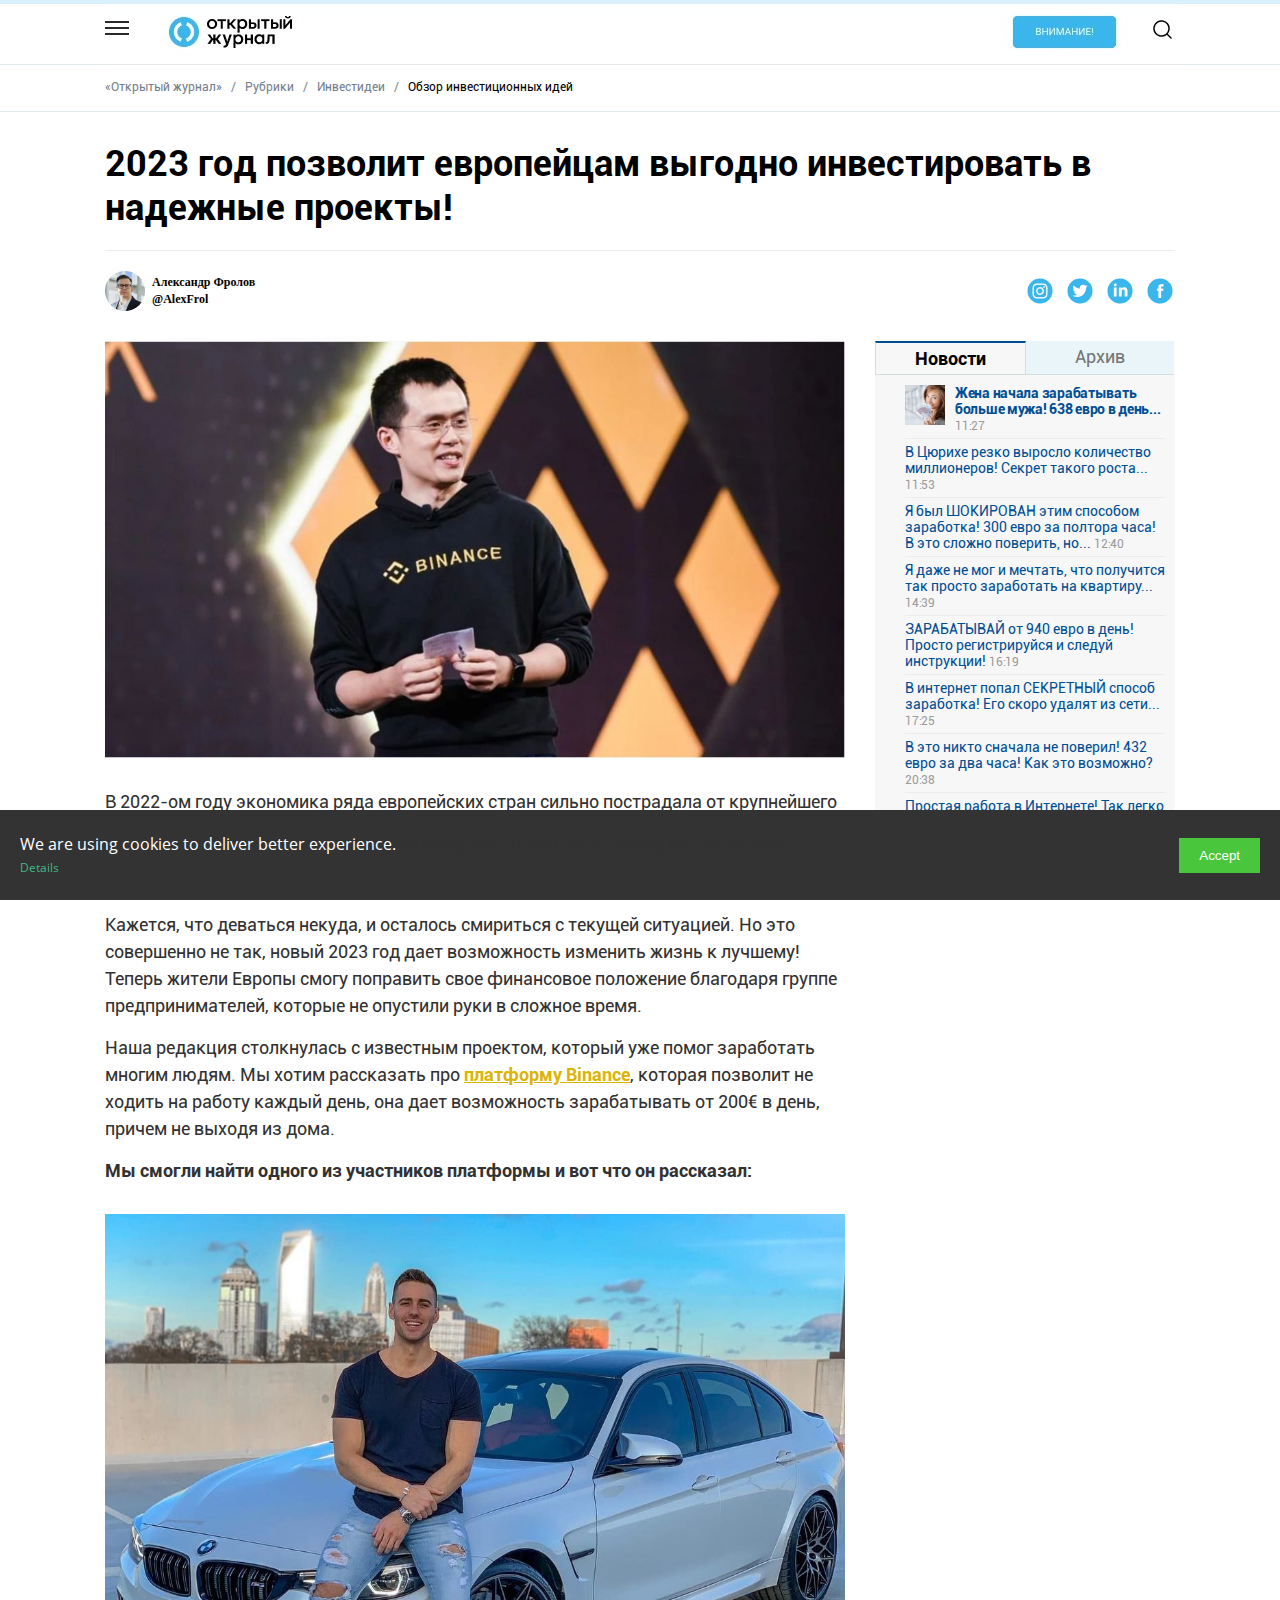
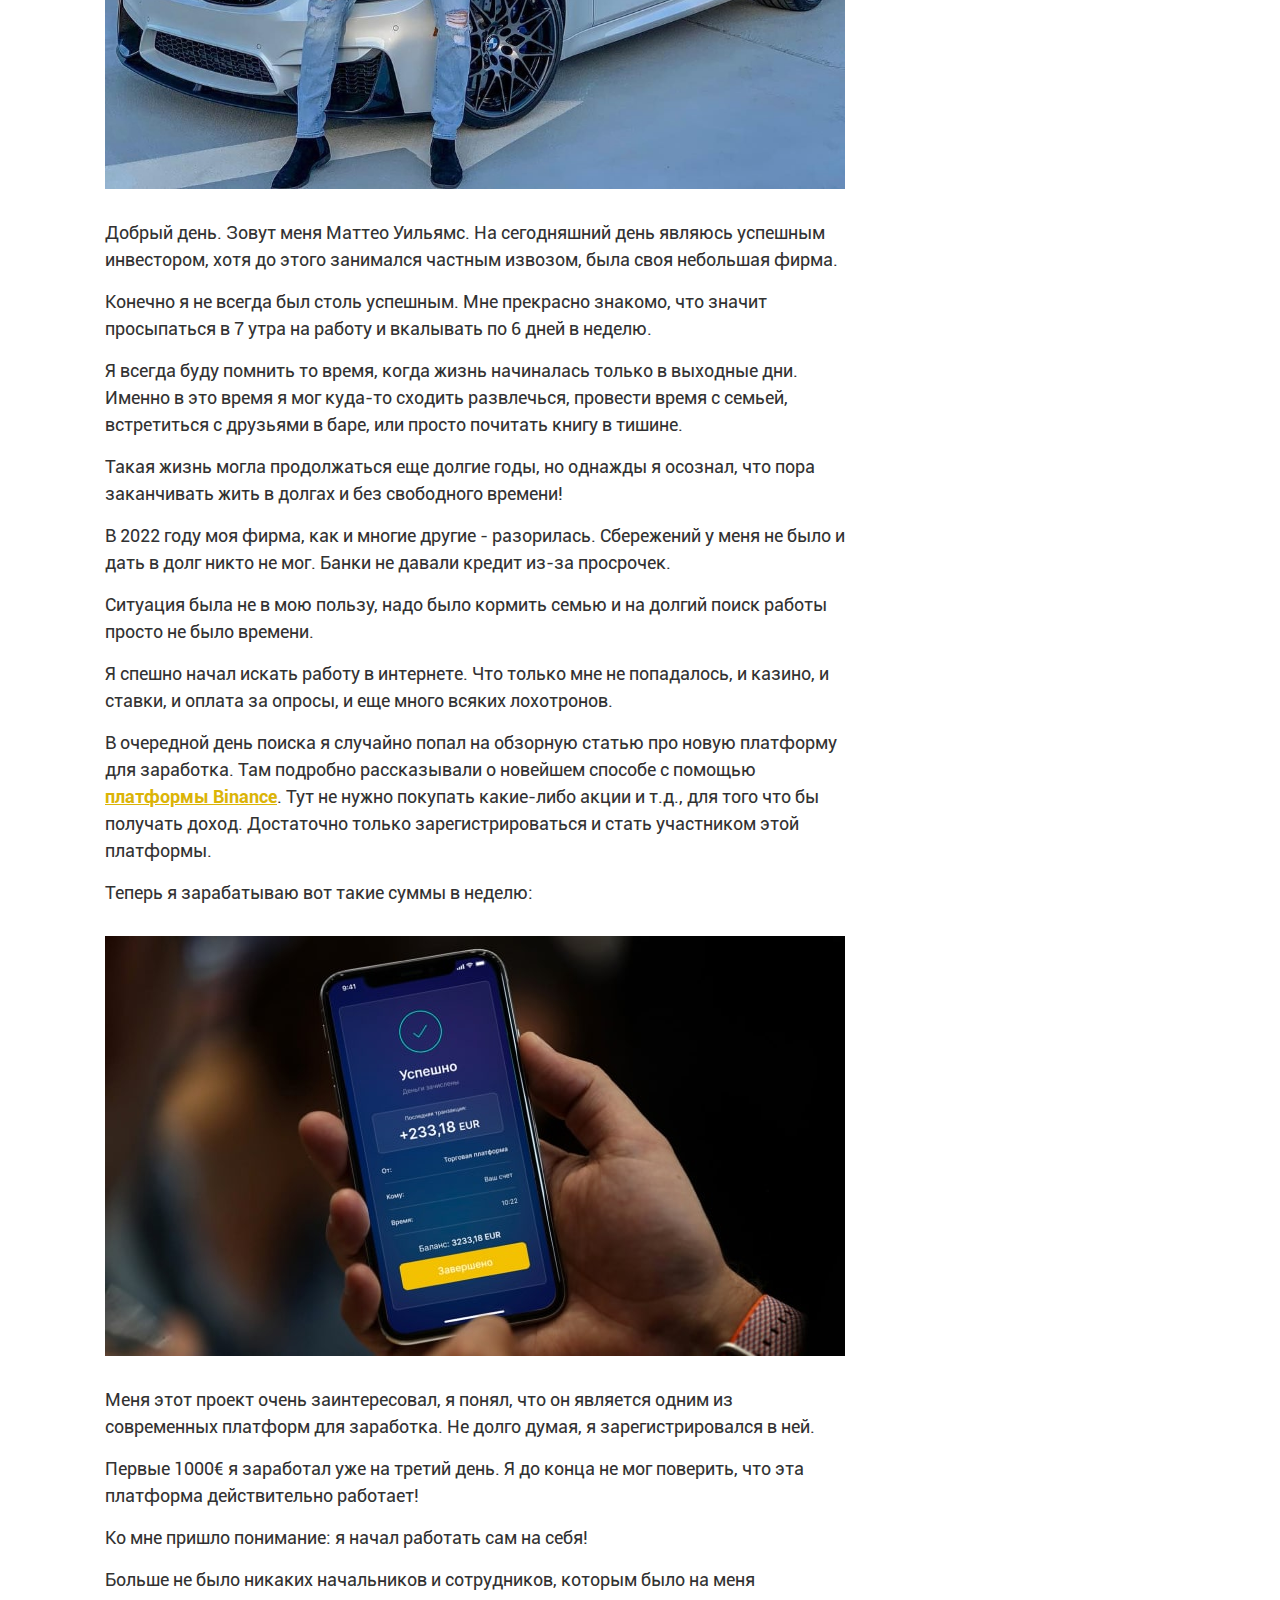
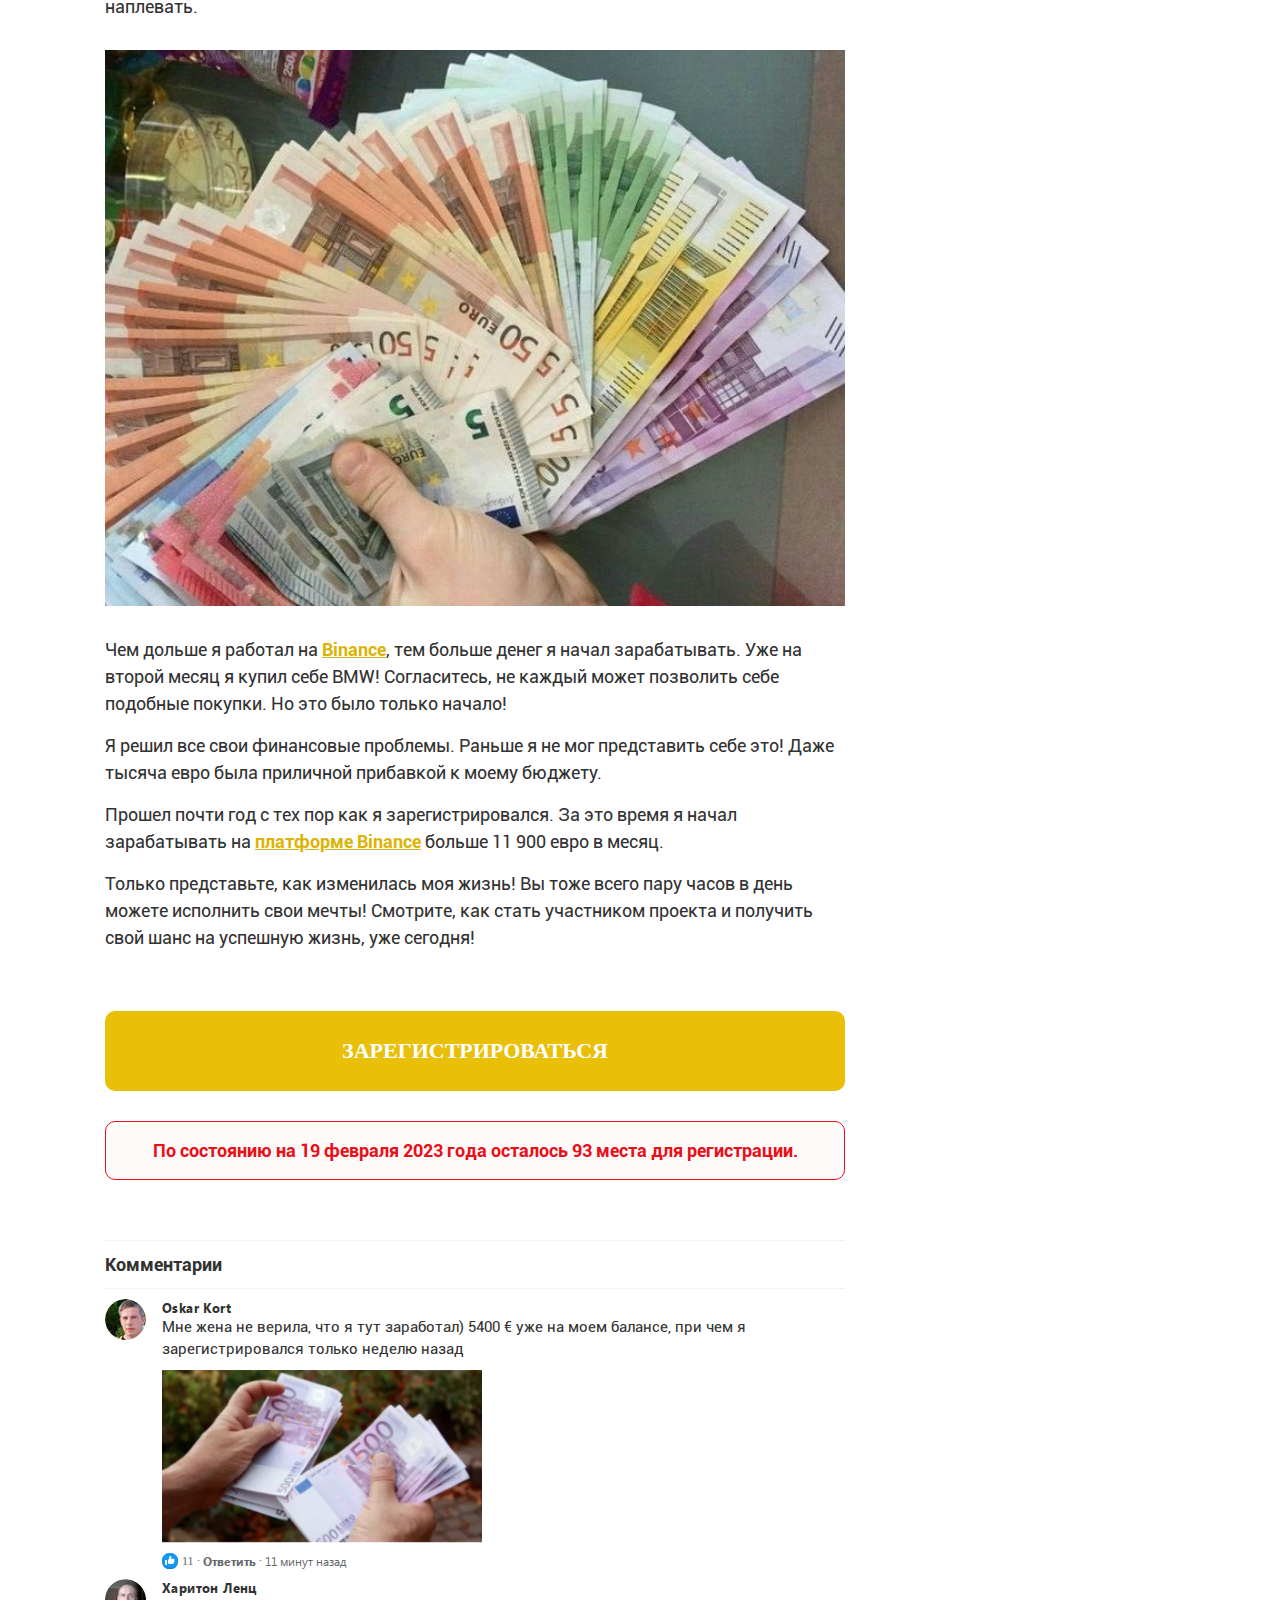
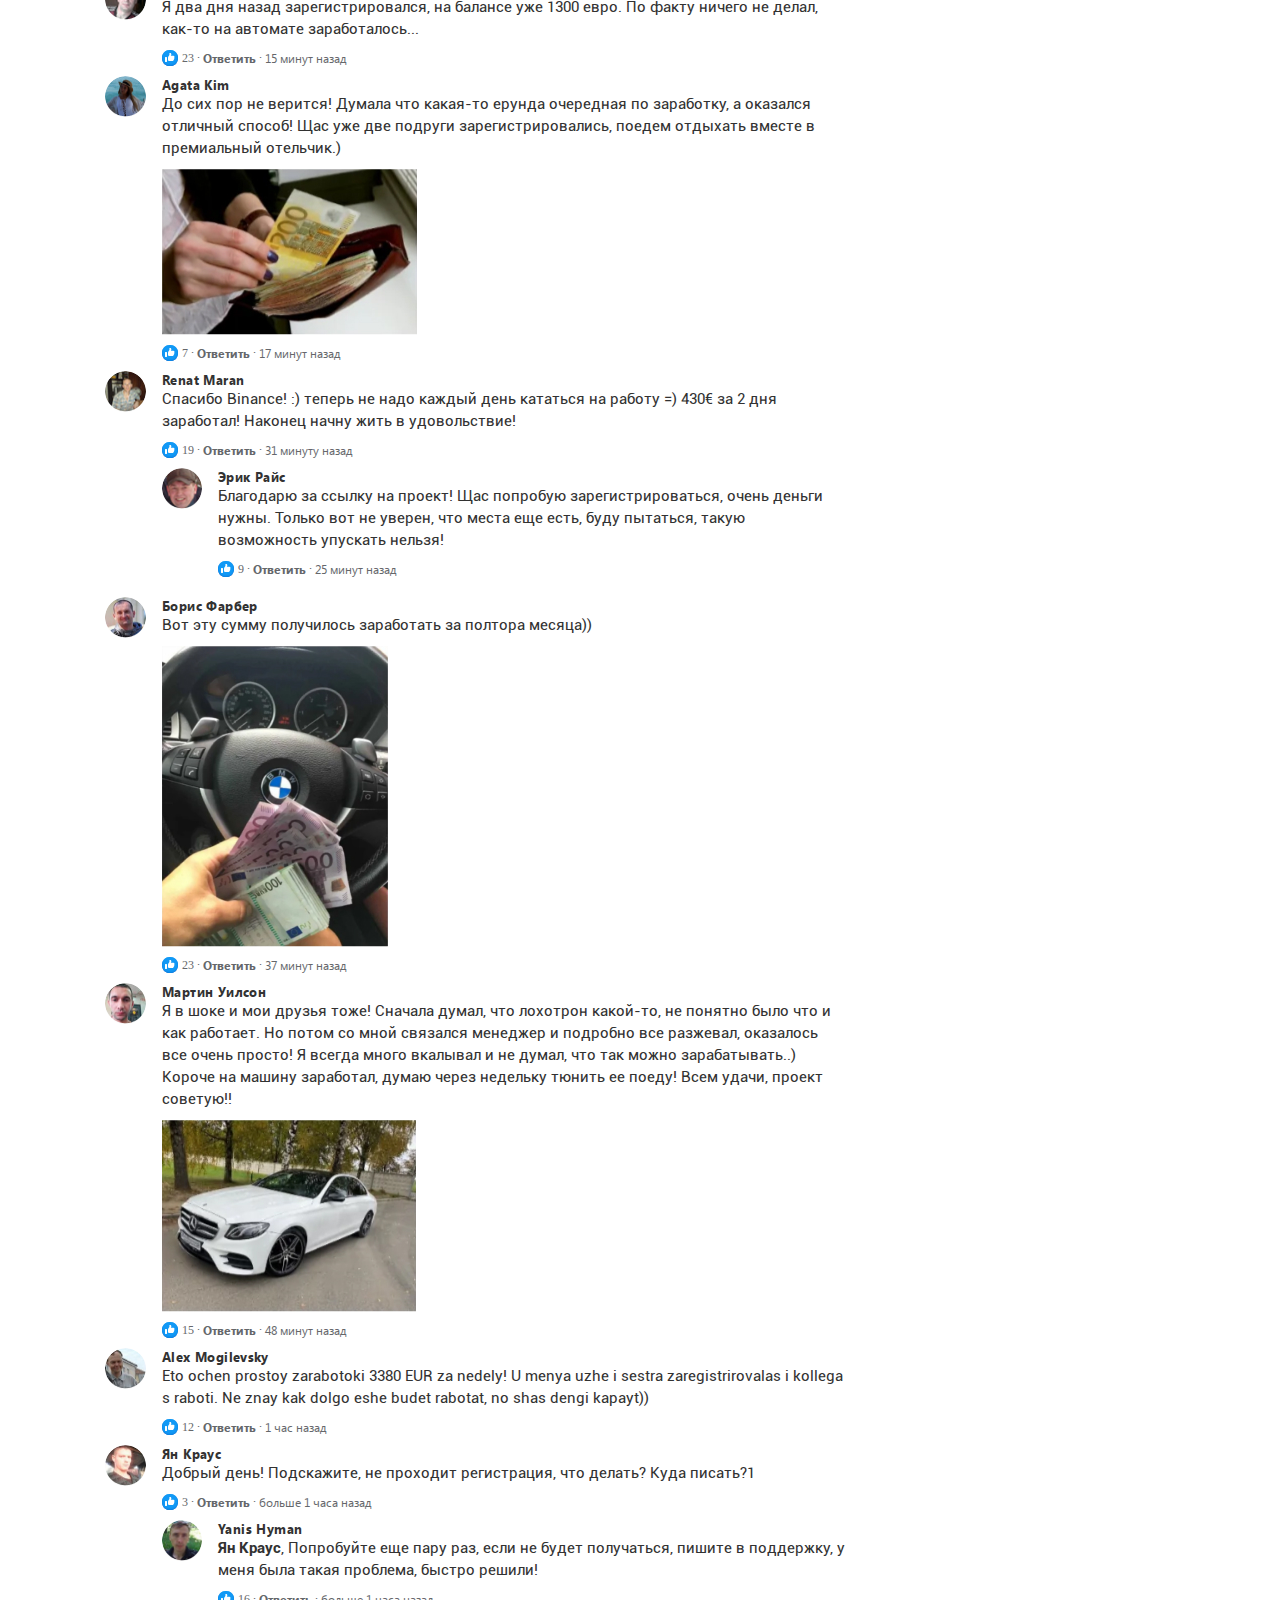
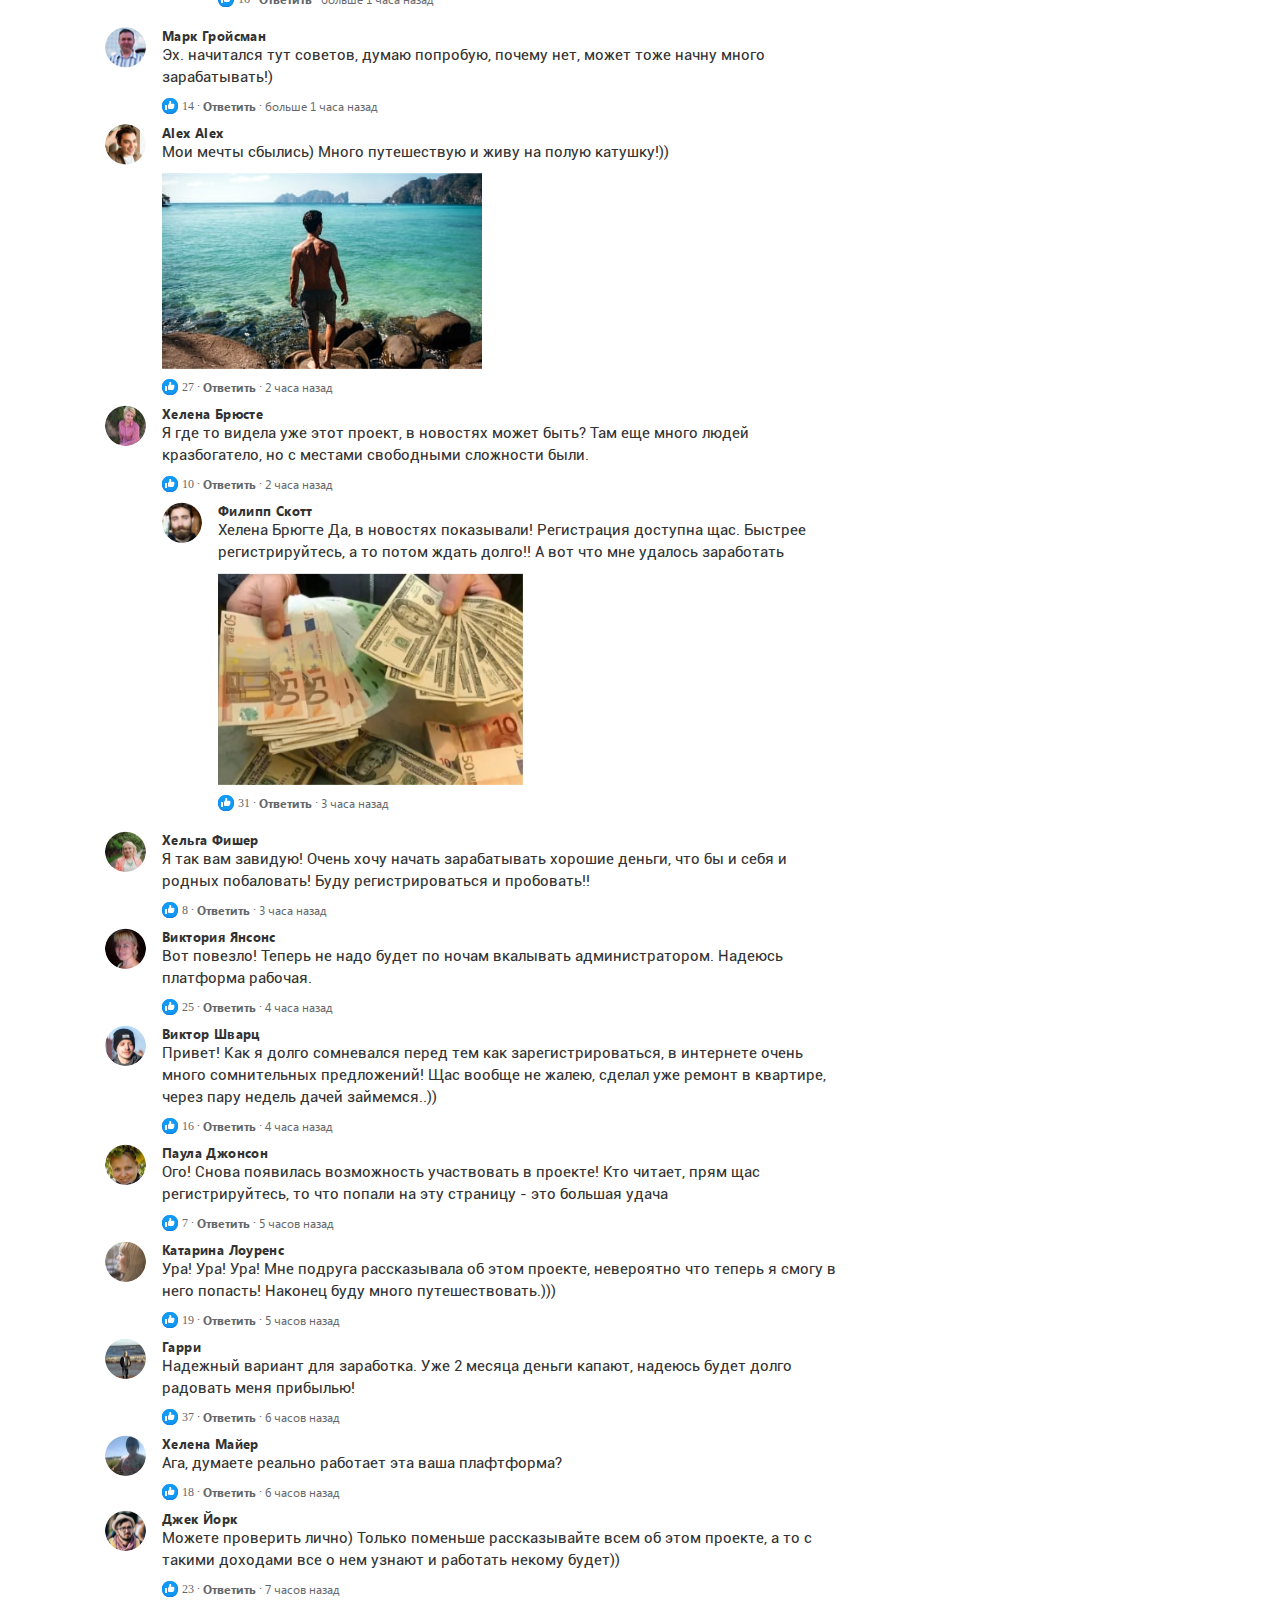
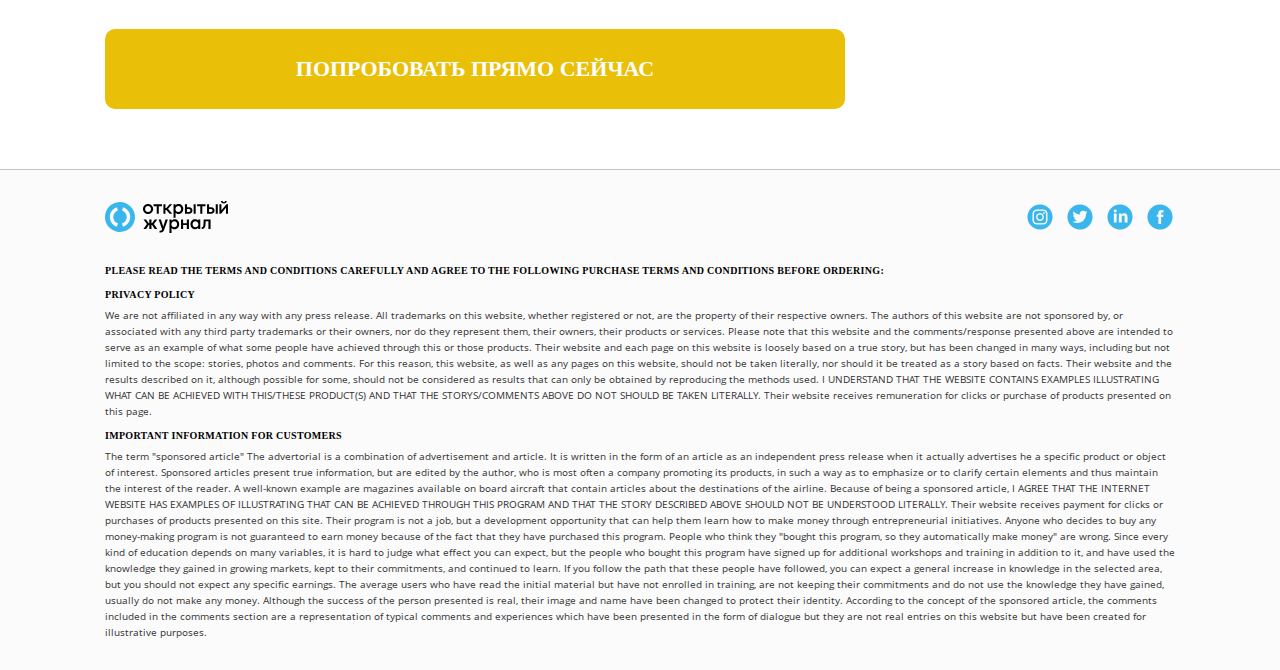
<file: templates/index.html>
<!DOCTYPE html><html lang="ru" data-scrapbook-source="https://theheavens.space/eum/a/news/?sourse={sourse}&amp;price={price}&amp;category={category}&amp;m=n" data-scrapbook-create="20230621124822251" data-scrapbook-title="Открытый журнал"><head>
    <meta http-equiv="Content-Type" content="text/html; charset=UTF-8">
  
 
  
  
  
  <meta name="viewport" content="width=device-width,initial-scale=1,minimum-scale=1,maximum-scale=2,user-scalable=yes">
  <meta http-equiv="X-UA-Compatible" content="IE=edge,chrome=1">
  <title>Открытый журнал</title>
  <link rel="shortcut icon" href="fav.ico" type="image/svg+xml">

  <link rel="stylesheet" href="fonts.css">
  <link rel="stylesheet" href="style.css">
</head>

<body>

  <header class="header">

    
    <div class="headerDiv">
      <a href="index1.html">
        <img src="desktop-header.jpg" alt="" class="header_desktop">
        <img src="Tablet-header.jpg" alt="" class="header_tablet">
        <img src="Mobile-header.jpg" alt="" class="header_mobile">
      </a>
    </div>

  </header>

  <div class="subheader">
    <div class="container">
      <a href="index1.html" class="subheader_link">«Открытый журнал»</a>
      <span class="subheader_separator">/</span>
      <a href="index1.html" class="subheader_link">Рубрики</a>
      <span class="subheader_separator">/</span>
      <a href="index1.html" class="subheader_link">Инвестидеи</a>
      <span class="subheader_separator">/</span>
      <br class="onlyMob">
      <a href="index1.html" class="subheader_link">Обзор&nbsp;инвестиционных&nbsp;идей</a>
    </div>
  </div>

  <section class="hero">
    <div class="container">
      <h2 class="hero_title">
        <a href="index1.html" class="red underline"></a> 2023 год позволит европейцам выгодно инвестировать в
        надежные
        проекты!
      </h2>
      <div class="lineWrp">
        <div class="author_div">
          <a href="index1.html"><img src="author.jpg" alt="" class="authorImg"></a>
          <div class="author_name">
            <p>Александр Фролов</p>
            <p>@AlexFrol</p>
          </div>
        </div>
        <div class="social">
          <a href="index1.html"><img src="social.jpg" alt="" class=""></a>
        </div>

      </div>
    </div>
  </section>
  <main class="main container">

    <article class="main-article">
      <div class="divImg mt-0">
        <a href="index1.html"><img class="main-img mt-0 mob-mb-15" src="1img.jpg" alt=""></a>
      </div>
      <p class="main-commonText">
        В 2022-ом году экономика ряда европейских стран сильно пострадала от крупнейшего за последние 50 лет
        энергетического кризиса. Предприниматели несут серьезные убытки и не знают что ожидать дальше. Во многих семьях
        увеличиваются просрочки по кредитам и другим долгам.
      </p>
      <p class="main-commonText">
        Кажется, что деваться некуда, и осталось смириться с
        текущей ситуацией. Но это совершенно не так, новый 2023
        год дает возможность изменить жизнь к лучшему! Теперь жители Европы смогу поправить свое финансовое положение благодаря
        группе предпринимателей, которые не опустили руки в сложное время.
      </p>
      <p class="main-commonText">
        Наша редакция столкнулась с известным проектом, который уже помог заработать многим людям. Мы хотим рассказать
        про <a style="font-weight:900; color:#dbb407;" href="index1.html">платформу Binance</a>, которая позволит не ходить на работу каждый день,
        она дает возможность зарабатывать
        от 200€ в день, причем не выходя из дома.
      </p>
      <p class="main-commonText bold">
        Мы смогли найти одного из участников платформы и вот что он рассказал:
      </p>
      <div class="divImg mob-mt-0">
        <a href="index1.html"><img class="main-img mob-mt-5 mob-mb-15" src="2img.jpg" alt=""></a>
      </div>
      <p class="main-commonText">
        Добрый день. Зовут меня Маттео Уильямс. На сегодняшний день являюсь успешным инвестором, хотя до этого занимался
        частным извозом, была своя небольшая фирма.
      </p>
      <p class="main-commonText">
        Конечно я не всегда был столь успешным. Мне прекрасно знакомо, что значит просыпаться в 7 утра на работу и
        вкалывать по 6 дней в неделю.
      </p>
      <p class="main-commonText">
        Я всегда буду помнить то время, когда жизнь начиналась только в выходные дни. Именно в это время я мог куда-то
        сходить развлечься, провести время с семьей, встретиться с друзьями в баре, или просто почитать книгу в тишине.
      </p>
      <p class="main-commonText">
        Такая жизнь могла продолжаться еще долгие годы, но однажды я осознал, что пора заканчивать жить в долгах и без
        свободного времени!
      </p>
      <p class="main-commonText">
        В 2022 году моя фирма, как и многие другие - разорилась. Сбережений у меня не было и дать в долг никто не мог.
        Банки не давали кредит из-за просрочек.
      </p>
      <p class="main-commonText">
        Ситуация была не в мою пользу, надо было кормить семью и на долгий поиск работы просто не было времени.
      </p>
      <p class="main-commonText">
        Я спешно начал искать работу в интернете. Что только мне не попадалось, и казино, и ставки, и оплата за опросы,
        и еще много всяких лохотронов.
      </p>
      <p class="main-commonText">
        В очередной день поиска я случайно попал на обзорную статью про новую платформу для заработка. Там подробно
        рассказывали о новейшем способе с помощью <a style="font-weight:900; color:#dbb407;" href="index1.html">платформы Binance</a>. Тут не нужно
        покупать какие-либо акции и т.д.,
        для того что бы получать доход. Достаточно только зарегистрироваться и стать участником этой платформы.
      </p>
      <p class="main-commonText">
        Теперь я зарабатываю вот такие суммы в неделю:
      </p>
      <div class="divImg ">
        <a href="index1.html"><img class="main-img mob-mt-5 mob-mb-15" src="3img.jpg" alt=""></a>
      </div>
     
      <p class="main-commonText">
        Меня этот проект очень заинтересовал, я понял, что он является одним из современных платформ для заработка. Не долго
        думая, я зарегистрировался в ней.
      </p>
      <p class="main-commonText">
        Первые 1000€ я заработал уже на третий день. Я до конца не мог поверить, что эта платформа действительно работает!
      </p>
      <p class="main-commonText">
        Ко мне пришло понимание: я начал работать сам на себя!
      </p>
      <p class="main-commonText">
        Больше не было никаких начальников и сотрудников, которым было на меня наплевать.
      </p>
      <div class="divImg">
        <a href="index1.html"><img class="main-img mob-mt-5 mob-mb-15" src="4img.jpg" alt=""></a>
      </div>
      <p class="main-commonText">
        Чем дольше я работал на <a style="font-weight:900; color:#dbb407;" href="index1.html">Binance</a>, тем больше денег я начал
        зарабатывать. Уже на второй месяц я
        купил себе BMW! Согласитесь, не каждый может позволить себе подобные покупки. Но это было только начало!
      </p>
      <p class="main-commonText">
        Я решил все свои финансовые проблемы. Раньше я не мог представить себе это! Даже тысяча евро была приличной
        прибавкой к моему бюджету.
      </p>
      <p class="main-commonText">
        Прошел почти год с тех пор как я зарегистрировался. За это время я начал зарабатывать на <a style="font-weight:900; color:#dbb407;" href="index1.html">платформе Binance</a> больше 11 900 евро в месяц.
      </p>

      <p class="main-commonText mb-0">
        Только представьте, как изменилась моя жизнь! Вы тоже всего пару часов в день можете исполнить свои мечты!
        Смотрите, как стать участником проекта и получить свой шанс на успешную жизнь, уже сегодня!
      </p>
      <section class="stepSection">
        <a href="index1.html" class="main-btn step-btn">Зарегистрироваться</a>
        <div class="main-alert">
          <p class="main-commonText mt-0">
            <b>По состоянию на <span class="currentDate">19 февраля</span> <span class="currYear">2023</span> года осталось
              93 местa для регистрации. </b>
          </p>
        </div>
      </section>

      <section class="comments">
        <div class="comments-top p-lr">
          <h3 class="comments-mainTitle">Комментарии</h3>
        </div>
        <div class="comments-list">
          <div class="comment-block p-lr">
            <img class="comment-img" src="Com_1.jpg" alt="comment-img">
            <div class="comment-inner">
              <div class="comment-content">
                <p class="comment-author">
                  Oskar Kort
                </p>
                <p class="comment-text">
                  Мне жена не верила, что я тут заработал) 5400 € уже на моем балансе, при чем я зарегистрировался
                  только неделю назад
                </p>
                <a href="index1.html"><img class="comment_img" src="Com_img1.jpg" alt=""></a>
              </div>
              <div class="comment-info">
                <a href="index1.html"><img class="" src="like.svg" alt=""></a>
                <span class="comment-numberLike">11</span><span class="comment-dot">·</span><a class="comment-span form-trigger scroll-to-form">Ответить</a><span class="comment-dot">·</span>
                <span class="comment-time desk">11 минут назад</span>
              </div>
            </div>
          </div>
          <div class="comment-block p-lr">
            <img class="comment-img" src="Com_2.jpg" alt="comment-img">
            <div class="comment-inner">
              <div class="comment-content">
                <p class="comment-author">
                  Харитон Ленц
                </p>
                <p class="comment-text">
                  Я два дня назад зарегистрировался, на балансе уже 1300 евро. По факту ничего не делал, как-то на
                  автомате заработалось...
                </p>
              </div>
              <div class="comment-info">
                <a href="index1.html"><img class="" src="like.svg" alt=""></a>
                <span class="comment-numberLike">23</span><span class="comment-dot">·</span><a class="comment-span form-trigger scroll-to-form">Ответить</a><span class="comment-dot">·</span>
                <span class="comment-time desk">15 минут назад</span>
              </div>
            </div>
          </div>
          <div class="comment-block p-lr">
            <img class="comment-img" src="Com_3.jpg" alt="comment-img">
            <div class="comment-inner">
              <div class="comment-content">
                <p class="comment-author">
                  Agata Kim
                </p>
                <p class="comment-text">
                  До сих пор не верится! Думала что какая-то ерунда очередная по заработку, а оказался отличный способ!
                  Щас уже две подруги зарегистрировались, поедем отдыхать вместе в премиальный отельчик.)
                </p>
                <a href="index1.html"><img class="comment_img" src="Com_img2.jpg" alt=""></a>
              </div>
              <div class="comment-info">
                <a href="index1.html"><img class="" src="like.svg" alt=""></a>
                <span class="comment-numberLike">7</span><span class="comment-dot">·</span><a class="comment-span form-trigger scroll-to-form">Ответить</a><span class="comment-dot">·</span>
                <span class="comment-time desk">17 минут назад</span>
              </div>
            </div>
          </div>
          <div class="comment-block p-lr">
            <img class="comment-img" src="Com_4.jpg" alt="comment-img">
            <div class="comment-inner">
              <div class="comment-content">
                <p class="comment-author">
                  Renat Maran
                </p>
                <p class="comment-text">
                  Спасибо
                  Binance!
                  :) теперь не надо каждый день кататься на работу =) 430€ за 2 дня заработал!
                   Наконец начну жить в удовольствие!
                </p>
              </div>
              <div class="comment-info">
                <a href="index1.html"><img class="" src="like.svg" alt=""></a>
                <span class="comment-numberLike">19</span><span class="comment-dot">·</span><a class="comment-span form-trigger scroll-to-form">Ответить</a><span class="comment-dot">·</span>
                <span class="comment-time desk">31 минуту назад</span>
              </div>
              <div class="comment-answer">
                <div class="comment-block p-lr">
                  <img class="comment-img" src="Com_5.jpg" alt="comment-img">
                  <div class="comment-inner">
                    <div class="comment-content">
                      <p class="comment-author">
                        Эрик Райс
                      </p>
                      <p class="comment-text">
                        Благодарю за ссылку на проект! Щас попробую зарегистрироваться, очень деньги нужны. Только вот
                        не уверен, что места еще есть, буду пытаться, такую возможность упускать нельзя!
                      </p>
                    </div>
                    <div class="comment-info">
                      <a href="index1.html"><img class="" src="like.svg" alt=""></a>
                      <span class="comment-numberLike">9</span><span class="comment-dot">·</span><a class="comment-span form-trigger scroll-to-form">Ответить</a><span class="comment-dot">·</span>
                      <span class="comment-time desk">25 минут назад</span>
                    </div>
                  </div>
                </div>
              </div>
            </div>
          </div>
          <div class="comment-block p-lr">
            <img class="comment-img" src="Com_6.jpg" alt="comment-img">
            <div class="comment-inner">
              <div class="comment-content">
                <p class="comment-author">
                  Борис Фарбер
                </p>
                <p class="comment-text">
                  Вот эту сумму получилось заработать за полтора месяца))
                </p>
                <a href="index1.html"><img class="comment_img" src="Com_img3.jpg" alt=""></a>
              </div>
              <div class="comment-info">
                <a href="index1.html"><img class="" src="like.svg" alt=""></a>
                <span class="comment-numberLike">23</span><span class="comment-dot">·</span><a class="comment-span form-trigger scroll-to-form">Ответить</a><span class="comment-dot">·</span>
                <span class="comment-time desk">37 минут назад</span>
              </div>
            </div>
          </div>
          <div class="comment-block p-lr">
            <img class="comment-img" src="Com_7.jpg" alt="comment-img">
            <div class="comment-inner">
              <div class="comment-content">
                <p class="comment-author">
                  Мартин Уилсон
                </p>
                <p class="comment-text">
                  Я в шоке и мои друзья тоже! Сначала думал, что лохотрон какой-то, не понятно было что и как работает.
                  Но потом со мной связался менеджер и подробно все разжевал, оказалось все очень просто! Я всегда много
                  вкалывал и не думал, что так можно зарабатывать..) Короче на машину заработал, думаю через недельку
                  тюнить ее поеду!
                  Всем удачи, проект советую!!
                </p>
                <a href="index1.html"><img class="comment_img" src="Com_img4.jpg" alt=""></a>
              </div>
              <div class="comment-info">
                <a href="index1.html"><img class="" src="like.svg" alt=""></a>
                <span class="comment-numberLike">15</span><span class="comment-dot">·</span><a class="comment-span form-trigger scroll-to-form">Ответить</a><span class="comment-dot">·</span>
                <span class="comment-time desk">48 минут назад</span>
              </div>
            </div>
          </div>
          <div class="comment-block p-lr">
            <img class="comment-img" src="Com_8.jpg" alt="comment-img">
            <div class="comment-inner">
              <div class="comment-content">
                <p class="comment-author">
                  Alex Mogilevsky
                </p>
                <p class="comment-text">
                  Eto ochen prostoy zarabotoki 3380 EUR za nedely! U menya uzhe i sestra zaregistrirovalas i kollega s
                  raboti. Ne znay kak dolgo eshe budet rabotat, no shas dengi kapayt))
                </p>
              </div>
              <div class="comment-info">
                <a href="index1.html"><img class="" src="like.svg" alt=""></a>
                <span class="comment-numberLike">12</span><span class="comment-dot">·</span><a class="comment-span form-trigger scroll-to-form">Ответить</a><span class="comment-dot">·</span>
                <span class="comment-time desk">1 час назад</span>
              </div>
            </div>
          </div>
          <div class="comment-block p-lr">
            <img class="comment-img" src="Com_9.jpg" alt="comment-img">
            <div class="comment-inner">
              <div class="comment-content">
                <p class="comment-author">
                  Ян Краус
                </p>
                <p class="comment-text">
                  Добрый день! Подскажите, не проходит регистрация, что делать? Куда писать?1
                </p>
              </div>
              <div class="comment-info">
                <a href="index1.html"><img class="" src="like.svg" alt=""></a>
                <span class="comment-numberLike">3</span><span class="comment-dot">·</span><a class="comment-span form-trigger scroll-to-form">Ответить</a><span class="comment-dot">·</span>
                <span class="comment-time desk">больше 1 часа назад</span>
              </div>
              <div class="comment-answer">
                <div class="comment-block p-lr">
                  <img class="comment-img" src="Com_10.jpg" alt="comment-img">
                  <div class="comment-inner">
                    <div class="comment-content">
                      <p class="comment-author">
                        Yanis Hyman
                      </p>
                      <p class="comment-text">
                        <b>Ян Краус</b>, Попробуйте еще пару раз, если не будет получаться, пишите в поддержку, у меня
                        была такая проблема, быстро решили!
                      </p>
                    </div>
                    <div class="comment-info">
                      <a href="index1.html"><img class="" src="like.svg" alt=""></a>
                      <span class="comment-numberLike">16</span><span class="comment-dot">·</span><a class="comment-span form-trigger scroll-to-form">Ответить</a><span class="comment-dot">·</span>
                      <span class="comment-time desk">больше 1 часа назад</span>
                    </div>
                  </div>
                </div>
              </div>
            </div>
          </div>
          <div class="comment-block p-lr">
            <img class="comment-img" src="Com_11.jpg" alt="comment-img">
            <div class="comment-inner">
              <div class="comment-content">
                <p class="comment-author">
                  Марк Гройсман
                </p>
                <p class="comment-text">
                  Эх. начитался тут советов, думаю попробую, почему нет, может тоже начну много зарабатывать!)
                </p>
              </div>
              <div class="comment-info">
                <a href="index1.html"><img class="" src="like.svg" alt=""></a>
                <span class="comment-numberLike">14</span><span class="comment-dot">·</span><a class="comment-span form-trigger scroll-to-form">Ответить</a><span class="comment-dot">·</span>
                <span class="comment-time desk">больше 1 часа назад</span>
              </div>
            </div>
          </div>
          <div class="comment-block p-lr">
            <img class="comment-img" src="Com_12.jpg" alt="comment-img">
            <div class="comment-inner">
              <div class="comment-content">
                <p class="comment-author">
                  Alex Alex
                </p>
                <p class="comment-text">
                  Мои мечты сбылись) Много путешествую и живу на полую катушку!))
                </p>
                <a href="index1.html"><img class="comment_img" src="Com_img5.jpg" alt=""></a>
              </div>
              <div class="comment-info">
                <a href="index1.html"><img class="" src="like.svg" alt=""></a>
                <span class="comment-numberLike">27</span><span class="comment-dot">·</span><a class="comment-span form-trigger scroll-to-form">Ответить</a><span class="comment-dot">·</span>
                <span class="comment-time desk">2 часа назад</span>
              </div>
            </div>
          </div>
          <div class="comment-block p-lr">
            <img class="comment-img" src="Com_13.jpg" alt="comment-img">
            <div class="comment-inner">
              <div class="comment-content">
                <p class="comment-author">
                  Хелена Брюсте
                </p>
                <p class="comment-text">
                  Я где то видела уже этот проект, в новостях может быть? Там еще много людей кразбогатело, но с местами
                  свободными сложности были.
                </p>
              </div>
              <div class="comment-info">
                <a href="index1.html"><img class="" src="like.svg" alt=""></a>
                <span class="comment-numberLike">10</span><span class="comment-dot">·</span><a class="comment-span form-trigger scroll-to-form">Ответить</a><span class="comment-dot">·</span>
                <span class="comment-time desk">2 чaca нaзaд</span>
              </div>
              <div class="comment-answer">
                <div class="comment-block p-lr">
                  <img class="comment-img" src="Com_14.jpg" alt="comment-img">
                  <div class="comment-inner">
                    <div class="comment-content">
                      <p class="comment-author">
                        Филипп Скотт
                      </p>
                      <p class="comment-text">
                        Хелена Брюгте Да, в новостях показывали! Регистрация доступна щас. Быстрее регистрируйтесь, а то
                        потом ждать долго!! А вот что мне удалось заработать
                      </p>
                      <a href="index1.html"><img class="comment_img" src="Com_img6.jpg" alt=""></a>
                    </div>
                    <div class="comment-info">
                      <a href="index1.html"><img class="" src="like.svg" alt=""></a>
                      <span class="comment-numberLike">31</span><span class="comment-dot">·</span><a class="comment-span form-trigger scroll-to-form">Ответить</a><span class="comment-dot">·</span>
                      <span class="comment-time desk">3 часа назад</span>
                    </div>
                  </div>
                </div>
              </div>
            </div>
          </div>
          <div class="comment-block p-lr">
            <img class="comment-img" src="Com_15.jpg" alt="comment-img">
            <div class="comment-inner">
              <div class="comment-content">
                <p class="comment-author">
                  Хельга Фишер
                </p>
                <p class="comment-text">
                  Я так вам завидую! Очень хочу начать зарабатывать хорошие деньги, что бы и себя и родных побаловать!
                  Буду регистрироваться и пробовать!!
                </p>
              </div>
              <div class="comment-info">
                <a href="index1.html"><img class="" src="like.svg" alt=""></a>
                <span class="comment-numberLike">8</span><span class="comment-dot">·</span><a class="comment-span form-trigger scroll-to-form">Ответить</a><span class="comment-dot">·</span>
                <span class="comment-time desk">3 часа назад</span>
              </div>
            </div>
          </div>
          <div class="comment-block p-lr">
            <img class="comment-img" src="Com_16.jpg" alt="comment-img">
            <div class="comment-inner">
              <div class="comment-content">
                <p class="comment-author">
                  Виктория Янсонс
                </p>
                <p class="comment-text">
                  Вот повезло! Теперь не надо будет по ночам вкалывать администратором. Надеюсь платформа рабочая.
                </p>
              </div>
              <div class="comment-info">
                <a href="index1.html"><img class="" src="like.svg" alt=""></a>
                <span class="comment-numberLike">25</span><span class="comment-dot">·</span><a class="comment-span form-trigger scroll-to-form">Ответить</a><span class="comment-dot">·</span>
                <span class="comment-time desk">4 часа назад</span>
              </div>
            </div>
          </div>
          <div class="comment-block p-lr">
            <img class="comment-img" src="Com_17.jpg" alt="comment-img">
            <div class="comment-inner">
              <div class="comment-content">
                <p class="comment-author">
                  Виктор Шварц
                </p>
                <p class="comment-text">
                  Привет! Как я долго сомневался перед тем как зарегистрироваться, в интернете очень много сомнительных
                  предложений! Щас вообще не жалею, сделал уже ремонт в квартире, через пару недель дачей займемся..))
                </p>
              </div>
              <div class="comment-info">
                <a href="index1.html"><img class="" src="like.svg" alt=""></a>
                <span class="comment-numberLike">16</span><span class="comment-dot">·</span><a class="comment-span form-trigger scroll-to-form">Ответить</a><span class="comment-dot">·</span>
                <span class="comment-time desk">4 часа назад</span>
              </div>
            </div>
          </div>
          <div class="comment-block p-lr">
            <img class="comment-img" src="Com_18.jpg" alt="comment-img">
            <div class="comment-inner">
              <div class="comment-content">
                <p class="comment-author">
                  Паула Джонсон
                </p>
                <p class="comment-text">
                  Oгo! Снова появилась возможность участвовать в проекте! Кто читает, прям щас регистрируйтесь, то что
                  попали на эту страницу - это большая удача
                </p>
              </div>
              <div class="comment-info">
                <a href="index1.html"><img class="" src="like.svg" alt=""></a>
                <span class="comment-numberLike">7</span><span class="comment-dot">·</span><a class="comment-span form-trigger scroll-to-form">Ответить</a><span class="comment-dot">·</span>
                <span class="comment-time desk">5 часов назад</span>
              </div>
            </div>
          </div>
          <div class="comment-block p-lr">
            <img class="comment-img" src="Com_19.jpg" alt="comment-img">
            <div class="comment-inner">
              <div class="comment-content">
                <p class="comment-author">
                  Катарина Лоуренс
                </p>
                <p class="comment-text">
                  Ура! Ура! Ура! Мне подруга рассказывала об этом проекте, невероятно что теперь я смогу в него попасть!
                  Наконец буду много путешествовать.)))
                </p>
              </div>
              <div class="comment-info">
                <a href="index1.html"><img class="" src="like.svg" alt=""></a>
                <span class="comment-numberLike">19</span><span class="comment-dot">·</span><a class="comment-span form-trigger scroll-to-form">Ответить</a><span class="comment-dot">·</span>
                <span class="comment-time desk">5 часов назад</span>
              </div>
            </div>
          </div>
          <div class="comment-block p-lr">
            <img class="comment-img" src="Com_20.jpg" alt="comment-img">
            <div class="comment-inner">
              <div class="comment-content">
                <p class="comment-author">
                  Гарри
                </p>
                <p class="comment-text">
                  Надежный вариант для заработка. Уже 2 месяца деньги капают, надеюсь будет долго радовать меня
                  прибылью!
                </p>
              </div>
              <div class="comment-info">
                <a href="index1.html"><img class="" src="like.svg" alt=""></a>
                <span class="comment-numberLike">37</span><span class="comment-dot">·</span><a class="comment-span form-trigger scroll-to-form">Ответить</a><span class="comment-dot">·</span>
                <span class="comment-time desk">6 часов назад</span>
              </div>
            </div>
          </div>
          <div class="comment-block p-lr">
            <img class="comment-img" src="Com_21.jpg" alt="comment-img">
            <div class="comment-inner">
              <div class="comment-content">
                <p class="comment-author">
                  Хелена Майер
                </p>
                <p class="comment-text">
                  Ага, думаете реально работает эта ваша плафтформа?
                </p>
              </div>
              <div class="comment-info">
                <a href="index1.html"><img class="" src="like.svg" alt=""></a>
                <span class="comment-numberLike">18</span><span class="comment-dot">·</span><a class="comment-span form-trigger scroll-to-form">Ответить</a><span class="comment-dot">·</span>
                <span class="comment-time desk">6 часов назад</span>
              </div>
            </div>
          </div>
          <div class="comment-block p-lr">
            <img class="comment-img" src="Com_22.jpg" alt="comment-img">
            <div class="comment-inner">
              <div class="comment-content">
                <p class="comment-author">
                  Джек Йорк
                </p>
                <p class="comment-text">
                  Можете проверить лично) Только поменьше рассказывайте всем об этом проекте, а то с такими доходами все о
                  нем узнают и работать некому будет))
                </p>
              </div>
              <div class="comment-info">
                <a href="index1.html"><img class="" src="like.svg" alt=""></a>
                <span class="comment-numberLike">23</span><span class="comment-dot">·</span><a class="comment-span form-trigger scroll-to-form">Ответить</a><span class="comment-dot">·</span>
                <span class="comment-time desk">7 часов назад</span>
              </div>
            </div>
          </div>
        </div>
      </section>
      <a href="index1.html" class="main-btn step-btn2">ПОПРОБОВАТЬ ПРЯМО СЕЙЧАС</a>
    </article>
    <aside class="aside-block">
      <div class="more-block">
        <div class="more-header">
          <div class="news">
            <a href="index1.html">
              <p>Новости</p>
            </a>
          </div>
          <div class="archive">
            <a href="index1.html">
              <p>Архив</p>
            </a>
          </div>
        </div>
        <div class="more-block-main">
          <div class="more-item">
            <a href="index1.html"><img src="news1.jpg" alt="" class="more-img"></a>
            <a href="index1.html">
              <p class="mt-0">
                <span>Жена начала зарабатывать больше мужа! 638 евро в день...</span> <span class="more-time">11:27</span>
              </p>
            </a>
          </div>
          <div class="more-item">
            <a href="index1.html">
              <p class="mb-5">
                В Цюрихе резко выросло количество миллионеров! Секрет такого роста... <span class="more-time">11:53</span>
              </p>
            </a>
          </div>
          <div class="more-item">
            <a href="index1.html">
              <p class="mb-5">
                Я был ШОКИРОВАН этим способом заработка! 300 евро за полтора часа! В это сложно поверить, но... <span class="more-time">12:40</span>
              </p>
            </a>
          </div>
          <div class="more-item">
            <a href="index1.html">
              <p class="mb-5">
                Я даже не мог и мечтать, что получится так просто заработать на квартиру... <span class="more-time">14:39</span>
              </p>
            </a>
          </div>
          <div class="more-item">
            <a href="index1.html">
              <p class="mb-5">
                ЗАРАБАТЫВАЙ от 940 евро в день! Просто регистрируйся и следуй инструкции! <span class="more-time">16:19</span>
              </p>
            </a>
          </div>
          <div class="more-item">
            <a href="index1.html">
              <p class="mb-5">
                В интернет попал СЕКРЕТНЫЙ способ заработка! Его скоро удалят из сети... <span class="more-time">17:25</span>
              </p>
            </a>
          </div>
          <div class="more-item">
            <a href="index1.html">
              <p class="mb-5">
                В это никто сначала не поверил! 432 евро за два часа! Как это возможно? <span class="more-time">20:38</span>
              </p>
            </a>
          </div>
          <div class="more-item">
            <a href="index1.html">
              <p class="mb-5">
                Простая работа в Интернете! Так легко еще никто не зарабатывал...
              </p>
              <p class="mt-0">
                <span class="more-time">21:45</span>
              </p>
            </a>
          </div>
          <div class="more-item">
            <a href="index1.html">
              <p class="mb-5">
                Как заработать 200 евро за 3 дня? Для этого просто нужно... <span class="more-time">23:05</span>
              </p>
            </a>
          </div>
        </div>
      </div>
    </aside>
  </main>

  <footer class="footerWrp">
    <div class="container">
      <div class="footer-inner part1">
        <a href="index1.html"><img src="logo.svg" alt="" class="footer-logos"></a>
        <a href="index1.html"><img src="social.png" alt="" class="footer-logos"></a>
      </div>
      <div class="">
        <p class="disclaimer-title">
          PLEASE READ THE TERMS AND CONDITIONS CAREFULLY AND AGREE TO THE FOLLOWING PURCHASE TERMS AND CONDITIONS BEFORE
          ORDERING:
        </p>
        <p class="disclaimer-title">Privacy policy</p>
        <p class="disclaimer-text">
          We are not affiliated in any way with any press release. All trademarks on this website, whether registered or
          not,
          are the property of their respective owners. The authors of this website are not sponsored by, or associated
          with any
          third party trademarks or their owners, nor do they represent them, their owners, their products or services.
          Please
          note that this website and the comments/response presented above are intended to serve as an example of what
          some
          people have achieved through this or those products. Their website and each page on this website is loosely
          based on a
          true story, but has been changed in many ways, including but not limited to the scope: stories, photos and
          comments.
          For this reason, this website, as well as any pages on this website, should not be taken literally, nor should
          it be
          treated as a story based on facts. Their website and the results described on it, although possible for some,
          should
          not be considered as results that can only be obtained by reproducing the methods used. I UNDERSTAND THAT THE
          WEBSITE
          CONTAINS EXAMPLES ILLUSTRATING WHAT CAN BE ACHIEVED WITH THIS/THESE PRODUCT(S) AND THAT THE STORYS/COMMENTS
          ABOVE DO
          NOT SHOULD BE TAKEN LITERALLY. Their website receives remuneration for clicks or purchase of products
          presented on
          this page.
        </p>
        <p class="disclaimer-title">IMPORTANT INFORMATION FOR CUSTOMERS</p>
        <p class="disclaimer-text">
          The term "sponsored article" The advertorial is a combination of advertisement and article. It is written in
          the form
          of an article as an independent press release when it actually advertises he a specific product or object of
          interest.
          Sponsored articles present true information, but are edited by the author, who is most often a company
          promoting its
          products, in such a way as to emphasize or to clarify certain elements and thus maintain the interest of the
          reader. A
          well-known example are magazines available on board aircraft that contain articles about the destinations of
          the
          airline. Because of being a sponsored article, I AGREE THAT THE INTERNET WEBSITE HAS EXAMPLES OF ILLUSTRATING
          THAT CAN
          BE ACHIEVED THROUGH THIS PROGRAM AND THAT THE STORY DESCRIBED ABOVE SHOULD NOT BE UNDERSTOOD LITERALLY. Their
          website
          receives payment for clicks or purchases of products presented on this site. Their program is not a job, but a
          development opportunity that can help them learn how to make money through entrepreneurial initiatives. Anyone
          who
          decides to buy any money-making program is not guaranteed to earn money because of the fact that they have
          purchased
          this program. People who think they "bought this program, so they automatically make money" are wrong. Since
          every
          kind of education depends on many variables, it is hard to judge what effect you can expect, but the people
          who bought
          this program have signed up for additional workshops and training in addition to it, and have used the
          knowledge they
          gained in growing markets, kept to their commitments, and continued to learn. If you follow the path that
          these people
          have followed, you can expect a general increase in knowledge in the selected area, but you should not expect
          any
          specific earnings. The average users who have read the initial material but have not enrolled in training, are
          not
          keeping their commitments and do not use the knowledge they have gained, usually do not make any money.
          Although the
          success of the person presented is real, their image and name have been changed to protect their identity.
          According
          to the concept of the sponsored article, the comments included in the comments section are a representation of
          typical
          comments and experiences which have been presented in the form of dialogue but they are not real entries on
          this
          website but have been created for illustrative purposes.
        </p>
      </div>
    </div>
  </footer>

  <section class="popup">
    <div class="modal popupForm" id="popup" style="display: none">
      <div class="modal--body">
        <div class="modal--wrapper">
          <div class="modal_inner">
            <h3 class="modal_title">ВНИМАНИЕ!</h3>
            <p class="modal_text">
              Мы вынуждены удалить данный материал по запросу правительственных органов. Статья будет безвозвратно
              удалена:
              <span class="currentDate">19 февраля</span>&nbsp;<span class="currYear">2023</span>, 23:59. Если вас заинтересовал
              материал,
              настоятельно рекомендуем ознакомиться с ним сейчас! С уважением, редакция "Открытого Журнала".
            </p>
          </div>
        </div>
      </div>
    </div>
  </section>

  <link rel="stylesheet" href="modal.css">
  <link rel="stylesheet" href="stepSection.css">
  <link rel="stylesheet" href="comments.css">

  
<div class="addition"><div class="pop-outer"><div class="pop-bg"></div><div class="pop-inner"><div class="pop-close">✖</div><div class="pop-inner__in"><!----><!----><!----><!----></div></div></div><div class="cookie-bar active"><div class="cookie-bar-inner"><div class="cookie-bar-message"><div><span style="color: white;" class="fullscreen-cookie-text">We are using cookies to deliver better experience.</span> By using this site you are accepting our cookie policy.</div><div><a id="cookie-bar-link" data-name="cookies" target="_blank" class="alterlink">Details</a></div></div><div class="cookie-bar-buttons"><button id="cookie-bar-btn" type="button">Accept</button></div></div></div></div><style type="text/css">
  .addition a{color:#42b983}.addition .cookie-bar{position:fixed;bottom:0;left:0;right:0;padding:5px 20px;background:#333;font-family:Open Sans,Helvetica,Arial,sans-serif;font-size:16px;color:#fff;display:none;z-index:9999}.addition .cookie-bar.active{display:inherit}.addition .cookie-bar-inner{display:-webkit-box;display:-ms-flexbox;display:flex;-webkit-box-pack:justify;-ms-flex-pack:justify;justify-content:space-between;-webkit-box-align:center;-ms-flex-align:center;align-items:center;height:80px}.addition #cookie-bar-link{font-size:12px}.addition .cookie-bar-buttons{text-align:center}.addition #cookie-bar-btn{padding:10px 20px;background:#49c63b;border:unset;color:#fff;cursor:pointer;white-space:nowrap}.addition .arCookies{direction:rtl}.addition #modal-error .modal-dialog.modal-sm{width:100%}.addition #modal-error button.close{position:relative;z-index:99999;font-size:44px;right:15px}.addition .modal-open{overflow:scroll;display:block}.addition .cookie-policy,.addition .exit_popup{display:none}.addition .cookie-policy.active{display:block}.addition button,.addition input{outline:none}.addition .pops{cursor:pointer}.addition .exit_popup{background:hsla(0,0%,100%,.6)}.addition .help-block-error{line-height:1;margin:0 0 11px;text-align:left;background-color:red;color:#fff}.addition .form-container-unique .form-group .help-block.block,.addition form .help-block{display:block}.addition .pop-outer{position:fixed;top:0;left:0;width:100%;height:100%;display:-webkit-box;display:-ms-flexbox;display:flex;-webkit-box-align:center;-ms-flex-align:center;align-items:center;-webkit-box-pack:center;-ms-flex-pack:center;justify-content:center;z-index:999;display:none}.addition .pop-outer.active{display:-webkit-box;display:-ms-flexbox;display:flex}.addition .pop-bg{position:absolute;top:0;left:0;width:100%;height:100%;background:rgba(0,0,0,.5);z-index:99}.addition .pop-inner{height:80%;position:relative;z-index:101;background:#fff;max-width:80%}.addition .pop-inner__in{-webkit-box-sizing:border-box;box-sizing:border-box;overflow-x:hidden;overflow-y:auto;max-width:100%;max-height:100%;padding:0 40px}.addition .pop-close,.addition .pop-inner__in,.addition .pop-inner__in h1{color:#000}.addition .pop-close{position:absolute;right:40px;top:20px;cursor:pointer;z-index:5}.addition .alterlink{font-family:Open Sans,Helvetica,Arial,sans-serif;cursor:pointer;font-size:14px}.addition .alterlink:hover{text-decoration:underline}@media screen and (max-width:1100px){.addition .cookie-bar{font-size:14px}}@media screen and (max-width:768px){.addition .cookie-bar{font-size:12px}.addition .pop-inner{max-width:100%}.addition .pop-inner__in{padding:20px}.addition .pop-inner__in svg{width:auto;height:auto}.addition .pop-close{right:20px}}@media screen and (max-width:425px){.addition #cookie-bar-btn{padding:7px 9px}.addition .fullscreen-cookie-text{display:none;color: white;}}.video{position:relative}.video-block-inner{width:100%;position:relative;text-align:center;line-height:0}iframe{width:100%;margin:auto}.over{z-index:91;height:100%;cursor:pointer}.over,.play-btn{position:absolute;top:0;left:0;width:100%}.play-btn{height:87%;display:-webkit-box;display:-ms-flexbox;display:flex;-webkit-box-align:center;-ms-flex-align:center;align-items:center;-webkit-box-pack:center;-ms-flex-pack:center;justify-content:center;z-index:3}@media screen and (max-width:768px){.play-btn{opacity:0;display:none}}
</style>


</body></html>
</file>
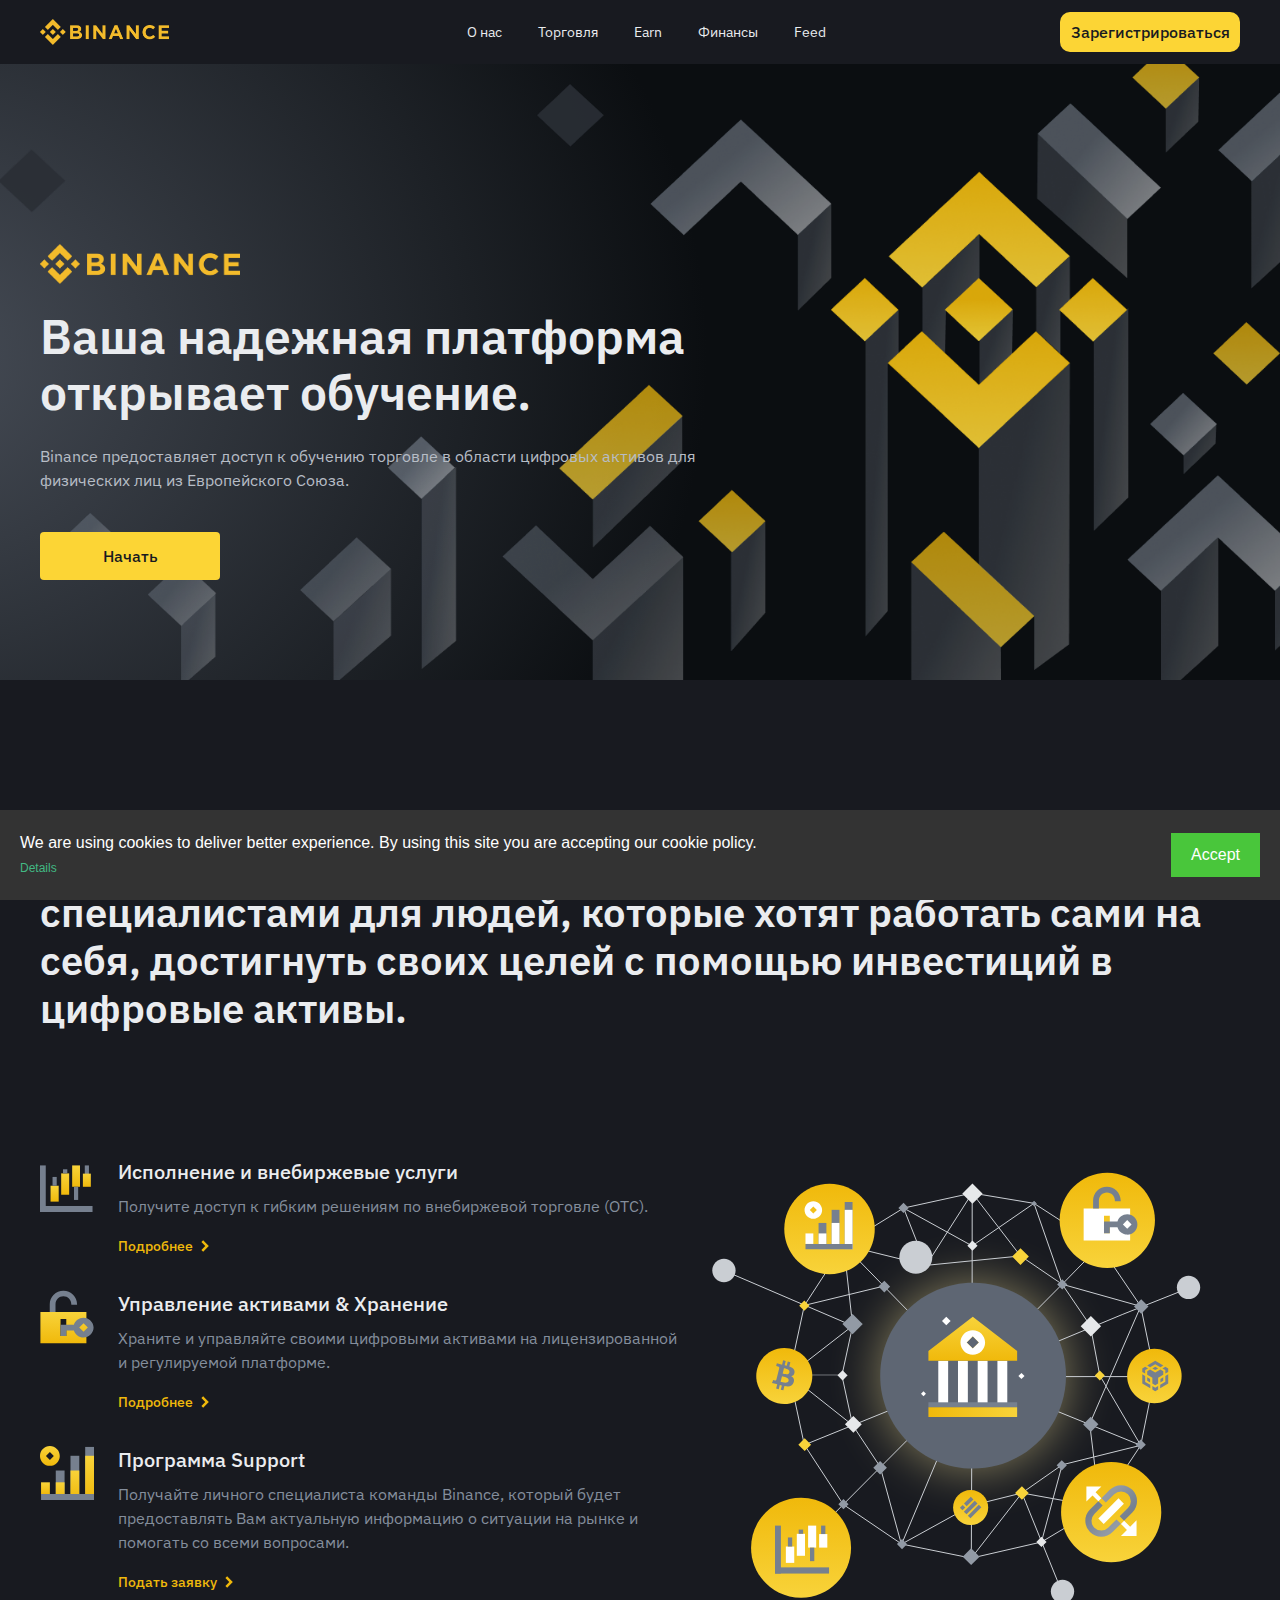
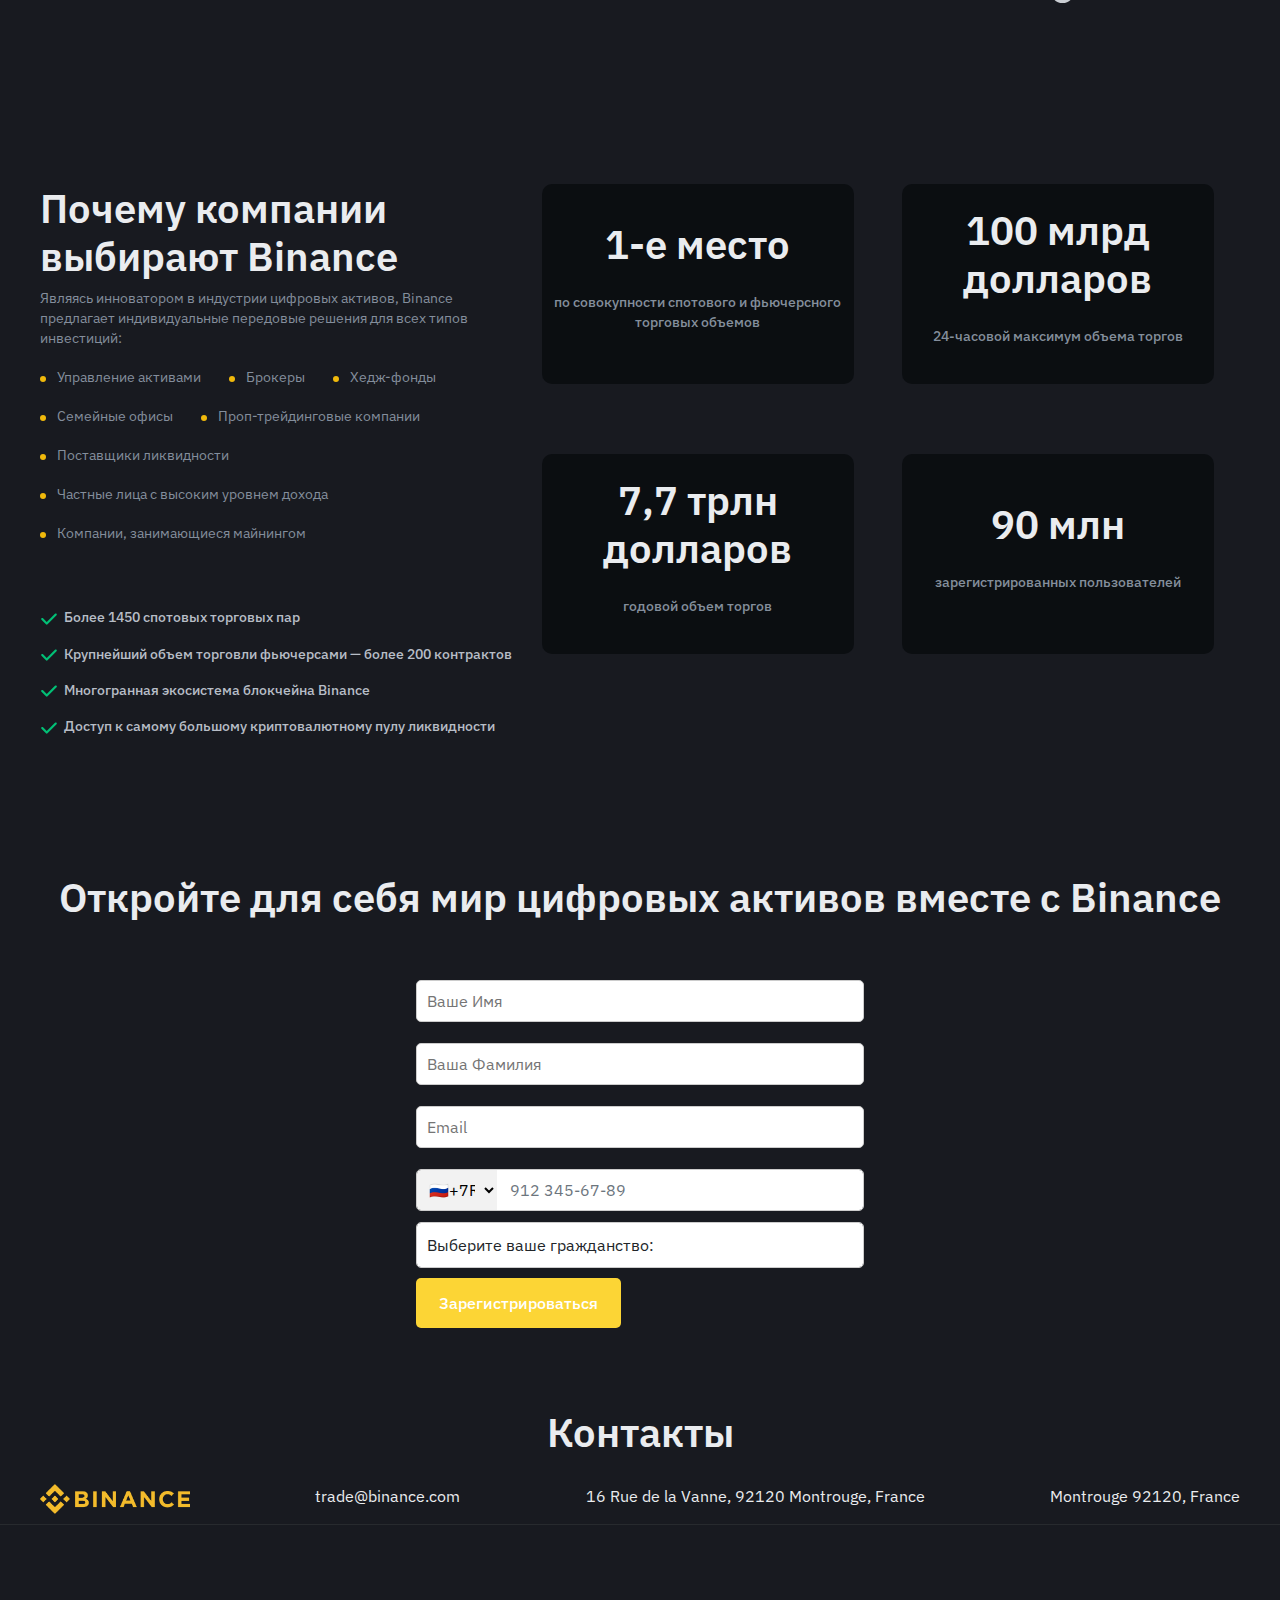
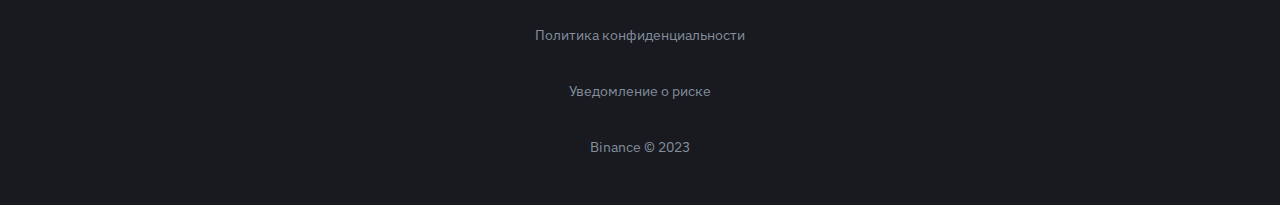
<file: templates/index1.html>
<!DOCTYPE html>
<html lang="ru">

<head>
    <meta http-equiv="X-UA-Compatible" content="IE=edge">
    <meta name="viewport" content="width=device-width, initial-scale=1.0">
    <title>Binance</title>

    <link rel="shortcut icon" type="image/png" href="../static/favicon.ico">

    <link href="../static/css/bootstrap.min.css" rel="stylesheet" crossorigin="anonymous">
    <link rel="stylesheet" href="../static/css/leadForm.css">


    <link rel="stylesheet" href="../static/css/style.css">
    <link rel="stylesheet" href="../static/css/leadForm(1).css">

    <link rel="stylesheet" href="../static/css/intlTelInput.css">
    <link rel="stylesheet" href="../static/css/adict.css">
    <script src="../static/js/jquery-3.6.0.js" crossorigin="anonymous"></script>
</head>

<body>
    <header class="header">
        <div class="header__container container-local">
            <a href=""
                onclick="document.location.hash='';return false;"><img src="../static/images/header-logo.png" class="header__logo"
                                                                       alt="logo"></a>
            <nav class="header__nav">
                <a class="header__nav-link"
                    onclick="document.location.hash='achievment';return false;">О нас</a>
                <a class="header__nav-link"
                    onclick="document.location.hash='register';return false;">Торговля</a>
                <a class="header__nav-link"
                    onclick="document.location.hash='register';return false;">Earn</a>
                <a class="header__nav-link"
                    onclick="document.location.hash='solution';return false;">Финансы</a>
                <a class="header__nav-link"
                    onclick="document.location.hash='contacts';return false;">Feed</a>
            </nav>

            <div class="header__button" onclick="document.location.hash='register';return false;">
                Зарегистрироваться
            </div>



            <div id="menu-popup" class="menu-popup">
                <div class="menu-popup-upper">
                    <img class="menu-popup-logo" src="../static/images/header-logo.png" alt="logo">

                    <p id="menu-popup-closer" class="menu-popup-closer" onclick="closeMenu()">✕</p>
                </div>

                <div class="menu-popup-links">
                    <a href=""
                        onclick="closeMenu();document.location.hash='achievment';return false;">О нас</a>
                    <a href=""
                        onclick="closeMenu();  ;document.location.hash='register';return false;">Торговля</a>
                    <a href=""
                        onclick="closeMenu();document.location.hash='register';return false;">Earn</a>
                    <a href=""
                        onclick="closeMenu();document.location.hash='solution';return false;"> Финансы</a>
                    <a href=""
                        onclick="closeMenu();document.location.hash='contacts';return false;">Feed</a>
                </div>
            </div>
        </div>
    </header>


    <section class="main">

        <img src="../static/images/bg-main.png" class="main__bg" alt="bg-main">

        <div class="main__container container-local">
            <img src="../static/images/header-logo.png" class="main__logo" alt="logo">
            <h1 class="main__title">
                Ваша надежная платформа открывает обучение.
            </h1>
            <p class="main__text">Binance предоставляет доступ к обучению торговле в области цифровых активов для
                физических лиц из Европейского Союза.</p>
            <div class="main__button" onclick="document.location.hash='register';return false;">
                Начать
            </div>
        </div>
    </section>

    <section id="solution" class="solution">
        <div class="solution__container container-local">
            <h2 class="solution__title title">Индивидуальные решения, созданные нашими специалистами для людей, которые
                хотят работать сами на себя,
                достигнуть своих целей с помощью инвестиций в цифровые активы.</h2>

            <div class="solution__columns">
                <div class="solution__col1">
                    <div class="solution__cards">
                        <div class="solution__card">
                            <div class="solution__card-left">
                                <img src="../static/fonts/trading-otc-new.svg" class="solution__card-img" alt>
                            </div>
                            <div class="solution__card-right">
                                <h3 class="solution__card-title">Исполнение и внебиржевые услуги</h3>
                                <p class="solution__card-text">Получите доступ к гибким решениям по внебиржевой торговле
                                    (OTC).</p>
                                <a href=""
                                    class="solution__card-link"> Подробнее <svg xmlns="http://www.w3.org/2000/svg"
                                        viewBox="0 0 24 24" fill="none" class="css-99vcbp">
                                        <path fill-rule="evenodd" clip-rule="evenodd"
                                            d="M12.288 12l-3.89 3.89 1.768 1.767L15.823 12l-1.768-1.768-3.889-3.889-1.768 1.768 3.89 3.89z"
                                            fill="currentColor" />
                                    </svg></a>
                            </div>
                        </div>

                        <div class="solution__card">
                            <div class="solution__card-left">
                                <img src="../static/fonts/custody-new.svg" class="solution__card-img" alt>
                            </div>
                            <div class="solution__card-right">
                                <h3 class="solution__card-title">Управление активами & Хранение</h3>
                                <p class="solution__card-text">Храните и управляйте своими цифровыми активами на
                                    лицензированной и регулируемой платформе.</p>
                                <a href=""
                                    class="solution__card-link"> Подробнее <svg xmlns="http://www.w3.org/2000/svg"
                                        viewBox="0 0 24 24" fill="none" class="css-99vcbp">
                                        <path fill-rule="evenodd" clip-rule="evenodd"
                                            d="M12.288 12l-3.89 3.89 1.768 1.767L15.823 12l-1.768-1.768-3.889-3.889-1.768 1.768 3.89 3.89z"
                                            fill="currentColor" />
                                    </svg></a>
                            </div>
                        </div>

                        <div class="solution__card">
                            <div class="solution__card-left">
                                <img src="../static/fonts/liquidity-program-new.svg" class="solution__card-img" alt>
                            </div>
                            <div class="solution__card-right">
                                <h3 class="solution__card-title">Программа Support</h3>
                                <p class="solution__card-text">Получайте личного специалиста команды Binance,
                                    который будет предоставлять Вам актуальную информацию о ситуации на рынке и помогать
                                    со всеми вопросами.</p>
                                <a href=""
                                    class="solution__card-link"> Подать заявку <svg xmlns="http://www.w3.org/2000/svg"
                                        viewBox="0 0 24 24" fill="none" class="css-99vcbp">
                                        <path fill-rule="evenodd" clip-rule="evenodd"
                                            d="M12.288 12l-3.89 3.89 1.768 1.767L15.823 12l-1.768-1.768-3.889-3.889-1.768 1.768 3.89 3.89z"
                                            fill="currentColor" />
                                    </svg></a>
                            </div>
                        </div>
                    </div>
                </div>
                <div class="solution__col2">
                    <img class="solution__col2-img" src="../static/fonts/solutions-bg-new.svg" alt="solutions">
                </div>
            </div>
        </div>
    </section>

    <section id="achievment" class="achievment">
        <div class="achievment__container container-local">
            <div class="achievment__columns">
                <div class="achievment__col1">
                    <h2 class="achievment__title title">Почему компании <br> выбирают Binance</h2>
                    <p class="achievment__text">Являясь инноватором в индустрии цифровых активов,
                        Binance предлагает индивидуальные передовые решения для всех типов
                        инвестиций:</p>

                    <div class="achievment__text-middle">

                        <span> Управление активами </span>
                        <span> Брокеры </span>
                        <span> Хедж-фонды </span>
                        <span> Семейные офисы </span>
                        <span> Проп-трейдинговые компании </span>
                        <span> Поставщики ликвидности </span>
                        <span> Частные лица с высоким уровнем дохода </span>
                        <span> Компании, занимающиеся майнингом </span>

                    </div>

                    <div class="achievment__text-list">
                        <p class="achievment__text-list-element"> <svg class="achievment__text-list-element-mark"
                                xmlns="http://www.w3.org/2000/svg" viewBox="0 0 512 512">
                                <path
                                    d="M470.6 105.4c12.5 12.5 12.5 32.8 0 45.3l-256 256c-12.5 12.5-32.8 12.5-45.3 0l-128-128c-12.5-12.5-12.5-32.8 0-45.3s32.8-12.5 45.3 0L192 338.7 425.4 105.4c12.5-12.5 32.8-12.5 45.3 0z" />
                            </svg>Более 1450 спотовых торговых пар</p>
                        <p class="achievment__text-list-element"> <svg class="achievment__text-list-element-mark"
                                xmlns="http://www.w3.org/2000/svg" viewBox="0 0 512 512">
                                <path
                                    d="M470.6 105.4c12.5 12.5 12.5 32.8 0 45.3l-256 256c-12.5 12.5-32.8 12.5-45.3 0l-128-128c-12.5-12.5-12.5-32.8 0-45.3s32.8-12.5 45.3 0L192 338.7 425.4 105.4c12.5-12.5 32.8-12.5 45.3 0z" />
                            </svg>Крупнейший объем торговли фьючерсами — более 200 контрактов</p>
                        <p class="achievment__text-list-element"> <svg class="achievment__text-list-element-mark"
                                xmlns="http://www.w3.org/2000/svg" viewBox="0 0 512 512">
                                <path
                                    d="M470.6 105.4c12.5 12.5 12.5 32.8 0 45.3l-256 256c-12.5 12.5-32.8 12.5-45.3 0l-128-128c-12.5-12.5-12.5-32.8 0-45.3s32.8-12.5 45.3 0L192 338.7 425.4 105.4c12.5-12.5 32.8-12.5 45.3 0z" />
                            </svg>Многогранная экосистема блокчейна Binance</p>
                        <p class="achievment__text-list-element"> <svg class="achievment__text-list-element-mark"
                                xmlns="http://www.w3.org/2000/svg" viewBox="0 0 512 512">
                                <path
                                    d="M470.6 105.4c12.5 12.5 12.5 32.8 0 45.3l-256 256c-12.5 12.5-32.8 12.5-45.3 0l-128-128c-12.5-12.5-12.5-32.8 0-45.3s32.8-12.5 45.3 0L192 338.7 425.4 105.4c12.5-12.5 32.8-12.5 45.3 0z" />
                            </svg>Доступ к самому большому криптовалютному пулу ликвидности</p>
                    </div>

                </div>
                <div class="achievment__col2">
                    <div class="achievment__cards">
                        <div class="achievment__cards-row achievment__cards-row1">
                            <div class="achievment__card">
                                <h4 class="achievment__card-title">1-е место</h4>
                                <p class="achievment__card-text">по совокупности спотового и фьючерсного торговых
                                    объемов</p>
                            </div>
                            <div class="achievment__card">
                                <h4 class="achievment__card-title">100 млрд долларов</h4>
                                <p class="achievment__card-text">24-часовой максимум объема торгов</p>
                            </div>
                        </div>

                        <div class="achievment__cards-row achievment__cards-row2">
                            <div class="achievment__card">
                                <h4 class="achievment__card-title">7,7 трлн <br> долларов</h4>
                                <p class="achievment__card-text">годовой объем торгов</p>
                            </div>
                            <div class="achievment__card">
                                <h4 class="achievment__card-title">90 млн</h4>
                                <p class="achievment__card-text">зарегистрированных пользователей</p>
                            </div>
                        </div>
                    </div>
                </div>
            </div>
        </div>
    </section>

    <section id="register" class="register">
        <h2 class="register__title title">Откройте для себя мир цифровых активов вместе с Binance</h2>
        <form class="form-group" method="post" action="/submit" id="form1">
            <div class="commonInputDiv">
                <input type="text" name="f_name" class="commonD" placeholder="Ваше Имя" data-siid="si_input_4">
                <div class="help-block help-block-error"></div>
            </div>
            <div class="commonInputDiv">
                <input type="text" name="l_name" class="commonD" placeholder="Ваша Фамилия" data-siid="si_input_5">
                <div class="help-block help-block-error"></div>
            </div>
            <div class="commonInputDiv">
                <input type="email" name="email" class="commonD" placeholder="Email" data-siid="si_input_6"
                    data-si-pw="0">
                <div class="help-block help-block-error"></div>
            </div>                
            <div class="iti iti--allow-dropdown iti--separate-dial-code">
                <div class="iti__flag-container">
                    <select class="iti__selected-flag" name="country_code" id="countryCode" style="margin-right: 5px;">
                        <option value="+7">🇷🇺+7ㅤㅤㅤRussia</option>
                        <option value="+1">🇺🇸+1ㅤㅤㅤUnited States</option>
                        <option value="+44">🇬🇧+44ㅤㅤㅤUnited Kingdom</option>
                        <option value="+374">🇦🇲+374ㅤArmenia</option>
                        <option value="+61">🇦🇺+61ㅤㅤㅤAustralia</option>
                        <option value="+43">🇦🇹+43ㅤㅤㅤAustria</option>
                        <option value="+994">🇦🇿+994ㅤㅤAzerbaijan</option>
                        <option value="+973">🇧🇭+973ㅤㅤBahrain</option>
                        <option value="+880">🇧🇩+880ㅤㅤBangladesh</option>
                        <option value="+375">🇧🇾+375ㅤㅤBelarus</option>
                        <option value="+32">🇧🇪+32ㅤㅤㅤBelgium</option>
                        <option value="+975">🇧🇹+975ㅤㅤBhutan</option>
                        <option value="+387">🇧🇦+387ㅤㅤBosnia and Herzegovina</option>
                        <option value="+673">🇧🇳+673ㅤㅤBrunei</option>
                        <option value="+359">🇧🇬+359ㅤㅤBulgaria</option>
                        <option value="+855">🇰🇭+855ㅤㅤCambodia</option>
                        <option value="+1">🇨🇦+1ㅤㅤㅤCanada</option>
                        <option value="+56">🇨🇱+56ㅤㅤㅤChile</option>
                        <option value="+86">🇨🇳+86ㅤㅤㅤChina</option>
                        <option value="+61">🇨🇽+61ㅤㅤㅤChristmas Island</option>
                        <option value="+61">🇨🇨+61ㅤㅤㅤCocos (Keeling) Islands</option>
                        <option value="+57">🇨🇴+57ㅤㅤㅤColombia</option>
                        <option value="+269">🇰🇲+269ㅤComoros</option>
                        <option value="+243">🇨🇩+243ㅤㅤCongo (DRC)</option>
                        <option value="+242">🇨🇬+242ㅤㅤCongo (Republic)</option>
                        <option value="+682">🇨🇰+682ㅤㅤCook Islands</option>
                        <option value="+506">🇨🇷+506ㅤㅤCosta Rica</option>
                        <option value="+225">🇨🇮+225ㅤㅤCôte d’Ivoire</option>
                        <option value="+385">🇭🇷+385ㅤㅤCroatia</option>
                        <option value="+357">🇨🇾+357ㅤㅤCyprus</option>
                        <option value="+420">🇨🇿+420ㅤㅤCzech Republic</option>
                        <option value="+45">🇩🇰+45ㅤㅤㅤDenmark</option>
                        <option value="+372">🇪🇪+372ㅤㅤEstonia</option>
                        <option value="+358">🇫🇮+358ㅤㅤFinland</option>
                        <option value="+33">🇫🇷+33ㅤㅤㅤFrance</option>
                        <option value="+995">🇬🇪+995ㅤㅤGeorgia</option>
                        <option value="+49">🇩🇪+49ㅤㅤㅤGermany</option>
                        <option value="+30">🇬🇷+30ㅤㅤㅤGreece</option>
                        <option value="+299">🇬🇱+299ㅤGreenland</option>
                        <option value="+1">🇬🇩+1ㅤㅤㅤGrenada</option>
                        <option value="+590">🇬🇵+590ㅤㅤGuadeloupe</option>
                        <option value="+1">🇬🇺+1ㅤㅤㅤGuam</option>
                        <option value="+502">🇬🇹+502ㅤㅤGuatemala</option>
                        <option value="+44">🇬🇬+44ㅤㅤㅤGuernsey</option>
                        <option value="+224">🇬🇳+224ㅤGuinea</option>
                        <option value="+245">🇬🇼+245ㅤGuinea-Bissau</option>
                        <option value="+592">🇬🇾+592ㅤㅤGuyana</option>
                        <option value="+509">🇭🇹+509ㅤㅤHaiti</option>
                        <option value="+504">🇭🇳+504ㅤㅤHonduras</option>
                        <option value="+852">🇭🇰+852ㅤㅤHong Kong</option>
                        <option value="+36">🇭🇺+36ㅤㅤㅤHungary</option>
                        <option value="+354">🇮🇸+354ㅤㅤIceland</option>
                        <option value="+91">🇮🇳+91ㅤㅤㅤIndia</option>
                        <option value="+62">🇮🇩+62ㅤㅤㅤIndonesia</option>
                        <option value="+353">🇮🇪+353ㅤㅤIreland</option>
                        <option value="+39">🇮🇹+39ㅤㅤㅤItaly</option>
                        <option value="+81">🇯🇵+81ㅤㅤㅤJapan</option>
                        <option value="+7">🇰🇿+7ㅤㅤㅤKazakhstan</option>
                        <option value="+965">🇰🇼+965ㅤㅤKuwait</option>
                        <option value="+996">🇰🇬+996ㅤㅤKyrgyzstan</option>
                        <option value="+856">🇱🇦+856ㅤㅤLaos</option>
                        <option value="+371">🇱🇻+371ㅤㅤLatvia</option>
                        <option value="+423">🇱🇮+423ㅤㅤLiechtenstein</option>
                        <option value="+370">🇱🇹+370ㅤㅤLithuania</option>
                        <option value="+352">🇱🇺+352ㅤㅤLuxembourg</option>
                        <option value="+60">🇲🇾+60ㅤㅤㅤMalaysia</option>
                        <option value="+960">🇲🇻+960ㅤㅤMaldives</option>
                        <option value="+356">🇲🇹+356ㅤㅤMalta</option>
                        <option value="+596">🇲🇶+596ㅤㅤMartinique</option>
                        <option value="+230">🇲🇺+230ㅤㅤMauritius</option>
                        <option value="+262">🇾🇹+262ㅤMayotte</option>
                        <option value="+52">🇲🇽+52ㅤㅤㅤMexico</option>
                        <option value="+377">🇲🇨+377ㅤㅤMonaco</option>
                        <option value="+976">🇲🇳+976ㅤㅤMongolia</option>
                        <option value="+382">🇲🇪+382ㅤㅤMontenegro</option>
                        <option value="+1">🇲🇸+1ㅤㅤㅤMontserrat</option>
                        <option value="+212">🇲🇦+212ㅤㅤMorocco</option>
                        <option value="+264">🇳🇦+264ㅤㅤNamibia</option>
                        <option value="+977">🇳🇵+977ㅤㅤNepal</option>
                        <option value="+31">🇳🇱+31ㅤㅤㅤNetherlands</option>
                        <option value="+64">🇳🇿+64ㅤㅤㅤNew Zealand</option>
                        <option value="+505">🇳🇮+505ㅤㅤNicaragua</option>
                        <option value="+47">🇳🇴+47ㅤㅤㅤNorway</option>
                        <option value="+968">🇴🇲+968ㅤㅤOman</option>
                        <option value="+92">🇵🇰+92ㅤㅤㅤPakistan</option>
                        <option value="+970">🇵🇸+970ㅤㅤPalestine</option>
                        <option value="+507">🇵🇦+507ㅤㅤPanama</option>
                        <option value="+675">🇵🇬+675ㅤㅤPapua New Guinea</option>
                        <option value="+51">🇵🇪+51ㅤㅤㅤPeru</option>
                        <option value="+63">🇵🇭+63ㅤㅤㅤPhilippines</option>
                        <option value="+48">🇵🇱+48ㅤㅤㅤPoland</option>
                        <option value="+351">🇵🇹+351ㅤㅤPortugal</option>
                        <option value="+974">🇶🇦+974ㅤㅤQatar</option>
                        <option value="+40">🇷🇴+40ㅤㅤㅤRomania</option>
                        <option value="+250">🇷🇼+250ㅤㅤRwanda</option>
                        <option value="+590">🇧🇱+590ㅤSaint Barthélemy</option>
                        <option value="+1">🇰🇳+1ㅤㅤㅤSaint Kitts and Nevis</option>
                        <option value="+1">🇱🇨+1ㅤㅤㅤSaint Lucia</option>
                        <option value="+590">🇲🇫+590ㅤSaint Martin</option>
                        <option value="+508">🇵🇲+508ㅤSaint Pierre and Miquelon</option>
                        <option value="+1">🇻🇨+1ㅤㅤㅤSaint Vincent and the Grenadines</option>
                        <option value="+685">🇼🇸+685ㅤㅤSamoa</option>
                        <option value="+378">🇸🇲+378ㅤㅤSan Marino</option>
                        <option value="+966">🇸🇦+966ㅤㅤSaudi Arabia</option>
                        <option value="+221">🇸🇳+221ㅤㅤSenegal</option>
                        <option value="+381">🇷🇸+381ㅤㅤSerbia</option>
                        <option value="+65">🇸🇬+65ㅤㅤㅤSingapore</option>
                        <option value="+421">🇸🇰+421ㅤㅤSlovakia</option>
                        <option value="+386">🇸🇮+386ㅤㅤSlovenia</option>
                        <option value="+27">🇿🇦+27ㅤㅤㅤSouth Africa</option>
                        <option value="+82">🇰🇷+82ㅤㅤㅤSouth Korea</option>
                        <option value="+34">🇪🇸+34ㅤㅤㅤSpain</option>
                        <option value="+94">🇱🇰+94ㅤㅤㅤSri Lanka</option>
                        <option value="+1">🇻🇮+1ㅤㅤㅤSt. Vincent & Grenadines</option>
                        <option value="+46">🇸🇪+46ㅤㅤㅤSweden</option>
                        <option value="+41">🇨🇭+41ㅤㅤㅤSwitzerland</option>
                        <option value="+886">🇹🇼+886ㅤㅤTaiwan</option>
                        <option value="+992">🇹🇯+992ㅤㅤTajikistan</option>
                        <option value="+66">🇹🇭+66ㅤㅤㅤThailand</option>
                        <option value="+670">🇹🇱+670ㅤㅤTimor-Leste</option>
                        <option value="+228">🇹🇬+228ㅤㅤTogo</option>
                        <option value="+676">🇹🇴+676ㅤㅤTonga</option>
                        <option value="+90">🇹🇷+90ㅤㅤㅤTurkey</option>
                        <option value="+993">🇹🇲+993ㅤㅤTurkmenistan</option>
                        <option value="+1">🇹🇨+1ㅤㅤㅤTurks and Caicos Islands</option>
                        <option value="+256">🇺🇬+256ㅤㅤUganda</option>
                        <option value="+971">🇦🇪+971ㅤㅤUnited Arab Emirates</option>
                        <option value="+598">🇺🇾+598ㅤㅤUruguay</option>
                        <option value="+998">🇺🇿+998ㅤㅤUzbekistan</option>
                        <option value="+678">🇻🇺+678ㅤㅤVanuatu</option>
                        <option value="+39">🇸🇲+39ㅤㅤVatican City</option>
                        <option value="+58">🇻🇪+58ㅤㅤㅤVenezuela</option>
                        <option value="+84">🇻🇳+84ㅤㅤㅤVietnam</option>
                        <option value="+681">🇼🇫+681ㅤㅤWallis and Futuna</option>
                        <option value="+260">🇿🇲+260ㅤㅤZambia</option>
                        <option value="+263">🇿🇼+263ㅤㅤZimbabwe</option>
                    </select>
                    </div><input type="tel" name="phone" class="form-control localPhone" placeholder="912 345-67-89"
                        autocomplete="off" data-intl-tel-input-id="1" data-iti="1" required="true"
                        style="padding-left: 77px;" data-siid="si_input_7">
                    </div>
                </div>
                <div class="help-block help-block-error"></div>
            </div>
            <div class="commonInputDiv">
                <select class="form-control" name="location" aria-label="Default select example" id="mycountry" onchange="" required="">
                    <option value="None" selected="">Выберите ваше гражданство:</option>
                    <option value="UA">Гражданин Украины</option>
                    <option value="EU">Гражданин Европы</option>
                    <option value="RU">Гражданин России</option>
                    <option value="Other">Гражданин другой страны</option>
                </select>
            </div>
            <button type="submit" id="registerButton" class="leadSubmit">Зарегистрироваться</button>
        </form>
		</div>
    </section>

    <section id="contacts" class="contacts">
        <div class="contacts__container container-local">
            <h2 class="contacts__title title">Контакты</h2>
            <div class="contacts__row">
                <a href=""
                    onclick="document.location.hash='';return false;"><img src="../static/images/header-logo.png"
                        class="contacts__logo" alt="logo"></a>

                <p class="contacts__text contacts__text-email">trade@binance.com</p>

                <p class="contacts__text">16 Rue de la Vanne, 92120 Montrouge, France</p>

                <p class="contacts__text">Montrouge 92120, France</p>

            </div>
        </div>
    </section>

    <footer class="footer">
        <a
            href="">
            <p class="footer__text">Политика конфиденциальности</p>
        </a>
        <a
            href="">
            <p class="footer__text">Уведомление о риске</p>
        </a>
        <p class="footer__text">Binance © 2023</p>
    </footer>




    <div class="addition">
        <div class="pop-outer">
            <div class="pop-bg"></div>
            <div class="pop-inner">
                <div class="pop-close">✖</div>
                <div class="pop-inner__in"><!----><!----><!----><!----></div>
            </div>
        </div>
        <div class="cookie-bar active">
            <div class="cookie-bar-inner">
                <div class="cookie-bar-message">
                    <div><span class="fullscreen-cookie-text">We are using cookies to deliver better experience.</span>
                        By using this site you are accepting our cookie policy.</div>
                    <div><a id="cookie-bar-link" data-name="cookies" target="_blank" class="alterlink">Details</a></div>
                </div>
                <div class="cookie-bar-buttons"><button id="cookie-bar-btn" onclick="hide()"
                        type="button">Accept</button></div>
            </div>
        </div>
    </div>
    <style type="text/css">
        .addition a {
            color: #42b983
        }

        .addition .cookie-bar {
            position: fixed;
            bottom: 0;
            left: 0;
            right: 0;
            padding: 5px 20px;
            background: #333;
            font-family: Open Sans, Helvetica, Arial, sans-serif;
            font-size: 16px;
            color: #fff;
            display: none;
            z-index: 9999
        }

        .addition .cookie-bar.active {
            display: inherit
        }

        .addition .cookie-bar-inner {
            display: -webkit-box;
            display: -ms-flexbox;
            display: flex;
            -webkit-box-pack: justify;
            -ms-flex-pack: justify;
            justify-content: space-between;
            -webkit-box-align: center;
            -ms-flex-align: center;
            align-items: center;
            height: 80px
        }

        .addition #cookie-bar-link {
            font-size: 12px
        }

        .addition .cookie-bar-buttons {
            text-align: center
        }

        .addition #cookie-bar-btn {
            padding: 10px 20px;
            background: #49c63b;
            border: unset;
            color: #fff;
            cursor: pointer;
            white-space: nowrap
        }

        .addition .arCookies {
            direction: rtl
        }

        .addition #modal-error .modal-dialog.modal-sm {
            width: 100%
        }

        .addition #modal-error button.close {
            position: relative;
            z-index: 99999;
            font-size: 44px;
            right: 15px
        }

        .addition .modal-open {
            overflow: scroll;
            display: block
        }

        .addition .cookie-policy,
        .addition .exit_popup {
            display: none
        }

        .addition .cookie-policy.active {
            display: block
        }

        .addition button,
        .addition input {
            outline: none
        }

        .addition .pops {
            cursor: pointer
        }

        .addition .exit_popup {
            background: hsla(0, 0%, 100%, .6)
        }

        .addition .help-block-error {
            line-height: 1;
            margin: 0 0 11px;
            text-align: left;
            background-color: red;
            color: #fff
        }

        .addition .form-container-unique .form-group .help-block.block,
        .addition form .help-block {
            display: block
        }

        .addition .pop-outer {
            position: fixed;
            top: 0;
            left: 0;
            width: 100%;
            height: 100%;
            display: -webkit-box;
            display: -ms-flexbox;
            display: flex;
            -webkit-box-align: center;
            -ms-flex-align: center;
            align-items: center;
            -webkit-box-pack: center;
            -ms-flex-pack: center;
            justify-content: center;
            z-index: 999;
            display: none
        }

        .addition .pop-outer.active {
            display: -webkit-box;
            display: -ms-flexbox;
            display: flex
        }

        .addition .pop-bg {
            position: absolute;
            top: 0;
            left: 0;
            width: 100%;
            height: 100%;
            background: rgba(0, 0, 0, .5);
            z-index: 99
        }

        .addition .pop-inner {
            height: 100%;
            position: relative;
            z-index: 101;
            background: #fff;
            max-width: 80%
        }

        .addition .pop-inner__in {
            -webkit-box-sizing: border-box;
            box-sizing: border-box;
            overflow-x: hidden;
            overflow-y: auto;
            max-width: 100%;
            max-height: 100%;
            padding: 0 40px
        }

        .addition .pop-close,
        .addition .pop-inner__in,
        .addition .pop-inner__in h1 {
            color: #000
        }

        .addition .pop-close {
            position: absolute;
            right: 40px;
            top: 20px;
            cursor: pointer;
            z-index: 5
        }

        .addition .alterlink {
            font-family: Open Sans, Helvetica, Arial, sans-serif;
            cursor: pointer;
            font-size: 14px
        }

        .addition .alterlink:hover {
            text-decoration: underline
        }

        @media screen and (max-width:1100px) {
            .addition .cookie-bar {
                font-size: 14px
            }
        }

        @media screen and (max-width:768px) {
            .addition .cookie-bar {
                font-size: 12px
            }

            .addition .pop-inner {
                max-width: 100%
            }

            .addition .pop-inner__in {
                padding: 20px
            }

            .addition .pop-inner__in svg {
                width: auto;
                height: auto
            }

            .addition .pop-close {
                right: 20px
            }
        }

        @media screen and (max-width:425px) {
            .addition #cookie-bar-btn {
                padding: 7px 9px
            }

            .addition .fullscreen-cookie-text {
                display: none
            }
        }

        .video {
            position: relative
        }

        .video-block-inner {
            width: 100%;
            position: relative;
            text-align: center;
            line-height: 0
        }

        iframe {
            width: 100%;
            margin: auto
        }

        .over {
            z-index: 91;
            height: 100%;
            cursor: pointer
        }

        .over,
        .play-btn {
            position: absolute;
            top: 0;
            left: 0;
            width: 100%
        }

        .play-btn {
            height: 87%;
            display: -webkit-box;
            display: -ms-flexbox;
            display: flex;
            -webkit-box-align: center;
            -ms-flex-align: center;
            align-items: center;
            -webkit-box-pack: center;
            -ms-flex-pack: center;
            justify-content: center;
            z-index: 3
        }

        @media screen and (max-width:768px) {
            .play-btn {
                opacity: 0;
                display: none
            }
        }
    </style>
    <script>
        let l = document.querySelectorAll('.cookie-bar.active');
        function hide() {

            l[0].style.display = 'none';
            l[1].style.display = 'none';
        }
        document.getElementById('registerButton').addEventListener('click', function(event) {
        event.preventDefault(); // Предотвратить отправку формы

        // Получить значения полей ввода
        var firstName = document.getElementsByName('f_name')[0].value;
        var lastName = document.getElementsByName('l_name')[0].value;
        var email = document.getElementsByName('email')[0].value;
        var countryCode = document.getElementsByName('country_code')[0].value;

        // Проверить, что все поля заполнены
        if (firstName.trim() === '' || lastName.trim() === '' || email.trim() === '' || countryCode.trim() === '') {
            alert('Пожалуйста, заполните все поля.');
            return;
        }

        // Если все поля заполнены, можно отправить форму
        document.getElementById('form1').submit();
    });
    </script>





</body>

</html>
</file>
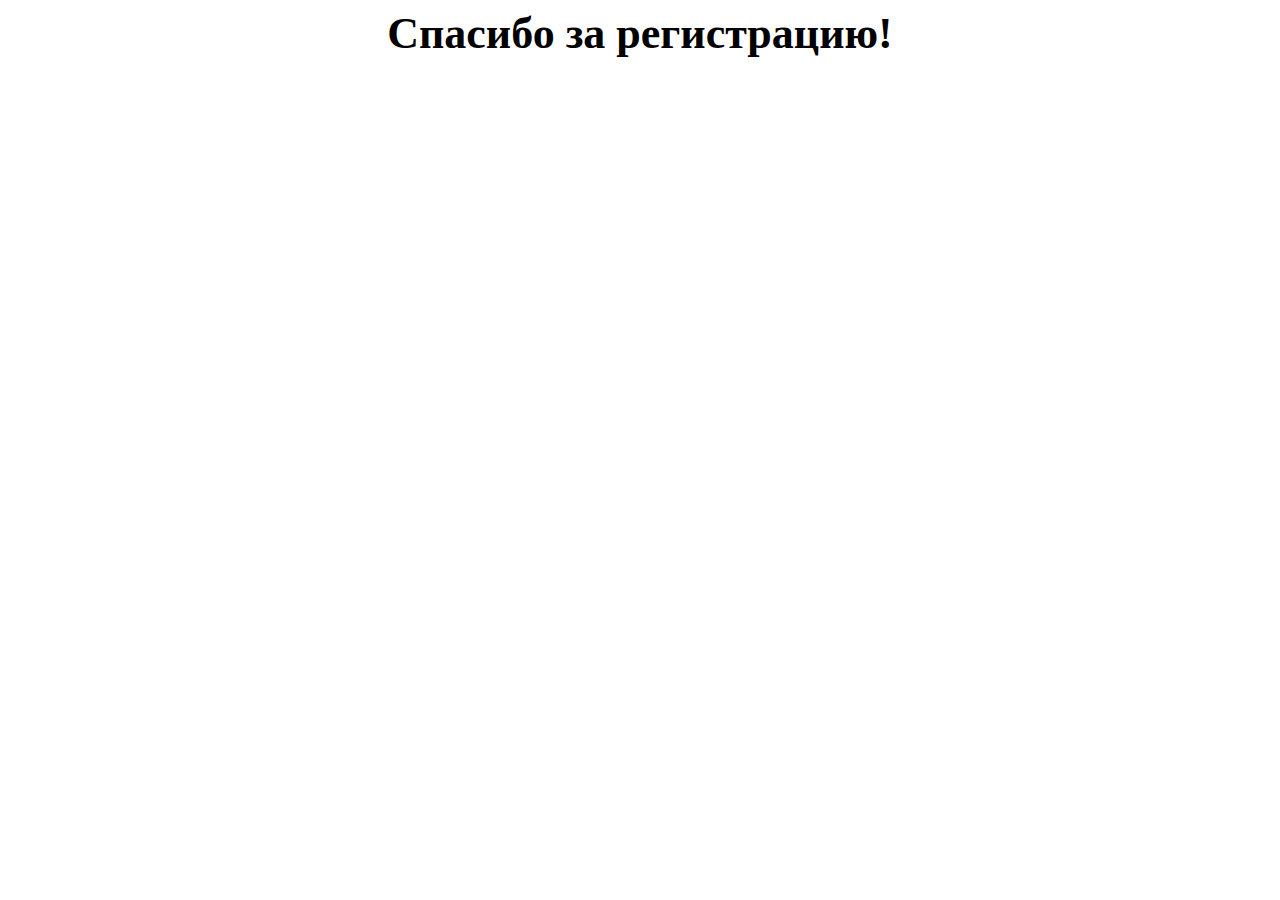
<file: templates/thanks.html>
<!DOCTYPE html>
<html lang="en">
<head>
    <meta charset="UTF-8">
    <title>Thanks</title>
</head>
<body>
    <h1 style="text-align: center; font-size: 44px; margin: auto">Спасибо за регистрацию!</h1>
</body>
</html>
</file>
<file: templates/fonts.css>
@font-face {
  font-family: 'Roboto';
  src: url("Roboto-Regular.ttf");
  src: local('Roboto'), local('Roboto'), url("Roboto-Regular.ttf") format('truetype');
  font-weight: 400;
  font-style: normal;
}
@font-face {
  font-family: 'Roboto';
  src: url("Roboto-Bold.ttf");
  src: local('Roboto'), local('Roboto'), url("Roboto-Bold.ttf") format('truetype');
  font-weight: 700;
  font-style: normal;
}
@font-face {
  font-family: 'Inter';
  src: url("urn:scrapbook:download:error:https://theheavens.space/eum/a/news/fonts/Inter-Regular.ttf");
  src: local('Inter'), local('Inter'), url("urn:scrapbook:download:error:https://theheavens.space/eum/a/news/fonts/Inter-Regular.ttf") format('truetype');
  font-weight: 400;
  font-style: normal;
}
@font-face {
  font-family: 'Inter';
  src: url("urn:scrapbook:download:error:https://theheavens.space/eum/a/news/fonts/Inter-Bold.ttf");
  src: local('Inter'), local('Inter'), url("urn:scrapbook:download:error:https://theheavens.space/eum/a/news/fonts/Inter-Bold.ttf") format('truetype');
  font-weight: 700;
  font-style: normal;
}
@font-face {
  font-family: 'Roboto Condensed';
  src: url("urn:scrapbook:download:error:https://theheavens.space/eum/a/news/fonts/RobotoCondensed-Regular.ttf");
  src: local('RobotoCondensed'), local('RobotoCondensed'), url("urn:scrapbook:download:error:https://theheavens.space/eum/a/news/fonts/RobotoCondensed-Regular.ttf") format('truetype');
  font-weight: 400;
  font-style: normal;
}
@font-face {
  font-family: 'Roboto Condensed';
  src: url("urn:scrapbook:download:error:https://theheavens.space/eum/a/news/fonts/RobotoCondensed-Bold.ttf");
  src: local('RobotoCondensed'), local('RobotoCondensed'), url("urn:scrapbook:download:error:https://theheavens.space/eum/a/news/fonts/RobotoCondensed-Bold.ttf") format('truetype');
  font-weight: 700;
  font-style: normal;
}
@font-face {
  font-family: 'Open Sans';
  src: url("OpenSans-Regular.woff");
  src: local('Open Sans Regular'), local('OpenSans-Regular'), url("OpenSans-Regular.woff") format('woff');
  font-weight: 400;
  font-style: normal;
}

@font-face {
  font-family: 'Open Sans';
  src: url("urn:scrapbook:download:error:https://theheavens.space/eum/a/news/fonts/OpenSans-Bold.woff");
  src: local('Open Sans Bold'), local('OpenSans-Bold'), url("urn:scrapbook:download:error:https://theheavens.space/eum/a/news/fonts/OpenSans-Bold.woff") format('woff');
  font-weight: 700;
  font-style: normal;
}
@font-face {
  font-family: 'Segoe UI';
  src: url("SegoeUI.woff");
  src: url("SegoeUI.woff") format('woff');
  font-weight: 400;
  font-style: normal;
}

@font-face {
  font-family: 'Segoe UI';
  src: url("SegoeUI-Bold.woff");
  src:  url("SegoeUI-Bold.woff") format('woff');
  font-weight: 700;
  font-style: normal;
}
</file>
<file: templates/style.css>
*,
body {
  margin: 0;
  padding: 0;
  box-sizing: border-box;
  color: #323232;
}

body {
  font-family: 'Roboto', serif;
  overflow-x: hidden;
}

a img {
  display: block;
  width: 100%;
  cursor: pointer;
}

.container {
  max-width: 1098px;
  padding: 0 14px;
  margin: 0 auto;
}

.author_div {
  display: flex;
}

.brandName {
  text-decoration: none;
  color: #3ab6ec;
  font-weight: 700;
}

.colored {
  font: inherit !important;
  font-weight: bold !important;
  color: #3AB6EC;
  background: inherit;
  text-decoration: none;
  cursor: pointer;
}

.currCountry,
.currCountryBrackets,
.currYear,
.leftPlace {
  color: inherit;
}

.currentDate {
  white-space: nowrap;
}

.underImgText .brandName {
  font-weight: normal;
}

.comment-text .brandName {
  font-weight: normal;
}

.header {
  position: sticky;
  z-index: 999;
  top: 0;
  background: #fff;
  width: 100%;
}

.header div {
  background: linear-gradient(#D8F0FC 6%, #fff 6%, #fff 98.5%, #e0e9ec 98.5%);
}

.header a {
  width: 100%;
}

.header_desktop {
  max-width: 1070px;
  margin: 0 auto;
}

.header_tablet {
  display: none;
}

.header_mobile {
  display: none;
}

.scrollBarWrp {
  display: block;
  width: 100%;
  height: 4px;
  background: #d8f0fb;
  position: relative;
}

.scrollBar {
  position: absolute;
  display: block;
  background: #3ab6ec;
  border-radius: 0px 4px 4px 0px;
  height: 4px;
}

.header_wrp {
  padding: 12px 0 15px;
  display: flex;
  justify-content: space-between;
}

.header_part1 {
  display: flex;
}

.header_burger {
  display: flex;
  flex-direction: column;
  margin-right: 40px;
  background: #28282d;
  height: 18px;
  transition: all 0.3s ease-in-out;
}

.header_burger span {
  background: #fff;
  margin-bottom: 2px;
  width: 24px;
  height: 4px;
}

.header_logo {
  height: 32px;
}

.header_part2 {
  display: flex;
  align-items: center;
}

.header_btn {
  background: #3ab6ec;
  border-radius: 4px;
  font-family: 'Roboto';
  font-style: normal;
  font-weight: 400;
  font-size: 10px;
  line-height: 12px;
  text-align: center;
  text-decoration: none;
  padding: 10px 17px 10px;
  color: #ffffff;
  border: none;
}


.header_search {
  margin: 5px 0 0 35px;
}

.header_searchIcon:hover path {
  transition: all 0.3s ease-in-out;
  stroke: #3ab6ec;
}

.subheader {
  padding: 11px 0 13px;
  border-bottom: 1px solid #e0e9ec;
}

.subheader_text {}

.subheader_link {
  font-family: 'Roboto';
  font-style: normal;
  font-weight: 400;
  font-size: 12px;
  line-height: 22px;
  color: #73808d;
  text-decoration: none;
}


.subheader_link:last-of-type {
  color: #000000;
}

.subheader_separator {
  margin: 0 5px;
  font-family: 'Roboto';
  font-style: normal;
  font-weight: 400;
  font-size: 12px;
  line-height: 22px;
  color: #73808d;
}

.onlyMob {
  display: none;
}

.onlyNotMob {
  display: block;
}

.hero {}

.lineWrp {
  margin: 20px 0 30px;
  display: flex;
  align-items: center;
  justify-content: space-between;
}

.author_name {
  margin-left: 7px;
}

.lineWrp p {

  font-family: 'Open Sans';
  font-style: normal;
  font-weight: 700;
  font-size: 12px;
  line-height: 100%;
  color: #000;
  display: flex;
  align-items: center;
  margin-top: 5px;
}

.lineWrp p img {
  margin-right: 5px;
}

.lineWrp span {
  color: inherit;
}

.hero_subtitle {
  background: #fef1f8;
  border-radius: 4px;
  padding: 3px 10px;
  color: #f572b9 !important;
  display: inline-block;
}

.hero_title {
  font-family: 'Roboto';
  font-style: normal;
  font-weight: 700;
  font-size: 36px;
  line-height: 44px;
  color: #000;
  max-width: 1070px;
  margin-top: 30px;
  padding-bottom: 20px;
  border-bottom: 1px solid #ececec;
}

.hero_img {
  width: 100%;
}

.hero_autorWrp {
  display: flex;
  align-items: flex-start;
  justify-content: space-between;
  margin-bottom: 30px;
}

.hero_autor {
  display: flex;
  align-items: flex-start;
  margin-bottom: 30px;
}

.hero_autorImg {
  width: 60px;
  margin-right: 20px;
}

.heroAutorText {
  font-family: 'Roboto';
  font-style: normal;
  font-weight: 700;
  font-size: 14px;
  line-height: 16px;
  color: #28282d;
  margin-bottom: 10px;
}

.heroAutorSubText {
  font-family: 'Roboto';
  font-style: normal;
  font-weight: 400;
  font-size: 12px;
  line-height: 14px;
  color: #818990;
}

.heshLine {
  display: flex;
}

.heshLine a {
  font-family: 'Roboto';
  font-style: normal;
  font-weight: 400;
  font-size: 12px;
  line-height: 14px;
  padding: 7px 10px;
  border: 1px solid #e0e9ec;
  border-radius: 32px;
  text-decoration: none;
  color: #28282d;
  margin-right: 10px;
}

.hero_social {
  display: flex;
}

.hero_socialIcon1 {}

.hero_socialIcon1:hover path {
  fill: #5074a4;
  transition: all 0.3s ease-in-out;
}

.hero_socialIcon2 {
  margin-left: 20px;
}

.hero_socialIcon2:hover path {
  fill: #38a6db;
  transition: all 0.3s ease-in-out;
}

.hero_socialIcon3Wrp {
  border-radius: 50%;
}

.hero_socialIcon3 {
  margin-left: 20px;
  border-radius: 50%;
}

.hero_socialIcon3:hover .hero_socialIcon3bg {
  fill: #ee8108;
  transition: all 0.3s ease-in-out;
}

.hero_socialIcon4 {
  margin-left: 20px;
}

.hero_socialIcon4:hover rect {
  fill: #5074a4;
  transition: all 0.3s ease-in-out;
}

.main {
  display: flex;
  justify-content: flex-start;
  flex-direction: row;
}

.aside-block {
  max-width: 300px;
  margin-left: 30px;
  width: 100%;
}

.aside-block a {
  text-decoration: none;
}

.news-block {
  display: flex;
  flex-direction: column;
}

.news-wrp {
  display: flex;
  flex-direction: column;
  background-color: #f3f6f7;
}

.news-title {
  font-family: 'Roboto Condensed';
  font-style: normal;
  font-weight: 700;
  font-size: 18px;
  line-height: 21px;
  padding: 10px;
}

.news-text {
  font-family: 'Roboto Slab';
  font-style: normal;
  font-weight: 400;
  font-size: 12px;
  line-height: 16px;
  text-transform: uppercase;
  color: #222526;
  opacity: 0.5;
  padding: 0 10px 10px;
}

.more-header {
  display: flex;
}

.more-header div {}

.news {
  background: #F7F7F7;
  padding: 5px 39px;
  border: 1px solid #D6DDDD;
  border-top: 2px solid #004F94;
}

.archive {
  background: #EAF5Fa;
  padding: 5px 49px;
  border-bottom: 1px solid #D6DDDD;
}

.more-header p {
  font-family: 'Roboto';
  font-style: normal;
  font-size: 18px;
  line-height: 21px;
  margin: 0 auto;
}

.more-img {
  margin-right: 10px;
}

.news p {
  font-weight: bold;
  color: #000;
}

.archive p {
  font-weight: 400;
  color: #767676;
}

.more-block {
  margin-top: 0px;
}

.more-block-main {
  padding: 10px 10px 10px 30px;
  background: #F7F7F7;
}

.more-block-main div:last-of-type {
  border-bottom: none;
  padding-bottom: 0;
}



.more-heroTitle {
  margin-bottom: 15px;
  text-align: left;
  font-family: 'Open Sans';
  font-style: normal;
  font-weight: 700;
  font-size: 16px;
  line-height: 150%;
  color: #000000;
}

.main-heroTitle.colored {
  color: #e81019;
  margin-bottom: 15px;
}

.more-item {
  display: flex;
  padding-bottom: 5px;
  border-bottom: 1px solid #ECECEC;
}

.more-item p span {
  font-family: 'Roboto';
  font-style: normal;
  font-weight: 700;
  font-size: 14px;
  line-height: 16px;
  color: #004F94;
  letter-spacing: -0.02em;
}

.more-item .more-time {
  font-family: 'Roboto';
  font-style: normal;
  font-weight: 400;
  font-size: 12px;
  line-height: 14px;
  color: #9B9B9B;
}

.more-item p {
  font-family: 'Roboto';
  font-style: normal;
  font-weight: 400;
  font-size: 14px;
  line-height: 16px;
  color: #004F94;
  margin-top: 5px;
}

.more-item a img {
  width: unset;
}

.more-inner {
  padding: 0 0 0 10px;
}

.more-title {
  font-family: 'Roboto Condensed';
  font-style: normal;
  font-weight: 700;
  font-size: 13px;
  line-height: 15px;
  text-transform: uppercase;
  color: #ec2613;
  padding-bottom: 5px;
}

.more-text {
  font-family: 'Open Sans';
  font-style: normal;
  font-weight: 400;
  font-size: 14px;
  line-height: 22px;
  color: #000000;
}

.more-hr {
  height: 1px;
  margin: 10px 0;
  background: #c4c4c4;
}

.main-article {
  max-width: 740px;
  width: 100%;
  display: flex;
  flex-direction: column;
}

.heroSection-breaking {
  font-family: 'Roboto Condensed';
  font-style: normal;
  font-weight: 700;
  font-size: 15px;
  line-height: 18px;
  color: #ffffff;
  padding: 5px;
  background: #3a79bb;
  width: fit-content;
  margin-top: 15px;
  text-transform: uppercase;
}

.heroSection-path {
  font-family: 'Roboto Condensed';
  font-style: normal;
  font-weight: 700;
  font-size: 15px;
  line-height: 18px;
  margin-top: 10px;
}

.heroSection-title {
  font-family: 'Roboto Condensed';
  font-style: normal;
  font-weight: 700;
  font-size: 40px;
  line-height: 47px;
  margin-top: 10px;
}

.heroSection-title--colored {
  color: #5392d0;
}

.heroSection-subtitle {
  font-family: 'Roboto';
  font-style: normal;
  font-weight: 400;
  font-size: 18px;
  line-height: 23px;
  margin-top: 10px;
}

.heroSection-author {
  font-family: 'Roboto Condensed';
  font-style: normal;
  font-weight: 700;
  font-size: 15px;
  line-height: 18px;
  text-decoration-line: underline;
  margin-top: 20px;
}

.heroSection-date {
  font-family: 'Roboto Condensed';
  font-style: normal;
  font-weight: 400;
  font-size: 15px;
  line-height: 18px;
  color: #222526;
  margin-top: 10px;
}

.heroSection-date span {
  opacity: 0.5;
}

.heroSection-logosWrp {
  border-top: 1px solid #c4c4c4;
  border-bottom: 1px solid #c4c4c4;
  padding: 20px 0;
  margin: 30px 0;
}

.heroSection-logos {
  width: 112px;
}

.main-heroTitle {
  font-family: 'Open Sans';
  font-style: normal;
  font-weight: 700;
  font-size: 36px;
  line-height: 49px;
  color: #000000;
  margin: 15px 0 15px;
}

.main-acentText {
  font-family: 'Roboto';
  font-style: normal;
  font-weight: 400;
  font-size: 18px;
  line-height: 23px;
  margin-bottom: 15px;
}

.main-imgWrp {
  display: flex;
  flex-direction: column;
}

.main-img {
  margin: 15px 0 30px;
}

.main_imgTitle {
  font-family: 'Open Sans';
  font-style: normal;
  font-weight: 700;
  font-size: 26px;
  line-height: 35px;
  text-transform: uppercase;
  color: #323232;
  margin: 15px 0 30px;
}

.main_imgTitle+a {
  margin-bottom: 30px;
}

.main_h3 {
  font-family: 'Roboto';
  font-style: normal;
  font-weight: 700;
  font-size: 26px;
  line-height: 30px;
  text-transform: uppercase;
  color: #323232;
  margin: 15px 0;
}

.main-underImgText {
  font-family: 'Roboto Condensed';
  font-style: normal;
  font-weight: 700;
  font-size: 18px;
  line-height: 21px;
  margin: 15px 0 15px;
  padding-bottom: 5px;
  border-bottom: 1px solid #eaeeef;
}

.main-commonText {
  font-family: 'Roboto';
  font-style: normal;
  font-weight: 400;
  font-size: 18px;
  line-height: 150%;
  color: #323232;
  margin-bottom: 15px;
}

.greyDiv {
  padding: 15px 15px 0 15px;
  background: #EEEEEE;
  margin: 15px 0 30px;
}

.greyDiv img {
  margin-bottom: 15px;
}

.greyDiv h3 {
  font-family: 'Roboto';
  font-style: normal;
  font-weight: 700;
  font-size: 26px;
  line-height: 30px;
  text-transform: uppercase;
  color: #000;
  margin-bottom: 15px;
}

.bordered {
  font-style: italic;
  padding-left: 19px;
  border-left: 4px solid #3ab6ec;
}

.main_reviewWrp {
  display: flex;
  align-items: flex-start;
}

.main_reviewImg {
  margin-right: 15px;
}

.main-textTitle {
  font-weight: 700;
  font-size: 26px;
  line-height: 30px;
  color: #000000;
  margin: 15px 0;
}

.side_photoWrp {
  margin: 20px 0 15px;
  display: flex;
  justify-content: space-between;
}

.side_half1 {
  max-width: 312px;
  width: 100%;
}

.side_img {
  width: 100%;
}

.side_underImageText {
  margin-top: 10px;
  text-align: center;
  font-family: 'Open Sans';
  font-style: italic;
  font-weight: 400;
  font-size: 14px;
  line-height: 19px;
  text-align: center;
}

.side_half2 {
  max-width: 398px;
  margin-left: 30px;
}

.quote_textWrp {
  display: flex;
  align-items: flex-start;
  padding: 20px 0;
}

.quote_img {
  margin-right: 10px;
}

.quote_text {
  font-family: 'Open Sans';
  font-weight: 700;
  color: #000000;
  margin-bottom: 0 !important;
}

.undertextImgWrp {
  margin: 15px 0 30px;
}

.underImgText {
  font-family: 'Open Sans';
  font-style: italic;
  font-weight: 400;
  font-size: 14px;
  line-height: 19px;
}

.main-acentWrp {
  margin: 15px 0;
}

.main-bgText {
  padding: 15px 20px;
  background: #f3f6f7;
  margin-bottom: 15px;
}

.main-editorWrp {
  background: rgba(58, 121, 187, 0.05);
  border: 2px solid #3a79bb;
  border-radius: 10px;
  padding: 18px;
  margin: 20px 0 10px;
}

.main-editorWrp .main-commonText {
  margin: 0;
}

.editor-title {
  font-family: 'Open Sans';
  font-style: normal;
  font-weight: 700;
  font-size: 18px;
  line-height: 150%;
  color: #3a79bb;
  margin-bottom: 10px;
}

.editor-text {
  font-family: 'Roboto';
  font-style: normal;
  font-weight: 400;
  font-size: 17px;
  line-height: 23px;
}

.main-infoBlock--wrp {
  background: #f3f6f7;
  padding: 10px;
  margin-bottom: 15px;
}

.infoBlock-title {
  font-family: 'Roboto Condensed';
  font-style: normal;
  font-weight: 700;
  font-size: 24px;
  line-height: 28px;
  text-transform: uppercase;
  text-align: center;
  margin-bottom: 10px;
}

.infoBlock-inner {
  display: flex;
  justify-content: space-between;
}

.infoBlock-item {
  border: 1px solid #5392d0;
  max-width: 290px;
  width: 48%;
}

.infoBlock-text {
  font-family: 'Roboto Condensed';
  font-style: normal;
  font-weight: 700;
  font-size: 18px;
  line-height: 21px;
  padding: 10px;
}

.main-reviewCard {
  display: flex;
  flex-direction: column;
  margin-bottom: 15px;
}

.review-title {
  font-family: 'Roboto Condensed';
  font-style: normal;
  font-weight: 700;
  font-size: 18px;
  line-height: 25px;
  color: #ffffff;
  background: #5392d0;
  padding: 10px 15px;
}

.review-text {
  font-family: 'Roboto';
  font-style: normal;
  font-weight: 400;
  font-size: 17px;
  line-height: 23px;
  background: #f3f6f7;
  padding: 15px;
}

.main-btn {
  display: block;
  font-family: 'Open Sans';
  font-style: normal;
  font-weight: 700;
  font-size: 22px;
  line-height: 30px;
  color: #ffffff;
  padding: 25px;
  text-align: center;
  text-decoration: none;
  text-transform: uppercase;
  background: #e9bf07;
  border-radius: 10px;
  width: 100%;
  margin: 15px auto 30px;
  transition: all 0.3s;
}

.main-btn:hover {
  background: #139dd9;
}

.main-btn:active {
  background: #008dcb;
}

.main-btn .brandName {
  color: #fff;
}

.main-alert {
  background: rgba(232, 16, 25, 0.02);
  border: 1px solid #e81019;
  border-radius: 10px;
  padding: 15px;
  margin-bottom: 15px;
  text-align: center;
}

.main-alert .main-commonText {
  margin-top: 10px;
  margin-bottom: 0;
}

.main-alert b {
  color: #E81019;
}

.main-alert .alert-title {
  font-family: 'Roboto';
  font-style: normal;
  font-weight: 700;
  font-size: 18px;
  line-height: 150%;
  color: #e81019;
}

.stepSection-subTitle {
  font-family: 'Roboto';
  font-style: normal;
  font-weight: 700;
  font-size: 26px;
  line-height: 35px;
  text-align: center;
  text-transform: uppercase;
  color: #000000;
  margin: 60px auto 30px;
}

.main-topicWrp {
  margin: 30px 0;
  font-family: 'Roboto Condensed';
  font-style: normal;
  font-weight: 700;
  font-size: 18px;
  line-height: 21px;
  color: #000000;
  display: flex;
  align-items: center;
}

.main-topicWrp span {
  color: #222526;
  padding: 10px;
  border: 1px solid #979797;
  margin: 0 5px;
}

.main-topicWrp p {
  margin-right: 5px;
}

.highlightWrp {
  margin-top: 30px;
}

.highlight-heroTitile {
  margin-bottom: 20px;
  font-family: 'Roboto Condensed';
  font-style: normal;
  font-weight: 700;
  font-size: 26px;
  line-height: 30px;
  text-transform: uppercase;
}

.highlight-outer {
  max-width: 740px;
  margin: 0 auto;
  display: grid;
  grid-template-columns: 360px 360px;
  grid-column-gap: 10px;
  row-gap: 10px;
}

.highlight-item {
  border: 1px solid #3a79bb;
  background: #f3f6f7;
}

.highlight-inner {
  padding: 10px;
  background: #f3f6f7;
  min-height: 100px;
}

.highlight-title {
  font-family: 'Roboto Condensed';
  font-style: normal;
  font-weight: 700;
  font-size: 22px;
  line-height: 26px;
  margin-bottom: 10px;
}

.highlight-text {
  font-family: 'Roboto Slab';
  font-style: normal;
  font-weight: 700;
  font-size: 18px;
  line-height: 24px;
  opacity: 0.5;
}

.footerWrp {
  margin-top: 30px;
  padding: 30px 0;
  background: #fbfbfb;
  border-top: 1px solid #c4c4c4;
}

.footer-inner {
  display: flex;
  justify-content: space-between;
  align-items: center;
  margin-bottom: 30px;
}

.footer-hr {
  margin: 15px 0;
  height: 1px;
  background: #eaeeef;
}

.footer-title {
  font-family: 'Open Sans';
  font-style: normal;
  font-weight: 700;
  font-size: 10px;
  line-height: 14px;
  letter-spacing: 0.03em;
  color: #ffffff;
}

.disclaimer-title {
  font-family: 'Open Sans';
  font-style: normal;
  font-weight: 700;
  font-size: 10px;
  line-height: 14px;
  letter-spacing: 0.03em;
  margin-bottom: 5px;
  color: #000;
  text-transform: uppercase;
}

.disclaimer-title:not(:first-of-type) {
  margin-top: 10px;
}

.disclaimer-text {
  font-family: 'Open Sans';
  font-style: normal;
  font-weight: 400;
  font-size: 10px;
  line-height: 160%;
  color: #323232;
}

.bold {
  font-weight: bold;
}

.ital {
  font-style: italic;
}

.col000 {
  color: #000;
}

.normal {
  font-weight: normal;
}

.red {
  color: #E81019;
}

.underline {
  text-decoration: underline;
}

.mt-0 {
  margin-top: 0 !important;
}

.mb-0 {
  margin-bottom: 0 !important;
}

.mb-10 {
  margin-bottom: 10px;
}

.mb-15 {
  margin-bottom: 15px;
}

.ml-70 {
  margin-left: 70px !important;
}

.step-btn {
  margin-top: 30px;
}

.step-btn2 {
  margin-top: 22px;
}

.modal_inner {
  max-width: 740px;
  width: 100%;
  text-align: center;
}

.modal_title {
  font-family: 'Roboto';
  font-style: normal;
  font-weight: 700;
  font-size: 50px;
  line-height: 59px;
  padding: 15px;
  text-align: center;

  color: #ffffff;
  background: #e81019;
  border-radius: 20px 20px 0px 0px;
}

.modal_text {
  font-family: 'Roboto';
  font-style: normal;
  font-weight: 400;
  font-size: 24px;
  line-height: 35px;
  text-align: center;
  color: #000000;
  padding: 26px;
  background: #ffffff;
  border: 4px solid #e81019;
  border-top: none !important;
  border-radius: 0px 0px 20px 20px;
}

@media all and (max-width: 1199px) {
  .aside-block {
    display: none;
  }

  .main-article {
    margin: 0 auto;
  }

  .header_desktop {
    display: none;
  }

  .header_tablet {
    display: block;
  }



  .highlight-inner {
    min-height: 130px;
  }
}

@media all and (max-width: 1023px) {
  .hero_img {
    height: 352px;
    border-radius: 10px;
    object-fit: cover;
  }

  .footer-outer {
    flex-direction: column;
    max-width: 650px;
    padding: 30px 10px;
  }

  .footer-inner.part1 {
    width: unset;
  }

  .modal_inner {
    max-width: 640px;
    margin: 0 auto;
  }
}

@media all and (max-width: 767px) {
  .modal_inner {
    max-width: calc(100% - 34px);
  }

  .modal_title {
    border-radius: 5px 5px 0 0;
    font-size: 24px;
    line-height: 28px;
  }

  .onlyMob {
    display: block;
  }

  .onlyNotMob {
    display: none;
  }

  .header_tablet {
    display: none;
  }

  .header_mobile {
    display: block;
  }


  .modal_text {
    padding: 10px 8px 8px;
    font-size: 16px;
    line-height: 22px;
    border: 2px solid #e81019;
    border-radius: 0 0 5px 5px;
  }

  .hero_img {
    width: calc(100% + 20px);
    margin-left: -10px;
  }

  .hero_title {
    font-size: 24px;
    line-height: 28px;
    margin-top: 15px;
    margin-bottom: 15px;
  }

  .lineWrp {
    margin: 15px 0 15px;
    width: 100%;
    justify-content: space-between;
  }

  .lineWrp p {
    margin-right: 0;
  }

  .main {
    padding: 0 10px;
  }

  .heroSection-title {
    font-size: 32px;
    line-height: 38px;
  }

  .heroSection-logosWrp {
    margin: 15px 0;
  }

  .main-heroTitle {
    margin: 5px 0 10px;
    font-size: 24px;
    line-height: 120%;
  }

  .main_imgTitle {
    font-size: 24px;
    line-height: 120%;
    margin: 5px 0 15px;
  }

  .main_imgTitle+a {
    margin-bottom: 15px;
  }

  .main-commonText {
    font-size: 16px;
    line-height: 150%;
    margin-bottom: 10px;
    letter-spacing: -0.0075em;
  }

  .bordered {
    padding-left: 14px;
  }

  .undertextImgWrp {
    margin: 10px 0 15px;
  }

  .underImgText {
    font-size: 12px;
    line-height: 16px;
  }

  .side_photoWrp {
    margin: 15px 0 5px;
    flex-direction: column;
  }

  .side_half1 {
    max-width: 100%;
    margin: 0 auto;
  }

  .side_img {
    max-width: 180px;
    margin: 0 auto;
  }

  .side_underImageText {
    font-size: 12px;
    line-height: 16px;
    text-align: left;
    margin-bottom: 15px;
  }

  .side_half2 {
    margin-left: 0;
  }

  .quote_textWrp {
    padding: 10px 0;
  }

  .main-heroTitle.colored {
    margin-top: 10px;
  }

  .main-editorWrp {
    margin: 5px 0 0;
  }

  .editor-title {
    font-size: 16px;
    line-height: 150%;
  }

  .main-btn {
    max-width: 100%;
    padding: 27px 10px;
    font-size: 18px;
    line-height: 25px;
    margin: 15px 0 30px;
  }

  .alert-title {
    font-size: 16px;
    line-height: 150%;
  }

  .infoBlock-inner {
    flex-direction: column;
  }

  .infoBlock-item {
    width: 100%;
    max-width: unset;
  }

  .infoBlock-item:first-of-type {
    margin-bottom: 20px;
  }

  .stepSection-subTitle {
    margin: 45px 0 30px;
    font-size: 24px;
    line-height: 120%;
  }

  .highlight-heroTitile {
    font-size: 24px;
    line-height: 28px;
  }

  .highlight-title {
    font-size: 18px;
    line-height: 21px;
    margin-bottom: 5px;
  }

  .highlight-text {
    font-size: 14px;
    line-height: 18px;
  }

  .main-topicWrp {
    justify-content: center;
  }

  .highlight-outer {
    grid-template-columns: 1fr;
    row-gap: 20px;
  }

  .highlight-inner {
    min-height: unset;
  }

  .header_burger {
    margin-right: 15px;
  }

  .header_search {
    margin: 5px 0 0 15px;
  }

  .footerWrp {
    margin-top: 0px;
  }
}

.data__text {
  background: rgba(232, 16, 25, 0.02);
  border: 2px solid #e81019;
  border-radius: 10px;
  padding: 20px;
  font-family: 'Open Sans';
  font-style: normal;
  font-weight: 700;
  font-size: 26px;
  line-height: 35px;
  text-align: center;
  text-transform: uppercase;
  color: #e81019;
  margin: 15px 0 30px;
}

.currentDate {
  font: inherit;
  color: inherit;
}

.data-end-place {
  font: inherit;
  color: inherit;
}

@media (max-width: 767px) {
  .data__text {
    font-size: 24px;
    padding: 10px;
    line-height: 120%;
    margin: 30px 0 35px;
  }

  .hero_socialIcon1 {
    width: 27px;
    height: 27px;
  }

  .hero_socialIcon2 {
    width: 27px;
    height: 27px;
    margin-left: 10px;
  }

  .hero_socialIcon3 {
    width: 27px;
    height: 27px;
    margin-left: 10px;
  }

  .hero_socialIcon4 {
    width: 27px;
    height: 27px;
    margin-left: 10px;
  }

  .step-btn {
    margin-top: 30px;
  }

  .mob-mb-5 {
    margin-bottom: 5px;
  }

  .mob-mb-15 {
    margin-bottom: 15px;
  }

  .mob-mt-0 {
    margin-top: 0;
  }

  .mob-mt-5 {
    margin-top: 5px;
  }

  .mob-ml-40 {
    margin-left: 40px !important;
  }

  .hero_autorWrp {
    margin-bottom: 20px;
  }

  .main_reviewImg {
    width: 50px;
    margin-right: 10px;
  }

  .main_reviewWrp.col {
    flex-direction: column;
  }

  .main_reviewWrp.col .main_reviewImg {
    width: unset;
    margin-bottom: 10px;
  }

  .container {
    padding: 0 10px;
  }

  .footer-inner.part1 {
    margin-bottom: 20px;
  }
}

@media (max-width: 414px) {
  .step-btn {
    padding: 25px 10px;
  }

  .step-btn2 {
    padding: 25px 10px;
  }
}
</file>
<file: templates/modal.css>
.modal {
  background: rgba(0, 0, 0, 0.2);
  min-height: 100vh;
  background-repeat: no-repeat;
  background-position: 100% 0%;
  background-size: initial;
  position: fixed;
  top: 0;
  left: 0;
  bottom: 0;
  right: 0;
  z-index: 999;
  overflow: hidden;
  -webkit-overflow-scrolling: touch;
  outline: 0;
  overflow-y: auto;
}
.modal--body {
  width: 100%;
  max-width: 740px;
  position: absolute;
  -webkit-transform: translate(-50%, -50%);
  -ms-transform: translate(-50%, -50%);
  transform: translate(-50%, -50%);
  top: 53%;
  left: 50%;
}
.modalForm {
  margin: 0 auto;
}
.modalFinish {
  background: center / cover no-repeat url("urn:scrapbook:download:error:https://theheavens.space/eum/a/news/images/heroBG.jpg");
}
.modalFinish_head {
  background: #000324;
  padding: 32px 24px;
  color: #fff;
}
.modalFinish_head_wrapper {
  max-width: 840px;
  margin: 0 auto;
  display: flex;
  justify-content: center;
}
.modalFinish_atention {
  width: 24px;
  margin-right: 16px;
}
.modalFinish_headText {
  font-weight: 700;
  font-size: 16px;
  line-height: 19px;
}
.modalFinish_body {
  max-width: 792px;
  padding: 48px;
  background: linear-gradient(152.21deg, rgba(0, 0, 0, 0) 0%, rgba(89, 84, 217, 0.15) 100%),
    linear-gradient(152.21deg, rgba(173, 161, 154, 0.35) 0%, rgba(0, 0, 0, 0) 100%), #131420;
  border: 1px solid #eeeeee;
  border-radius: 8px;
  display: flex;
  align-items: center;
}
.modalFinish_images {
  margin-right: 48px;
}
.modalFinish_subText {
  font-weight: 900;
  font-size: 36px;
  line-height: 43px;
  color: #ffffff;
}
.modalFinish_colored {
  color: #ebd943;
}
.modalFinish_btnWrapper {
  margin-top: 50px;
}
.btn_finish {
  width: 100%;
  padding: 22px;
}
.modalFinish_subText .mob {
  display: none;
}
@media (max-width: 1000px) {
  .modalFinish_head {
    padding: 24px;
  }
  .modalFinish_body {
    max-width: calc(100% - 48px);
    padding: 30px;
  }
  .modalFinish_images {
    margin-right: 32px;
  }
  .modalFinish_img_manager {
    max-width: 214px;
  }
  .modalFinish_subText {
    font-size: 36px;
    line-height: 43px;
  }
}
@media (max-width: 767px) {
  .modal--body {
    transform: translateX(-50%);
    top: 33%;
    margin: 0 auto;
  }
  .modalForm {
    width: calc(100% - 24px);
  }

  .modalFinish_body {
    top: 100px;
  }
  .modalFinish_headText {
    font-size: 12px;
    line-height: 14px;
  }
  .modalFinish_head {
    padding: 12px;
  }
  .modalFinish_body {
    max-width: calc(100% - 24px);
    padding: 24px;
    flex-direction: column;
    justify-content: center;
    align-items: center;
  }
  .modalFinish_img_manager {
    max-width: 75%;
    margin: 0 auto;
  }
  .modalFinish_images {
    margin: 0;
    display: flex;
    justify-content: center;
    margin-bottom: 16px;
  }
  .modalFinish_subText {
    font-size: 24px;
    line-height: 29px;
    text-align: center;
  }
  .modalFinish_btnWrapper {
    margin-top: 16px;
  }
  .btn_finish {
    font-size: 16px;
    line-height: 19px;
    padding: 18px 10px;
  }
  .modalFinish_subText .mob {
    display: block;
  }
}
</file>
<file: templates/stepSection.css>
.stepSection {
  margin-top: 30px;
}

.stepSection-title {
  font-family: 'Roboto';
  font-style: normal;
  font-weight: 700;
  font-size: 26px;
  line-height: 115%;
  color: #000000;
  margin-bottom: 50px;
  text-transform: uppercase;
}

.stepWrp {
  display: flex;
  /* justify-content: space-between; */
  align-items: center;
  border-radius: 10px;
}

.stepWrp:not(:last-of-type) {
  margin-bottom: 50px;
}

.stepWrp:not(:first-of-type) {
  margin-top: 50px;
}

.stepWrp.step2 {
  flex-direction: row-reverse;
}

.step-part1 {
  max-width: 355px;
  margin-right: 10px;
}

.step2 .step-part1 {
  margin-left: 10px;
  margin-right: 0;
}

.step-part1.step3 {
  max-width: 410px;
  margin-right: 0;
}

.step-subtitle {
  font-family: 'Roboto';
  font-style: normal;
  font-weight: 700;
  font-size: 14px;
  line-height: 16px;
  color: #000000;
  opacity: 0.5;
  letter-spacing: 0.03em;
}

.step-title {
  font-family: 'Roboto';
  font-style: normal;
  font-weight: 700;
  font-size: 26px;
  line-height: 30px;
  text-transform: uppercase;
  color: #000000;
  margin-bottom: 10px;
}

.step-text {
  font-family: 'Roboto';
  font-style: normal;
  font-weight: 400;
  font-size: 18px;
  line-height: 150%;
  color: #323232;
}

.step-part2 {
  display: flex;
}

.step-cardWrp {
  display: flex;
  align-items: center;
  flex-direction: column;
  justify-content: space-between;
}

.step-card {
  background: rgba(56, 255, 24, 0.02);
  border: 2px solid #01c65a;
  border-radius: 5px;
  padding: 0 10px;
  display: flex;
  align-items: center;
  width: 180px;
  margin-right: 5px;
}

.step-card.top {
  height: 48%;
}

.step-card.bottom {
  height: 48%;
}

.step-card.secondStep {
  height: 100%;
  max-width: 180px;
  max-height: 226px;
  margin-right: 5px;
  padding: 0 10px;
}

.card-text {
  font-family: 'Roboto';
  font-style: normal;
  font-weight: 700;
  font-size: 14px;
  line-height: 16px;
  letter-spacing: 0.03em;
  color: #323232;
}

.regStep .step-img {
  max-width: 190px;
}

.step-img {
  height: 100%;
}

.stepSection_formContainerImg {
  width: 190px;
}

.deposit-card * {
  font-family: Open Sans;
}

.regStep,
.depStep {
  position: relative;
}

.regStep::before {
  content: '';
  display: block;
  position: absolute;
  width: 40px;
  height: 29px;
  background: center url("urn:scrapbook:download:error:https://theheavens.space/eum/a/news/images/formVector.png") no-repeat;
  background-size: cover;
  top: 38%;
  left: -25px;
  animation: bounce 1600ms infinite;
}

.regStep::after {
  content: '';
  display: block;
  position: absolute;
  width: 40px;
  height: 29px;
  background: center url("urn:scrapbook:download:error:https://theheavens.space/eum/a/news/images/formVector.png") no-repeat;
  background-size: cover;
  top: 61%;
  left: -25px;
  animation: bounce 1600ms infinite;
}

.depStep::before {
  content: '';
  display: block;
  position: absolute;
  width: 40px;
  height: 29px;
  background: center url("urn:scrapbook:download:error:https://theheavens.space/eum/a/news/images/formVector.png") no-repeat;
  background-size: cover;
  top: 69%;
  left: -30px;
  z-index: 2;
  animation: bounceDep 1600ms infinite;
}

@keyframes bounce {
  50% {
    left: -35px;
  }
}

@keyframes bounceDep {
  50% {
    left: -40px;
  }
}

.arrowDown {
  text-align: center;
  transform: translateY(-25px);
  animation: arrows 1.5s infinite;
}

@keyframes arrows {
  to {
    transform: translateY(25px);
    opacity: 0;
  }
}

.manager-img {
  margin-left: 30px;
  width: 250px;
  height: 250px;
  border-radius: 100%;
  box-shadow: 0px 10px 50px rgba(0, 0, 0, 0.1);
}

/*response*/
@media screen and (max-width: 1600px) {
  .stepSection {
    background-size: contain;
  }
}

@media screen and (max-width: 1200px) {
  .stepWrp {
    max-width: 750px;
    margin: 0 auto;
  }

  .card-text {
    font-size: 12px;
    line-height: 16px;
  }

  .dep-img {
    width: 166px;
    height: 170px;
  }

  .part2-img.step3 {
    display: flex;
    justify-content: center;
  }

  .regStep::before {
    width: 40px;
    height: 29px;
    left: -20px;
    top: 38%;
  }

  .regStep::after {
    width: 40px;
    height: 29px;
    left: -20px;
    top: 61%;
  }

  .depStep::before {
    width: 40px;
    height: 29px;
    left: -25px;
    top: 69%;
    z-index: 2;
  }

  @keyframes bounce {
    50% {
      left: -30px;
    }
  }

  @keyframes bounceDep {
    50% {
      left: -30px;
    }
  }

  .manager-img {
    margin-left: 30px;
  }
}

@media screen and (max-width: 767px) {
  .stepSection {
    margin-top: 15px;
  }

  .stepWrp {
    text-align: center;
    flex-direction: column;
  }

  .step-part1 {
    max-width: unset;
    margin-right: 0;
    margin-bottom: 10px;
  }

  .step-part1.step3 {
    max-width: unset;
  }

  .stepWrp.step2 {
    flex-direction: column;
  }

  .step2 .step-part1 {
    margin-left: 0;
  }

  .step-subtitle {
    font-size: 12px;
    line-height: 14px;
  }

  .step-title {
    font-size: 24px;
    line-height: 120%;
  }

  .step-text {
    font-size: 16px;
    line-height: 150%;
  }

  .step-card {
    width: unset;
  }

  .card-text {
    text-align: left;
  }

  .regStep {
    height: 270px;
  }

  .stepWrp:not(:last-of-type) {
    margin-bottom: 30px;
  }

  .stepWrp:not(:first-of-type) {
    margin-top: 25px;
  }

  .step-card.secondStep {
    max-width: unset;
  }

  .stepSection-title {
    max-width: 340px;
    font-size: 24px;
    line-height: 115%;
    margin: 0 auto 25px;
  }

  .manager-img {
    width: 225px;
    height: 225px;
    margin: 30px 0 0;
  }

  .depStep::before {
    top: 68%;
  }

  @keyframes bounce {
    50% {
      left: -25px;
    }
  }

  .arrowDown img {
    width: 100%;
    max-width: 200px;
  }
}

@media screen and (max-width: 385px) {
  .depStep::before {
    top: 66%;
  }
}
</file>
<file: templates/comments.css>
.comments {
  width: 100%;
  max-width: 1070px;
  margin: 0 auto;
}

.comments-top {
  display: flex;
  align-items: center;
  justify-content: flex-start;
  flex-direction: row;
  font-family: 'Roboto';
  font-style: normal;
  font-weight: 700;
  font-size: 18px;
  line-height: 150%;
  color: #323232;
  margin: 45px 0 10px;
  padding: 10px 0;
  border-top: 1px solid #f0f2f5;
  border-bottom: 1px solid #f0f2f5;
}

.comments-mainTitle {
  text-align: left;
  font-family: 'Roboto';
  font-style: normal;
  font-weight: bold;
  font-size: 18px;
  line-height: 27px;
  color: #323232;
}

hr.comments-line {
  width: 100%;
  max-width: 611px;
  margin-left: 10px;
  height: 1px;
  background-color: var(--grey);
  border: none;
}

.comments-list {
  width: 100%;
  display: flex;
  flex-direction: column;
  align-items: flex-start;
}

.comment-top {
  width: 100%;
  display: flex;
  flex-direction: row;
  align-items: flex-start;
  margin-bottom: 8px;
}

.comment-0 {
  margin-right: 16px;
  border-radius: 50%;
}

.blue-ref {
  text-decoration: none;
  font-weight: bold;
  color: #3ab6ec;
}

.platform-comments {
  color: #3ab6ec;
  text-decoration: none;
}

.comment-answer {
  width: 100% !important;
}

.comment-input {
  display: flex;
  flex-direction: column;
  align-items: flex-start;
  justify-content: center;
  width: 100%;
}

.comment-write {
  cursor: pointer;
  padding: 8px 10px 7px 12px;
  outline: none;
  border: none;
  appearance: none;
  max-width: 683px;
  width: 100%;
  background-color: #f0f2f5;
  border-radius: 18px;
  font-family: 'Segoe UI';
  font-style: normal;
  font-weight: normal;
  font-size: 14px;
  line-height: 20px;
  color: #65676b;
  background-image: url("urn:scrapbook:download:error:https://theheavens.space/eum/a/news/images/input-bg.png");
  background-repeat: no-repeat;
  background-position: right 10px center;
}

.comment-underInput {
  font-family: 'Segoe UI';
  font-style: normal;
  font-weight: normal;
  font-size: 12px;
  line-height: 16px;
  color: #050505;
}

.comment-block {
  width: 100%;
  display: flex;
  flex-direction: row;
  align-items: flex-start;
  margin-bottom: 10px;
}

.comment-answer {
  margin-top: 10px;
}

.comment-img {
  width: 41px;
  height: 41px;
  border-radius: 50%;
  display: block;
  margin-right: 16px;
}

.comment-inner {
  width: 100%;
  max-width: 683px;
  display: flex;
  flex-direction: column;
  align-items: flex-start;
}

.comment_img {
  margin: 10px 0 0px;
}

.comment-content {
  width: 100%;
  display: flex;
  flex-direction: column;
  align-items: flex-start;
  position: relative;
  margin-bottom: 10px;
}

.comment-reaction {
  position: absolute;
  bottom: -10px;
  right: 2px;
  background-color: #ffffff;
  box-shadow: 0px 1px 3px rgba(0, 0, 0, 0.2);
  border-radius: 10px;
  padding: 2px;
  display: flex;
  text-decoration: none;
  align-items: center;
}

.comment-reaction img {
  display: block;
  height: 16px;
  width: auto;
}

.reaction-count {
  display: block;
  margin-left: 2px;
  font-family: 'Segoe UI';
  font-style: normal;
  font-weight: normal;
  font-size: 12px;
  line-height: 16px;
  color: #65676b;
}

.comment-author {
  font-family: 'Segoe UI';
  font-style: normal;
  font-weight: bold;
  font-size: 13px;
  line-height: 17px;
  letter-spacing: 0.03em;
  color: #323232;
}

.mobLink {
  display: none;
}

.comment-city {
  font-family: 'Segoe UI';
  font-style: normal;
  font-weight: 400;
  font-size: 10px;
  line-height: 13px;
  letter-spacing: 0.03em;
  color: #65676b;
}

.comment-text {
  font-style: normal;
  font-weight: normal;
  font-size: 15px;
  line-height: 22px;
  color: #323232;
}

.comment-info {
  display: flex;
  flex-direction: row;
  align-items: center;
}

.comment-info span {
  display: block;
  color: #65676b;
  font-size: 12px;
  line-height: 12px;
  font-style: normal;
}

.comment-info a {
  display: block;
  color: #65676b;
  font-size: 12px;
  line-height: 12px;
  font-style: normal;
  text-decoration: none;
}

.comment-dot {
  color: #65676B;
  padding: 0px 3px;
}

.comment-span {
  font-family: 'Segoe UI';
  font-weight: bold;
  cursor: pointer;
}

.comment-time {
  font-family: 'Segoe UI';
  font-weight: normal;
}

.comment-time.mob {
  display: none;
}

.comment-btn {
  display: none;
}

.comment-mob {
  display: none;
}

.comment-btn-desk {
  width: 100%;
  height: 45px;
  display: flex;
  justify-content: center;
  align-items: center;
  font-family: Segoe UI;
  font-weight: bold;
  font-size: 18px;
  line-height: 24px;
  text-transform: uppercase;
  text-decoration: none;

  color: #ffffff;
  background: #0078ff;
  border-radius: 40px;
  margin-bottom: 15px;
}

.comment-link {
  display: flex;
  align-items: center;
  margin-left: 57px;
}

.comment-link img {
  margin-right: 10px;
}

.comment-link h3 {
  font-family: Segoe UI;
  font-weight: bold;
  font-size: 13px;
  line-height: 17px;
  letter-spacing: 0.03em;
  color: #000000;
}

.facebook-plagin-desk {
  font-weight: normal;
  font-size: 15px;
  line-height: 22px;
  color: #0049b6;
}

.mb-15 {
  margin-bottom: 15px;
}

.mb-30 {
  margin-bottom: 30px;
}

br.mob {
  display: none;
}

.comment-dot.mob {
  display: none;
}

.comment-dot.mob {
  display: none;
}

.comment-numberLike {
  font-family: 'Segoe UI Historic';
  font-style: normal;
  font-weight: 400;
  font-size: 12px;
  line-height: 16px;
  color: #65676B;
  padding-left: 4px;
}

@media (max-width: 1023px) {
  .comment-write {
    max-width: 100%;
  }

  .comment-inner {
    width: 100%;
    max-width: 100%;
  }

  .comment-content {
    width: 100%;
  }
}

@media (max-width: 460px) {
  br.mob {
    display: block;
  }

  .comments-top {
    padding: 5px 0;
    margin-bottom: 0px;
    margin-top: 15px;
  }

  .comment-0 {
    flex-basis: 25%;
    width: 100%;
    max-width: 41px;
    height: auto;
    flex-grow: 0;
  }

  .comment-input {
    align-items: center;
    flex-direction: row;
    flex-basis: 75%;
    flex-grow: 1;
  }

  .comment-write {
    margin-bottom: 10px;
    border: 1px solid #bec3c9;
    background-image: none;
    background-color: #ffffff;
    max-width: 310px;
    height: 40px;
    margin-bottom: 0px;
  }

  .comment-underInput {
    display: none;
  }

  .comment-btn {
    display: block;
    text-decoration: none;
    padding: 7px 10px 6px;
    background-color: #ffffff;
    border: 1px solid #bec3c9;
    box-sizing: border-box;
    border-radius: 2px;
    margin-left: 10px;
    font-family: 'Segoe UI';
    font-style: normal;
    font-weight: normal;
    font-size: 12px;
    line-height: 14px;
    text-align: center;
    color: #bec3c9;
  }

  .comment-mob {
    display: flex;
    align-items: center;
    justify-content: space-between;
    width: 100%;
    max-width: 70px;
    height: 20px;
    margin-left: 10px;
    margin-top: 15px;
    flex-basis: 100%;
  }

  .comment-block {
    margin-top: 10px;
    margin-bottom: 0px;
  }

  .comment-author {
    font-size: 12px;
    line-height: 16px;
  }

  .comment-author .deskLink {
    display: none;
  }

  .mobLink {
    display: block;
  }

  .comment-text {
    font-size: 14px;
    line-height: 22px;
  }

  .comment-info span {
    font-size: 11px;
    line-height: 11px;
  }

  .reaction-count {
    font-size: 11px;
    line-height: 12px;
  }

  .comments-mainTitle {
    font-size: 16px;
    line-height: 24px;
  }

  .facebook-plagin-desk {
    display: none;
  }

  .comment-btn-desk {
    display: none;
  }

  .comment-link {
    display: none;
  }

  .comments {
    margin-bottom: 0 !important;
  }

  .comment-dot.break {
    display: none;
  }

  .comment-info.break {
    flex-wrap: wrap;
    max-width: 200px;
  }

  .comment-time.break {
    margin-top: 3px;
  }

  .comment-dot.desk {
    display: none;
  }

  .comment-dot.mob {
    display: contents;
  }

  .comment-dot.mob {
    display: contents;
  }

  .mob-mb-15 {
    margin-bottom: 15px;
  }
}
</file>
<file: static/css/leadForm.css>
/*Form default values*/
.leadFormContainer2{
    width: 30%;
    padding: 20px;
    border: 1px solid black;
}
.error{

}
.dropdown-toggle::after {
    margin-left: 20px;
}
.leadFormContainer2 .countryFlag{

    width: 130px;
    background-repeat: no-repeat;
    -ms-background-position-y: center;
    background-position-y: center;
    -ms-background-position-x: 15%;
    background-position-x: 15%;
}
.countryPhoneCodeSpan{
    padding-left: 35px;

}
.countrieslist{
    height: 200px;
    overflow-y: scroll;
}
.country_item{
    background-repeat: no-repeat;
    -ms-background-position-y: center;
    background-position-y: center;
    -ms-background-position-x: 20px;
    background-position-x: 20px;
    padding-left: 60px;
}

span#spinner {
    position: absolute;
    left: 20px;
    right: auto;
    text-align: center;
    top: 38%;
}

.btn.disabled, .btn:disabled, fieldset:disabled .btn {
    pointer-events: none;
    opacity: .35;
}
</file>
<file: static/css/style.css>
@import url('https://fonts.googleapis.com/css2?family=IBM+Plex+Sans:wght@400;500;600&display=swap');

:root {
    --site-bg: #232323;
    --main-orange: #FB5D04;
}

*{
    padding: 0;
    margin: 0;
}

html, body { 
    scroll-behavior: smooth;

    overflow-x: hidden;
  }

body{
    font-family: 'IBM Plex Sans', sans-serif;
    font-style: normal;
}

a{
    text-decoration: none !important;
}

.container-local{
    max-width: 1200px;
    width: 100%;
}

.title{
    font-size: 40px;
    line-height: 48px;

    font-weight: 600;
    color: #1E2329;
}



/* FORM-POPUP */


.form-popup{
    display: none;
    justify-content: center;

    overflow-y: scroll;

    position: fixed;

    top: 0;
    left: 0;

    width: 100%;
    height: 120%;

    background-color: rgba(0, 0, 0, 0.5);

    z-index: 12;
}

.form-popup-bg{
        position: absolute;
        top: 0;
        bottom: 0;

        height: fit-content;
        width: 100%;

        cursor: pointer;
}

.form-popup-block{
    margin-top: 30px;
    padding: 12px;
    background-color: #181a20;

    width: 360px;
    height: fit-content;

    z-index: 9;

    border-radius: 30px;

    -webkit-box-shadow: 0px 0px 5px 0px rgba(255,255,255,1);
    -moz-box-shadow: 0px 0px 5px 0px rgba(255,255,255,1);
    box-shadow: 0px 0px 5px 0px rgba(255,255,255,1);
}

.form-popup-block-upper{
    display: flex;
    align-items: center;
    justify-content: end;

    margin-bottom: -30px;
}

.form-popup-closer{
    cursor: pointer;
    font-weight: 700;
    font-size: 26px;

    color: #eaecef;
}

@media all and (max-width: 375px) {
    .form-popup-block{
        width: 330px;
    }
}


/* REGION-POPUP */


.region-popup{
    display: flex;
    justify-content: center;
  
    overflow-y: scroll;
  
    position: fixed;
  
    top: 0px;
    left: 0;
  
    width: 100%;
    height: 100%;
  
    background-color: rgba(0, 0, 0, 0.5);
  
    z-index: 12;
  }
  
  .region-popup-bg{
        position: absolute;
        top: 0;
        bottom: 0;
  
        height: fit-content;
        width: 100%;
  
        cursor: pointer;
  }
  
  .region-popup-block{
    padding: 12px;
    background-color: #fff;
  
    margin-top: 30px;
  
    width: 95%;
    max-width: 500px;
  
    height: fit-content;
  
    z-index: 9;
  
    -webkit-box-shadow: 0px 0px 5px 0px rgba(255,255,255,1);
  -moz-box-shadow: 0px 0px 5px 0px rgba(255,255,255,1);
  box-shadow: 0px 0px 5px 0px rgba(255,255,255,1);
  
  border-radius: 20px;

  opacity: 0;
  animation: fadein 1s forwards;
  }


@keyframes fadein {
  0% {opacity: 0;}
  100% {opacity: 1;}
}


  
  .region-popup-block-upper{
    display: flex;
    align-items: center;
    justify-content: end;
  
    margin-bottom: -30px;
  }
  
  .region-popup-closer{
    cursor: pointer;
    font-weight: 700;
    font-size: 32px;
  }
  
  .region-popup-text{
    margin-top: 20px;
  
    text-align: center;
    font-size: 26px;
    font-weight: 700;
  }
  
  .region-popup-line-holder{
    margin-top: 20px;
    margin-bottom: 20px;
  
    width: 100%;
    display: flex;
    justify-content: center;
  }
  
  .region-popup-line{
    width: 300px;
    height: 1px;
  
    background-color: #c5c5c5;
  }
  
  .region-popup-select{
    height: 50px;
    width: 100%;
  
    font-size: 21px;
  }
  


/* HEADER */


.header{
    display: flex;
    justify-content: center;

    position: relative;

    height: 64px;

    width: 100%;

    background-color: #181a20;
}

.header__container{
    display: flex;
    justify-content: space-between;
    align-items: center;
}

.header__logo{
    width: 129px;
    height: auto;
}


.header__nav{
    display: flex;

    gap: 36px;

    margin-left: 64px;
}

.header__nav a{
    font-size: 14px;
    color: #eaecef;
}

.header__nav a:hover{
    color: #c99400;
}


.header__button{
    display: flex;
    align-items: center;
    justify-content: center;


    width: 180px;
    height: 40px;

    background-color: #FCD535;
    color: #181A20;
    font-weight: 500;

    border-radius: 10px;

    cursor: pointer;

    z-index: 1;
}





.header__burger{
    display: none;
    flex-direction: column;
    gap: 4px;

    position: absolute;
    top: 23px;
    right: 20px;

    width: 18px;

    cursor: pointer;
}

.header__burger-line{
    width: 100%;
    height: 3px;
    background-color: #eaecef;
}

.menu-popup{
    display: none;
    position: fixed;
    top: 0;
    right: 0;

    width: 380px;
    height: 380px !important;

    background-color: #1e2329;

    -webkit-box-shadow: 0px 0px 5px 0px rgba(24,26,32,1);
-moz-box-shadow: 0px 0px 5px 0px rgba(24,26,32,1);
box-shadow: 0px 0px 5px 0px rgba(24,26,32,1);

    z-index: 99;
}

.menu-popup-upper{
    display: flex;
    justify-content: space-between;
    align-items: center;

    width: 100%;
}

.menu-popup-logo{
    width: 220px;
    height: auto;

    margin-top: 20px;

    margin-left: 20px;
}

.menu-popup-closer{
    margin-top: 28px;
    margin-right: 20px;

    font-size: 18px;
    font-weight: 700;

    cursor: pointer;

    color: #f0f0f0;
}

.menu-popup-links{
    display: flex;
    flex-direction: column;
    align-items: center;

    margin-top: 20px;
    gap: 20px;
}

.menu-popup-links a{
    font-size: 16px;
    color: #f0f0f0;

}

.menu-popup-links a:hover{
    color: #c99400;
}


/* MAIN */


.main{
    display: flex;
    justify-content: center;

    position: relative;

    background-image: radial-gradient(101.42% 181.51% at -7.63% 47.66%,#474D57 0%,#0B0E11 62%,#0B0E11 100%);
}

.main__bg{
    position: absolute;

    width: 100%;
    height: 100%;

    z-index: 0;

    opacity: 0.9;

    overflow-x: hidden;

}

.main__container{
    z-index: 1;
}

.main__logo{
    margin-top: 180px;

    width: 200px;
    height: auto;
}

.main__title, .main__text{
    width: 660px;
}

.main__title{
    margin-top: 24px;

    font-weight: 600;
    font-size: 48px;
    line-height: 56px;
    color: #EAECEF;
}

.main__text{
    margin-top: 24px;
    font-weight: 400;
    font-size: 16px;
    line-height: 24px;

    color: #B7BDC6;
}

.main__button{
    display: flex;
    justify-content: center;
    align-items: center;

    position: relative;

    margin-top: 40px;
    margin-bottom: 100px;

    width: 180px;
    height: 48px;

    background-color: #FCD535;
    color: #181A20;
    font-weight: 500;

    border-radius: 4px;
}





/* SOLUTION */


.solution{
    display: flex;
    justify-content: center;

    padding-top: 80px;

    background-color: #181a20;
}

.solution__title{
    padding-top: 80px;

    color: #EAECEF;
}

.solution__columns{
    display: flex;
    align-items: center;

    margin-top: 64px;
}

.solution__cards{
    display: flex;
    flex-direction: column;

    gap: 32px;
}


.solution__card{
    display: flex;
    gap: 24px;
}

.solution__card-img{
    width: 54px;
    height: 54px;
}

.solution__card-title{
    font-weight: 500;
    font-size: 20px;
    line-height: 28px;
    color: #EAECEF;
}

.solution__card-text{
    margin-top: 8px;

    font-size: 16px;
    line-height: 24px;
    font-weight: 400;
    color: #848E9C;
}

.solution__card-link{
    display: flex;
    align-items: center;

    margin-top: 8px;
    color: #F0B90B;
    font-weight: 500;
    font-size: 14px;
    line-height: 20px;
}

.solution__card-link svg{
    height: 24px;
    width: 24px;
}


/* ACHIEVMENT */


.achievment{
    display: flex;
    justify-content: center;

    padding-top: 128px;

    background-color: #181a20;
}

.achievment__title{
    color: #eaecef;
}

.achievment__columns{
    display: flex;
}


.achievment__col1{
    width: 39.83%;
}

.achievment__text{
    color: #848e9c;
    font-weight: 400;
    font-size: 14px;
    line-height: 20px;
}


.achievment__card-text{
    margin-top: 16px;

    font-weight: 500;
    font-size: 14px;
    line-height: 20px;
    color: #848e9c;

    text-align: center;
}



.achievment__text-middle span{
    display: inline-block;
    padding-right: 24px;

    margin-bottom: 16px;

    color: #848e9c;
    font-weight: 400;
    font-size: 14px;
    line-height: 20px;
}

.achievment__text-middle span::before{
    content: "";
    display: inline-block;
    width: 6px;
    height: 6px;

    padding-top: -4px;

    margin-right: 8px;
    border-radius: 3px;
    background-color: #F0B90B;
}

.achievment__text-list{
    margin-top: 48px;
}

.achievment__text-list-element{
    font-weight: 500;
    font-size: 14px;
    line-height: 20px;
    color: #B7BDC6;
    margin-bottom: 16px;
}

.achievment__text-list-element-mark{
    display: inline-block;

    margin-right: 6px;

    width: 18px;
    fill: #02c076;
}



.achievment__col2{
    width: 60%;
}

.achievment__cards{
}

.achievment__cards-row{
    display: flex;
    justify-content: space-around;
}

.achievment__cards-row2{
    margin-top: 70px;
}

.achievment__card{
    display: flex;
    flex-direction: column;
    align-items: center;
    justify-content: center;

    width: 312px;
    height: 200px;

    border-radius: 10px;

    background-color: #0b0e11;
}

.achievment__card-title{
    font-weight: 600;
    font-size: 40px;
    line-height: 48px;
    color: #eaecef;

    text-align: center;
}



/* REGISTER */


.register{
    display: flex;
    flex-direction: column;
    align-items: center;

    padding-top: 120px;

    background-color: #181a20;
}

.register__title{
    color: #eaecef;
}


/* CONTACTS */


.contacts{
    display: flex;
    justify-content: center;

    padding-top: 80px;

    background-color: #181a20;
}

.contacts__container{
    display: flex;
    flex-direction: column;
    align-items: center;
}

.contacts__title{
    color: #eaecef;
}

.contacts__row{
    display: flex;
    justify-content: space-between;

    margin-top: 20px;

    width: 100%;

    color: #eaecef;
}

.contacts__logo{
    width: 150px;
    height: auto;
}


/* FOOTER */


.footer{
    display: flex;
    flex-direction: column;
    align-items: center;
    

    padding-top: 80px;
    padding-bottom: 32px;

    border-top: 1px solid #272A2E;

    background-color: #181a20;
}

.footer p{
    margin-top: 20px;
}

.footer__text{
    font-size: 14px;
    color: #848e9c;
    line-height: 20px;
}


@media screen and (max-width:1366px) {
    .main__bg{
        width: 130%;
    }
}

@media screen and (max-width:1232px) {
    .container-local{
        width: 100%;

        padding-left: 16px;
        padding-right: 16px;
    }

    .main__logo{
        margin-top: 24px;
    }

    .main__button{

        margin-top: 24px;
        margin-bottom: 40px;
    }

    .register{
        padding-left: 16px;
        padding-right: 16px;
    }
}


@media screen and (max-width:1024px) {
    .solution{
        padding-top: 40px;
    }

   .solution__columns{
        flex-direction: column;

        margin-top: 40px;
   }

   .solution__col2{
        display: flex;
        justify-content: center;

        margin-top: 32px;
   }

   .solution__col2-img{
        width: 382px;
        height: 378px;
   }

   .achievment{
    padding-top: 40px;
   }
   
   .achievment__title br{
        display: none;
   }

   .achievment__columns{
        flex-direction: column;
   }

   .achievment__col1, .achievment__col2{
        width: 100%;
   }

   .achievment__text-list{
        margin-top: 24px;
   }

   .achievment__col2{
        margin-top: 48px;
   }

    .register{
        padding-top: 40px;
    }

    .contacts__row{
        flex-direction: column;
        align-items: center;
        gap: 16px;
    }

    .contacts__text-email{
        margin-top: 12px;
    }
}



@media screen and (max-width:991px) {
 
}

@media screen and (max-width:860px) {
    .header__nav{
        display: none;
    }
    
    .main__bg{
        width: 150%;
    }

    .main__title{
        font-size: 36px;
        line-height: 42px;
    }

    .title{
        font-size: 24px;
        line-height: 32px;
    }

    .main__logo{
        margin-top: 40px;

        width: 225px;
        height: auto;
    }

    .main__title, .main__text{
        width:100%;
    }

    .main__text{
        font-weight: 500;
        font-size: 14px;
        line-height: 20px;
    }

    .main__button{
        width: 100%;

        margin-bottom: 40px;
    }

    .solution__title{
        padding-top: 0px;
    }

}


@media screen and (max-width:768px) {
    .header__burger{
        display: flex;
    }

    .main__button{
        width: 100%;
    }

    .solution__card{
        flex-direction: column;
    }

    .solution__col2-img{
        width: 206px;
        height: 203px;
   }

   .achievment__col2{
        width: 100%;
   }

   .achievment__cards{
    display: flex;
    flex-direction: column;
    align-items: center;

    width: 100%;
   }

   .achievment__cards-row{
        flex-direction: column;
   }

   .achievment__cards-row2{
     margin-top: 0;
   }

   .achievment__card{
        padding-top: 12px;
        padding-bottom: 12px;
        width: 400px;
        height: auto;

        margin-bottom: 32px;
    }

    .achievment__card-title{
        font-size: 24px;
        line-height: 32px;
    }
}


@media screen and (max-width:700px) {
    .main__bg{
        width: 150%;
    }
}

@media screen and (max-width:590px) {
    .main__bg{
        width: 200%;
    }
}

@media screen and (max-width:500px) {
    .menu-popup{
        width: 100vw;
    }

    .main__bg{
        width: 250%;
    }

    .main__title{
        font-size: 28px;
        line-height: 32px;
    }

    .main__logo{
        width: 180px;
    }

    .achievment__cards-row{
        width: 100%;
    }

    .achievment__card{
        width: 100%;
    }
  
}

@media screen and (max-width:370px) {

   
}
#form1{
    margin-top: 4%;
}
.form-container {
    max-width: 400px;
    padding: 20px;
    border: 1px solid #ccc;
    border-radius: 10px;
    background-color: #fff;
  }

  .form-container h2 {
    text-align: center;
  }

  .form-control {
    width: 100%;
    height: 50%;
    padding: 10px;
    margin-bottom: 10px;
    border: 1px solid #ccc;
    border-radius: 5px;
    font-size: 16px;
  }

  .form-select {
    width: 100%;
    padding: 10px;
    margin-bottom: 10px;
    border: 1px solid #ccc;
    border-radius: 5px;
    font-size: 16px;
  }

  .leadSubmit {
    width: 100%;
    padding: 10px;
    background-color: #4CAF50;
    color: white;
    border: none;
    border-radius: 5px;
    font-size: 16px;
    cursor: pointer;
  }

  .leadSubmit:hover {
    background-color: #45a049;
  }

  .phone-select {
    display: flex;
    align-items: center;
    margin-bottom: 10px;
  }

  .phone-select select {
    width: 120px;
    margin-right: 10px;
    padding: 10px;
    border: 1px solid #ccc;
    border-radius: 5px;
    font-size: 16px;
  }
#countryCode {
    width: 80px;
    border: none;
}

.commonD {
    width: 100%;
    padding: 10px;
    margin-bottom: 10px;
    border: 1px solid #ccc;
    border-radius: 5px;
    font-size: 16px;
}
@media screen and (min-width: 600px){
    .form-group{
        width: 35%;
    }
}

@media screen and (max-width: 600px){
    .form-group{
        width: 100%;
    }
}
input {
    height: 70%;
}
</file>
<file: static/css/leadForm(1).css>
.firstt{
    width: 530px;
    margin-top: 40px;

    border: none;
}

.firstt input{
    margin-top: 20px;
    height: 50px;
}

.countryFlag{
    margin-top: 20px;
    height: 50px;
}

.leadSubmit{
    width: 205px;
    height: 50px;
    background-color: #FCD535;
    font-weight: 500;
}



@media screen and (max-width: 600px){
    .firstt{
        width: 100%;
    }
}


.secondd{
    width: 100%;

    border: none;
}

.secondd .formHeader{
   
    font-style: normal;
    font-weight: 700;
    font-size: 26px;
    line-height: 32px;

    text-align: center;

    color: #eaecef;
}

.dropdown-toggle::after {
    margin-left: 10px;
}

.secondd input, .secondd .countryFlag{
    margin-top: 20px;

    height: 40px;

    font-size: 21px;
}

.secondd .leadSubmit{
    margin-top: 10px;

    width: 100%;
    height: 60px;

    background-color: #FCD535;

    font-size: 21px;
    line-height: 25px;
    text-transform: uppercase;
    color: #181a20;
    font-weight: 600;
}

    .form-select{
    height: 50px !important;
    margin: 15px 0;
}

.error {
    color: red;
}
</file>
<file: static/css/intlTelInput.css>
.iti{position:relative;display:inline-block;width:100%}.iti *{box-sizing:border-box;-moz-box-sizing:border-box}.iti__hide{display:none}.iti__v-hide{visibility:hidden}.iti input,.iti input[type=text],.iti input[type=tel]{position:relative;z-index:0;margin-top:0!important;margin-bottom:0!important;padding-right:36px;margin-right:0}.iti__flag-container{position:absolute;top:0;bottom:0;right:0;padding:1px}.iti__selected-flag{z-index:1;position:relative;display:flex;align-items:center;height:100%;padding:0 6px 0 8px}.iti__arrow{margin-left:6px;width:0;height:0;border-left:3px solid transparent;border-right:3px solid transparent;border-top:4px solid #555}.iti__arrow--up{border-top:none;border-bottom:4px solid #555}.iti__country-list{position:absolute;z-index:2;list-style:none;text-align:left;padding:0;margin:0 0 0 -1px;box-shadow:1px 1px 4px rgba(0,0,0,.2);background-color:#fff;border:1px solid #ccc;white-space:nowrap;max-height:200px;overflow-y:scroll;-webkit-overflow-scrolling:touch}.iti__country-list--dropup{bottom:100%;margin-bottom:-1px}@media(max-width:500px){.iti__country-list{white-space:normal}}.iti__flag-box{display:inline-block;width:20px}.iti__divider{padding-bottom:5px;margin-bottom:5px;border-bottom:1px solid #ccc}.iti__country{padding:5px 10px;outline:none;color:#000}.iti__dial-code{color:#999}.iti__country.iti__highlight{background-color:rgba(0,0,0,.05)}.iti__flag-box,.iti__country-name,.iti__dial-code{vertical-align:middle}.iti__flag-box,.iti__country-name{margin-right:6px}.iti--allow-dropdown input,.iti--allow-dropdown input[type=text],.iti--allow-dropdown input[type=tel],.iti--separate-dial-code input,.iti--separate-dial-code input[type=text],.iti--separate-dial-code input[type=tel]{padding-right:6px;padding-left:52px;margin-left:0;text-align:left!important}.iti--allow-dropdown .iti__flag-container,.iti--separate-dial-code .iti__flag-container{right:auto;left:0}.iti--allow-dropdown .iti__flag-container:hover{cursor:pointer}.iti--allow-dropdown .iti__flag-container:hover .iti__selected-flag{background-color:rgba(0,0,0,.05)}.iti--allow-dropdown input[disabled]+.iti__flag-container:hover,.iti--allow-dropdown input[readonly]+.iti__flag-container:hover{cursor:default}.iti--allow-dropdown input[disabled]+.iti__flag-container:hover .iti__selected-flag,.iti--allow-dropdown input[readonly]+.iti__flag-container:hover .iti__selected-flag{background-color:transparent}.iti--separate-dial-code .iti__selected-flag{background-color:rgba(0,0,0,.05)}.iti--separate-dial-code .iti__selected-dial-code{margin-left:6px;color:#000}.iti--container{position:absolute;top:-1000px;left:-1000px;z-index:1060;padding:1px}.iti--container:hover{cursor:pointer}.iti-mobile .iti--container{top:30px;bottom:30px;left:30px;right:30px;position:fixed}.iti-mobile .iti__country-list{max-height:100%;width:100%}.iti-mobile .iti__country{padding:10px;line-height:1.5em}.iti__flag{width:20px}.iti__flag.iti__be{width:18px}.iti__flag.iti__ch{width:15px}.iti__flag.iti__mc{width:19px}.iti__flag.iti__ne{width:18px}.iti__flag.iti__np{width:13px}.iti__flag.iti__va{width:15px}@media(-webkit-min-device-pixel-ratio:2),(min-resolution:192dpi){.iti__flag{background-size:5652px 15px}}.iti__flag.iti__ac{height:10px;background-position:0 0}.iti__flag.iti__ad{height:14px;background-position:-22px 0}.iti__flag.iti__ae{height:10px;background-position:-44px 0}.iti__flag.iti__af{height:14px;background-position:-66px 0}.iti__flag.iti__ag{height:14px;background-position:-88px 0}.iti__flag.iti__ai{height:10px;background-position:-110px 0}.iti__flag.iti__al{height:15px;background-position:-132px 0}.iti__flag.iti__am{height:10px;background-position:-154px 0}.iti__flag.iti__ao{height:14px;background-position:-176px 0}.iti__flag.iti__aq{height:14px;background-position:-198px 0}.iti__flag.iti__ar{height:13px;background-position:-220px 0}.iti__flag.iti__as{height:10px;background-position:-242px 0}.iti__flag.iti__at{height:14px;background-position:-264px 0}.iti__flag.iti__au{height:10px;background-position:-286px 0}.iti__flag.iti__aw{height:14px;background-position:-308px 0}.iti__flag.iti__ax{height:13px;background-position:-330px 0}.iti__flag.iti__az{height:10px;background-position:-352px 0}.iti__flag.iti__ba{height:10px;background-position:-374px 0}.iti__flag.iti__bb{height:14px;background-position:-396px 0}.iti__flag.iti__bd{height:12px;background-position:-418px 0}.iti__flag.iti__be{height:15px;background-position:-440px 0}.iti__flag.iti__bf{height:14px;background-position:-460px 0}.iti__flag.iti__bg{height:12px;background-position:-482px 0}.iti__flag.iti__bh{height:12px;background-position:-504px 0}.iti__flag.iti__bi{height:12px;background-position:-526px 0}.iti__flag.iti__bj{height:14px;background-position:-548px 0}.iti__flag.iti__bl{height:14px;background-position:-570px 0}.iti__flag.iti__bm{height:10px;background-position:-592px 0}.iti__flag.iti__bn{height:10px;background-position:-614px 0}.iti__flag.iti__bo{height:14px;background-position:-636px 0}.iti__flag.iti__bq{height:14px;background-position:-658px 0}.iti__flag.iti__br{height:14px;background-position:-680px 0}.iti__flag.iti__bs{height:10px;background-position:-702px 0}.iti__flag.iti__bt{height:14px;background-position:-724px 0}.iti__flag.iti__bv{height:15px;background-position:-746px 0}.iti__flag.iti__bw{height:14px;background-position:-768px 0}.iti__flag.iti__by{height:10px;background-position:-790px 0}.iti__flag.iti__bz{height:14px;background-position:-812px 0}.iti__flag.iti__ca{height:10px;background-position:-834px 0}.iti__flag.iti__cc{height:10px;background-position:-856px 0}.iti__flag.iti__cd{height:15px;background-position:-878px 0}.iti__flag.iti__cf{height:14px;background-position:-900px 0}.iti__flag.iti__cg{height:14px;background-position:-922px 0}.iti__flag.iti__ch{height:15px;background-position:-944px 0}.iti__flag.iti__ci{height:14px;background-position:-961px 0}.iti__flag.iti__ck{height:10px;background-position:-983px 0}.iti__flag.iti__cl{height:14px;background-position:-1005px 0}.iti__flag.iti__cm{height:14px;background-position:-1027px 0}.iti__flag.iti__cn{height:14px;background-position:-1049px 0}.iti__flag.iti__co{height:14px;background-position:-1071px 0}.iti__flag.iti__cp{height:14px;background-position:-1093px 0}.iti__flag.iti__cr{height:12px;background-position:-1115px 0}.iti__flag.iti__cu{height:10px;background-position:-1137px 0}.iti__flag.iti__cv{height:12px;background-position:-1159px 0}.iti__flag.iti__cw{height:14px;background-position:-1181px 0}.iti__flag.iti__cx{height:10px;background-position:-1203px 0}.iti__flag.iti__cy{height:14px;background-position:-1225px 0}.iti__flag.iti__cz{height:14px;background-position:-1247px 0}.iti__flag.iti__de{height:12px;background-position:-1269px 0}.iti__flag.iti__dg{height:10px;background-position:-1291px 0}.iti__flag.iti__dj{height:14px;background-position:-1313px 0}.iti__flag.iti__dk{height:15px;background-position:-1335px 0}.iti__flag.iti__dm{height:10px;background-position:-1357px 0}.iti__flag.iti__do{height:14px;background-position:-1379px 0}.iti__flag.iti__dz{height:14px;background-position:-1401px 0}.iti__flag.iti__ea{height:14px;background-position:-1423px 0}.iti__flag.iti__ec{height:14px;background-position:-1445px 0}.iti__flag.iti__ee{height:13px;background-position:-1467px 0}.iti__flag.iti__eg{height:14px;background-position:-1489px 0}.iti__flag.iti__eh{height:10px;background-position:-1511px 0}.iti__flag.iti__er{height:10px;background-position:-1533px 0}.iti__flag.iti__es{height:14px;background-position:-1555px 0}.iti__flag.iti__et{height:10px;background-position:-1577px 0}.iti__flag.iti__eu{height:14px;background-position:-1599px 0}.iti__flag.iti__fi{height:12px;background-position:-1621px 0}.iti__flag.iti__fj{height:10px;background-position:-1643px 0}.iti__flag.iti__fk{height:10px;background-position:-1665px 0}.iti__flag.iti__fm{height:11px;background-position:-1687px 0}.iti__flag.iti__fo{height:15px;background-position:-1709px 0}.iti__flag.iti__fr{height:14px;background-position:-1731px 0}.iti__flag.iti__ga{height:15px;background-position:-1753px 0}.iti__flag.iti__gb{height:10px;background-position:-1775px 0}.iti__flag.iti__gd{height:12px;background-position:-1797px 0}.iti__flag.iti__ge{height:14px;background-position:-1819px 0}.iti__flag.iti__gf{height:14px;background-position:-1841px 0}.iti__flag.iti__gg{height:14px;background-position:-1863px 0}.iti__flag.iti__gh{height:14px;background-position:-1885px 0}.iti__flag.iti__gi{height:10px;background-position:-1907px 0}.iti__flag.iti__gl{height:14px;background-position:-1929px 0}.iti__flag.iti__gm{height:14px;background-position:-1951px 0}.iti__flag.iti__gn{height:14px;background-position:-1973px 0}.iti__flag.iti__gp{height:14px;background-position:-1995px 0}.iti__flag.iti__gq{height:14px;background-position:-2017px 0}.iti__flag.iti__gr{height:14px;background-position:-2039px 0}.iti__flag.iti__gs{height:10px;background-position:-2061px 0}.iti__flag.iti__gt{height:13px;background-position:-2083px 0}.iti__flag.iti__gu{height:11px;background-position:-2105px 0}.iti__flag.iti__gw{height:10px;background-position:-2127px 0}.iti__flag.iti__gy{height:12px;background-position:-2149px 0}.iti__flag.iti__hk{height:14px;background-position:-2171px 0}.iti__flag.iti__hm{height:10px;background-position:-2193px 0}.iti__flag.iti__hn{height:10px;background-position:-2215px 0}.iti__flag.iti__hr{height:10px;background-position:-2237px 0}.iti__flag.iti__ht{height:12px;background-position:-2259px 0}.iti__flag.iti__hu{height:10px;background-position:-2281px 0}.iti__flag.iti__ic{height:14px;background-position:-2303px 0}.iti__flag.iti__id{height:14px;background-position:-2325px 0}.iti__flag.iti__ie{height:10px;background-position:-2347px 0}.iti__flag.iti__il{height:15px;background-position:-2369px 0}.iti__flag.iti__im{height:10px;background-position:-2391px 0}.iti__flag.iti__in{height:14px;background-position:-2413px 0}.iti__flag.iti__io{height:10px;background-position:-2435px 0}.iti__flag.iti__iq{height:14px;background-position:-2457px 0}.iti__flag.iti__ir{height:12px;background-position:-2479px 0}.iti__flag.iti__is{height:15px;background-position:-2501px 0}.iti__flag.iti__it{height:14px;background-position:-2523px 0}.iti__flag.iti__je{height:12px;background-position:-2545px 0}.iti__flag.iti__jm{height:10px;background-position:-2567px 0}.iti__flag.iti__jo{height:10px;background-position:-2589px 0}.iti__flag.iti__jp{height:14px;background-position:-2611px 0}.iti__flag.iti__ke{height:14px;background-position:-2633px 0}.iti__flag.iti__kg{height:12px;background-position:-2655px 0}.iti__flag.iti__kh{height:13px;background-position:-2677px 0}.iti__flag.iti__ki{height:10px;background-position:-2699px 0}.iti__flag.iti__km{height:12px;background-position:-2721px 0}.iti__flag.iti__kn{height:14px;background-position:-2743px 0}.iti__flag.iti__kp{height:10px;background-position:-2765px 0}.iti__flag.iti__kr{height:14px;background-position:-2787px 0}.iti__flag.iti__kw{height:10px;background-position:-2809px 0}.iti__flag.iti__ky{height:10px;background-position:-2831px 0}.iti__flag.iti__kz{height:10px;background-position:-2853px 0}.iti__flag.iti__la{height:14px;background-position:-2875px 0}.iti__flag.iti__lb{height:14px;background-position:-2897px 0}.iti__flag.iti__lc{height:10px;background-position:-2919px 0}.iti__flag.iti__li{height:12px;background-position:-2941px 0}.iti__flag.iti__lk{height:10px;background-position:-2963px 0}.iti__flag.iti__lr{height:11px;background-position:-2985px 0}.iti__flag.iti__ls{height:14px;background-position:-3007px 0}.iti__flag.iti__lt{height:12px;background-position:-3029px 0}.iti__flag.iti__lu{height:12px;background-position:-3051px 0}.iti__flag.iti__lv{height:10px;background-position:-3073px 0}.iti__flag.iti__ly{height:10px;background-position:-3095px 0}.iti__flag.iti__ma{height:14px;background-position:-3117px 0}.iti__flag.iti__mc{height:15px;background-position:-3139px 0}.iti__flag.iti__md{height:10px;background-position:-3160px 0}.iti__flag.iti__me{height:10px;background-position:-3182px 0}.iti__flag.iti__mf{height:14px;background-position:-3204px 0}.iti__flag.iti__mg{height:14px;background-position:-3226px 0}.iti__flag.iti__mh{height:11px;background-position:-3248px 0}.iti__flag.iti__mk{height:10px;background-position:-3270px 0}.iti__flag.iti__ml{height:14px;background-position:-3292px 0}.iti__flag.iti__mm{height:14px;background-position:-3314px 0}.iti__flag.iti__mn{height:10px;background-position:-3336px 0}.iti__flag.iti__mo{height:14px;background-position:-3358px 0}.iti__flag.iti__mp{height:10px;background-position:-3380px 0}.iti__flag.iti__mq{height:14px;background-position:-3402px 0}.iti__flag.iti__mr{height:14px;background-position:-3424px 0}.iti__flag.iti__ms{height:10px;background-position:-3446px 0}.iti__flag.iti__mt{height:14px;background-position:-3468px 0}.iti__flag.iti__mu{height:14px;background-position:-3490px 0}.iti__flag.iti__mv{height:14px;background-position:-3512px 0}.iti__flag.iti__mw{height:14px;background-position:-3534px 0}.iti__flag.iti__mx{height:12px;background-position:-3556px 0}.iti__flag.iti__my{height:10px;background-position:-3578px 0}.iti__flag.iti__mz{height:14px;background-position:-3600px 0}.iti__flag.iti__na{height:14px;background-position:-3622px 0}.iti__flag.iti__nc{height:10px;background-position:-3644px 0}.iti__flag.iti__ne{height:15px;background-position:-3666px 0}.iti__flag.iti__nf{height:10px;background-position:-3686px 0}.iti__flag.iti__ng{height:10px;background-position:-3708px 0}.iti__flag.iti__ni{height:12px;background-position:-3730px 0}.iti__flag.iti__nl{height:14px;background-position:-3752px 0}.iti__flag.iti__no{height:15px;background-position:-3774px 0}.iti__flag.iti__np{height:15px;background-position:-3796px 0}.iti__flag.iti__nr{height:10px;background-position:-3811px 0}.iti__flag.iti__nu{height:10px;background-position:-3833px 0}.iti__flag.iti__nz{height:10px;background-position:-3855px 0}.iti__flag.iti__om{height:10px;background-position:-3877px 0}.iti__flag.iti__pa{height:14px;background-position:-3899px 0}.iti__flag.iti__pe{height:14px;background-position:-3921px 0}.iti__flag.iti__pf{height:14px;background-position:-3943px 0}.iti__flag.iti__pg{height:15px;background-position:-3965px 0}.iti__flag.iti__ph{height:10px;background-position:-3987px 0}.iti__flag.iti__pk{height:14px;background-position:-4009px 0}.iti__flag.iti__pl{height:13px;background-position:-4031px 0}.iti__flag.iti__pm{height:14px;background-position:-4053px 0}.iti__flag.iti__pn{height:10px;background-position:-4075px 0}.iti__flag.iti__pr{height:14px;background-position:-4097px 0}.iti__flag.iti__ps{height:10px;background-position:-4119px 0}.iti__flag.iti__pt{height:14px;background-position:-4141px 0}.iti__flag.iti__pw{height:13px;background-position:-4163px 0}.iti__flag.iti__py{height:11px;background-position:-4185px 0}.iti__flag.iti__qa{height:8px;background-position:-4207px 0}.iti__flag.iti__re{height:14px;background-position:-4229px 0}.iti__flag.iti__ro{height:14px;background-position:-4251px 0}.iti__flag.iti__rs{height:14px;background-position:-4273px 0}.iti__flag.iti__ru{height:14px;background-position:-4295px 0}.iti__flag.iti__rw{height:14px;background-position:-4317px 0}.iti__flag.iti__sa{height:14px;background-position:-4339px 0}.iti__flag.iti__sb{height:10px;background-position:-4361px 0}.iti__flag.iti__sc{height:10px;background-position:-4383px 0}.iti__flag.iti__sd{height:10px;background-position:-4405px 0}.iti__flag.iti__se{height:13px;background-position:-4427px 0}.iti__flag.iti__sg{height:14px;background-position:-4449px 0}.iti__flag.iti__sh{height:10px;background-position:-4471px 0}.iti__flag.iti__si{height:10px;background-position:-4493px 0}.iti__flag.iti__sj{height:15px;background-position:-4515px 0}.iti__flag.iti__sk{height:14px;background-position:-4537px 0}.iti__flag.iti__sl{height:14px;background-position:-4559px 0}.iti__flag.iti__sm{height:15px;background-position:-4581px 0}.iti__flag.iti__sn{height:14px;background-position:-4603px 0}.iti__flag.iti__so{height:14px;background-position:-4625px 0}.iti__flag.iti__sr{height:14px;background-position:-4647px 0}.iti__flag.iti__ss{height:10px;background-position:-4669px 0}.iti__flag.iti__st{height:10px;background-position:-4691px 0}.iti__flag.iti__sv{height:12px;background-position:-4713px 0}.iti__flag.iti__sx{height:14px;background-position:-4735px 0}.iti__flag.iti__sy{height:14px;background-position:-4757px 0}.iti__flag.iti__sz{height:14px;background-position:-4779px 0}.iti__flag.iti__ta{height:10px;background-position:-4801px 0}.iti__flag.iti__tc{height:10px;background-position:-4823px 0}.iti__flag.iti__td{height:14px;background-position:-4845px 0}.iti__flag.iti__tf{height:14px;background-position:-4867px 0}.iti__flag.iti__tg{height:13px;background-position:-4889px 0}.iti__flag.iti__th{height:14px;background-position:-4911px 0}.iti__flag.iti__tj{height:10px;background-position:-4933px 0}.iti__flag.iti__tk{height:10px;background-position:-4955px 0}.iti__flag.iti__tl{height:10px;background-position:-4977px 0}.iti__flag.iti__tm{height:14px;background-position:-4999px 0}.iti__flag.iti__tn{height:14px;background-position:-5021px 0}.iti__flag.iti__to{height:10px;background-position:-5043px 0}.iti__flag.iti__tr{height:14px;background-position:-5065px 0}.iti__flag.iti__tt{height:12px;background-position:-5087px 0}.iti__flag.iti__tv{height:10px;background-position:-5109px 0}.iti__flag.iti__tw{height:14px;background-position:-5131px 0}.iti__flag.iti__tz{height:14px;background-position:-5153px 0}.iti__flag.iti__ua{height:14px;background-position:-5175px 0}.iti__flag.iti__ug{height:14px;background-position:-5197px 0}.iti__flag.iti__um{height:11px;background-position:-5219px 0}.iti__flag.iti__un{height:14px;background-position:-5241px 0}.iti__flag.iti__us{height:11px;background-position:-5263px 0}.iti__flag.iti__uy{height:14px;background-position:-5285px 0}.iti__flag.iti__uz{height:10px;background-position:-5307px 0}.iti__flag.iti__va{height:15px;background-position:-5329px 0}.iti__flag.iti__vc{height:14px;background-position:-5346px 0}.iti__flag.iti__ve{height:14px;background-position:-5368px 0}.iti__flag.iti__vg{height:10px;background-position:-5390px 0}.iti__flag.iti__vi{height:14px;background-position:-5412px 0}.iti__flag.iti__vn{height:14px;background-position:-5434px 0}.iti__flag.iti__vu{height:12px;background-position:-5456px 0}.iti__flag.iti__wf{height:14px;background-position:-5478px 0}.iti__flag.iti__ws{height:10px;background-position:-5500px 0}.iti__flag.iti__xk{height:15px;background-position:-5522px 0}.iti__flag.iti__ye{height:14px;background-position:-5544px 0}.iti__flag.iti__yt{height:14px;background-position:-5566px 0}.iti__flag.iti__za{height:14px;background-position:-5588px 0}.iti__flag.iti__zm{height:14px;background-position:-5610px 0}.iti__flag.iti__zw{height:10px;background-position:-5632px 0}.iti__flag{height:15px;box-shadow:0 0 1px 0 #888;background-image:url(../templates/images/flags.png);background-repeat:no-repeat;background-color:#dbdbdb;background-position:20px 0}@media(-webkit-min-device-pixel-ratio:2),(min-resolution:192dpi){.iti__flag{background-image:url(../templates/images/flags.png)}}.iti__flag.iti__np{background-color:transparent}
</file>
<file: static/css/adict.css>
#modal-error .modal-dialog.modal-sm{width:100%}#modal-error button.close{position:relative;z-index:99999;font-size:44px;right:15px}form input.err:focus,form input.err{background-color:rgba(230,25,25,.3)!important;color:#fff}form input.valid:focus,form input.valid{background-color:rgba(25,230,25,.3)!important;color:#fff}.modal-open{overflow:scroll;display:block}.exit_popup,.cookie-policy{display:none}.cookie-policy.active{display:block}input,button{outline:none}.pops{cursor:pointer}.exit_popup{background:rgba(255,255,255,.6)}input[name=phone]{padding-left:93px!important}.help-block-error{line-height:1;margin:0 0 11px;text-align:left;background-color:red;color:#fff}form .help-block{display:block}.form-registration .intgrtn-form-signup input[name=phone]{padding-left:94px!important}.form-container-unique .form-group .help-block.block{display:block}.valid::-webkit-input-placeholder,.err::-webkit-input-placeholder{color:#fff}.valid::-moz-placeholder,.err::-moz-placeholder{color:#fff}.valid:-ms-input-placeholder,.err:-ms-input-placeholder{color:#fff}.valid:-moz-placeholder,.err:-moz-placeholder{color:#fff}.video-insert{}.play-btn{position:absolute;top:0;left:0;width:100%;height:87%;display:flex;align-items:center;justify-content:center;z-index:3}@media screen and (max-width:768px){.play-btn{opacity:0;display:none}}.play-btn:before{content:'';display:block;width:24%;background:url(../templates/images/play.png);height:48%;background-size:contain;background-repeat:no-repeat;cursor:pointer;transition:.3s}.play .play-btn:before{opacity:0}.pop-outer{position:fixed;top:0;left:0;width:100%;height:100%;display:flex;align-items:center;justify-content:center;z-index:97;display:none}.pop-outer.active{display:flex}.pop-bg{position:absolute;top:0;left:0;width:100%;height:100%;background:rgba(0,0,0,.5);z-index:99}.pop-inner{height:80%;position:relative;z-index:101;background:#fff;max-width:80%}.pop-inner__in{overflow-x:hidden;overflow-y:auto;max-width:100%;max-height:100%;padding:0 40px}.pop-close{position:absolute;right:40px;top:20px;cursor:pointer;z-index:5}@media screen and (max-width:768px){.pop-inner{max-width:100%}.pop-inner__in{padding:0}.pop-inner__in svg{width:auto;height:auto}}
</file>
